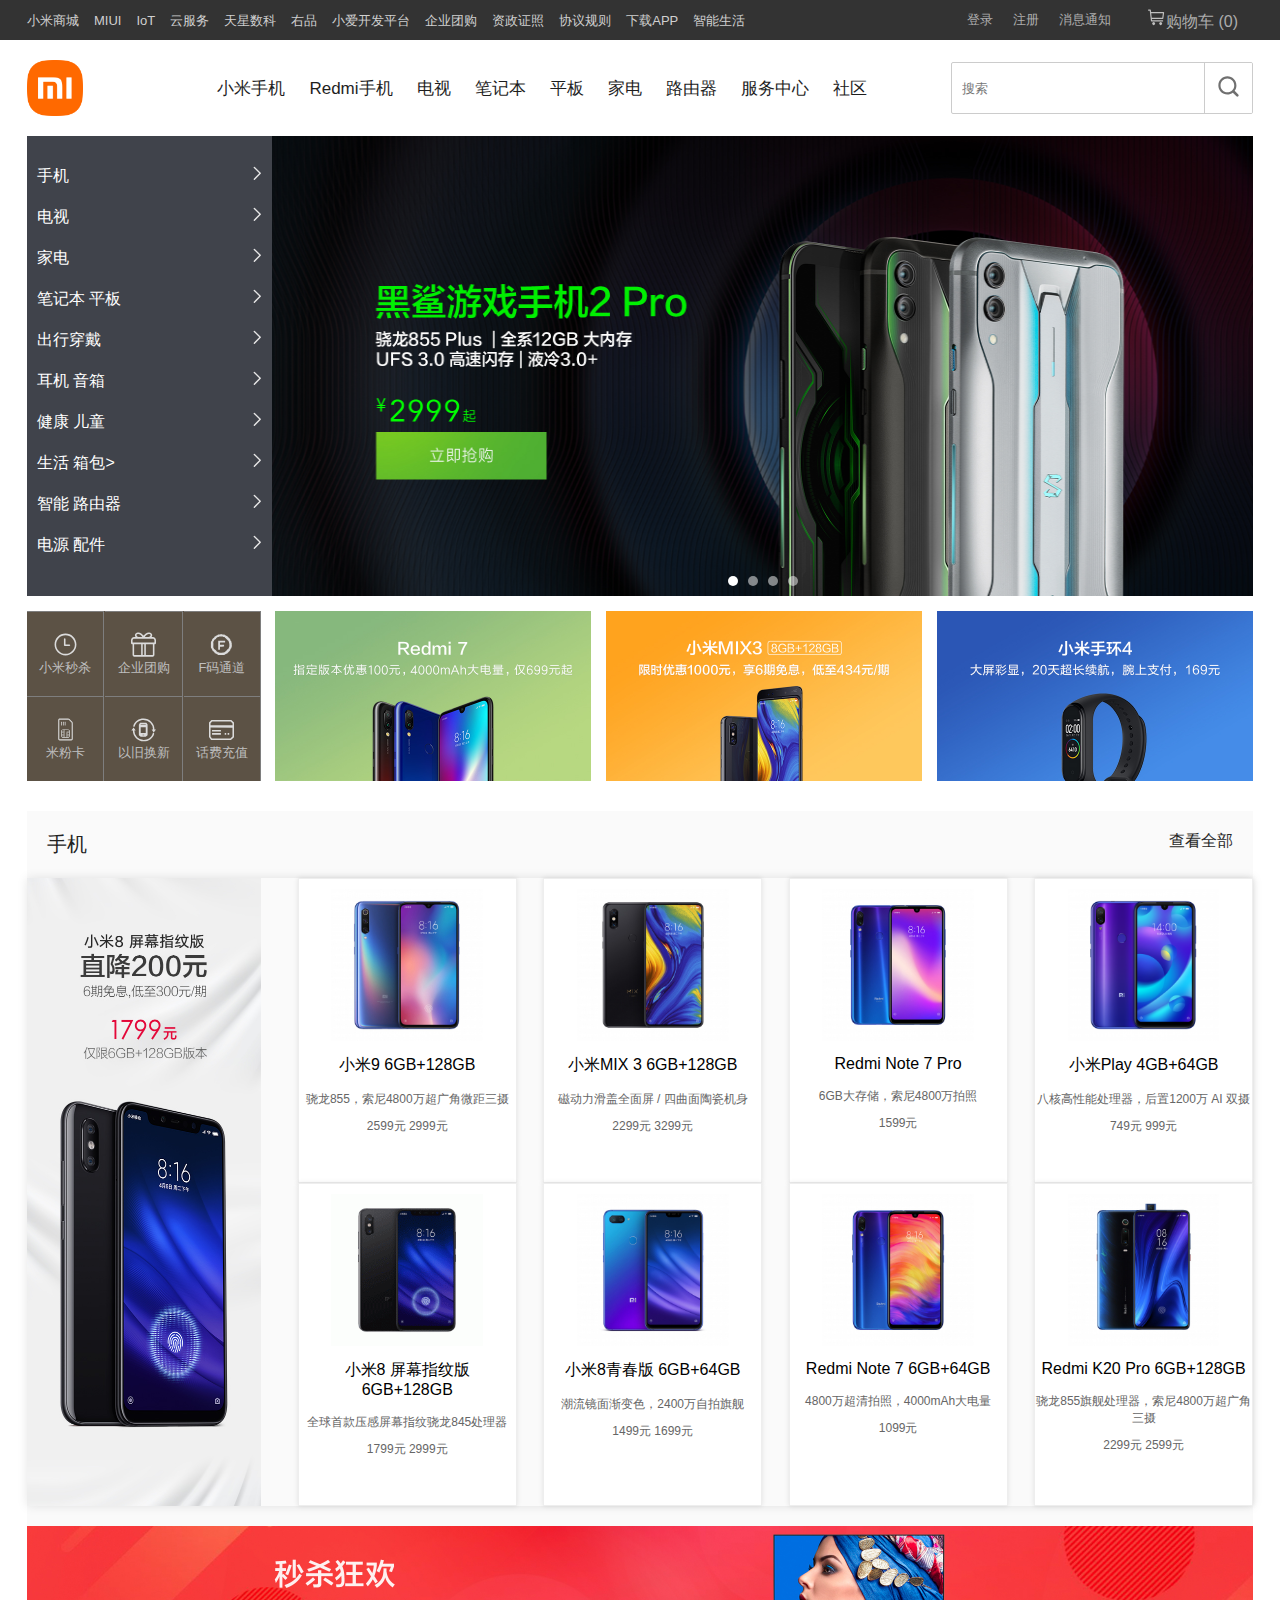
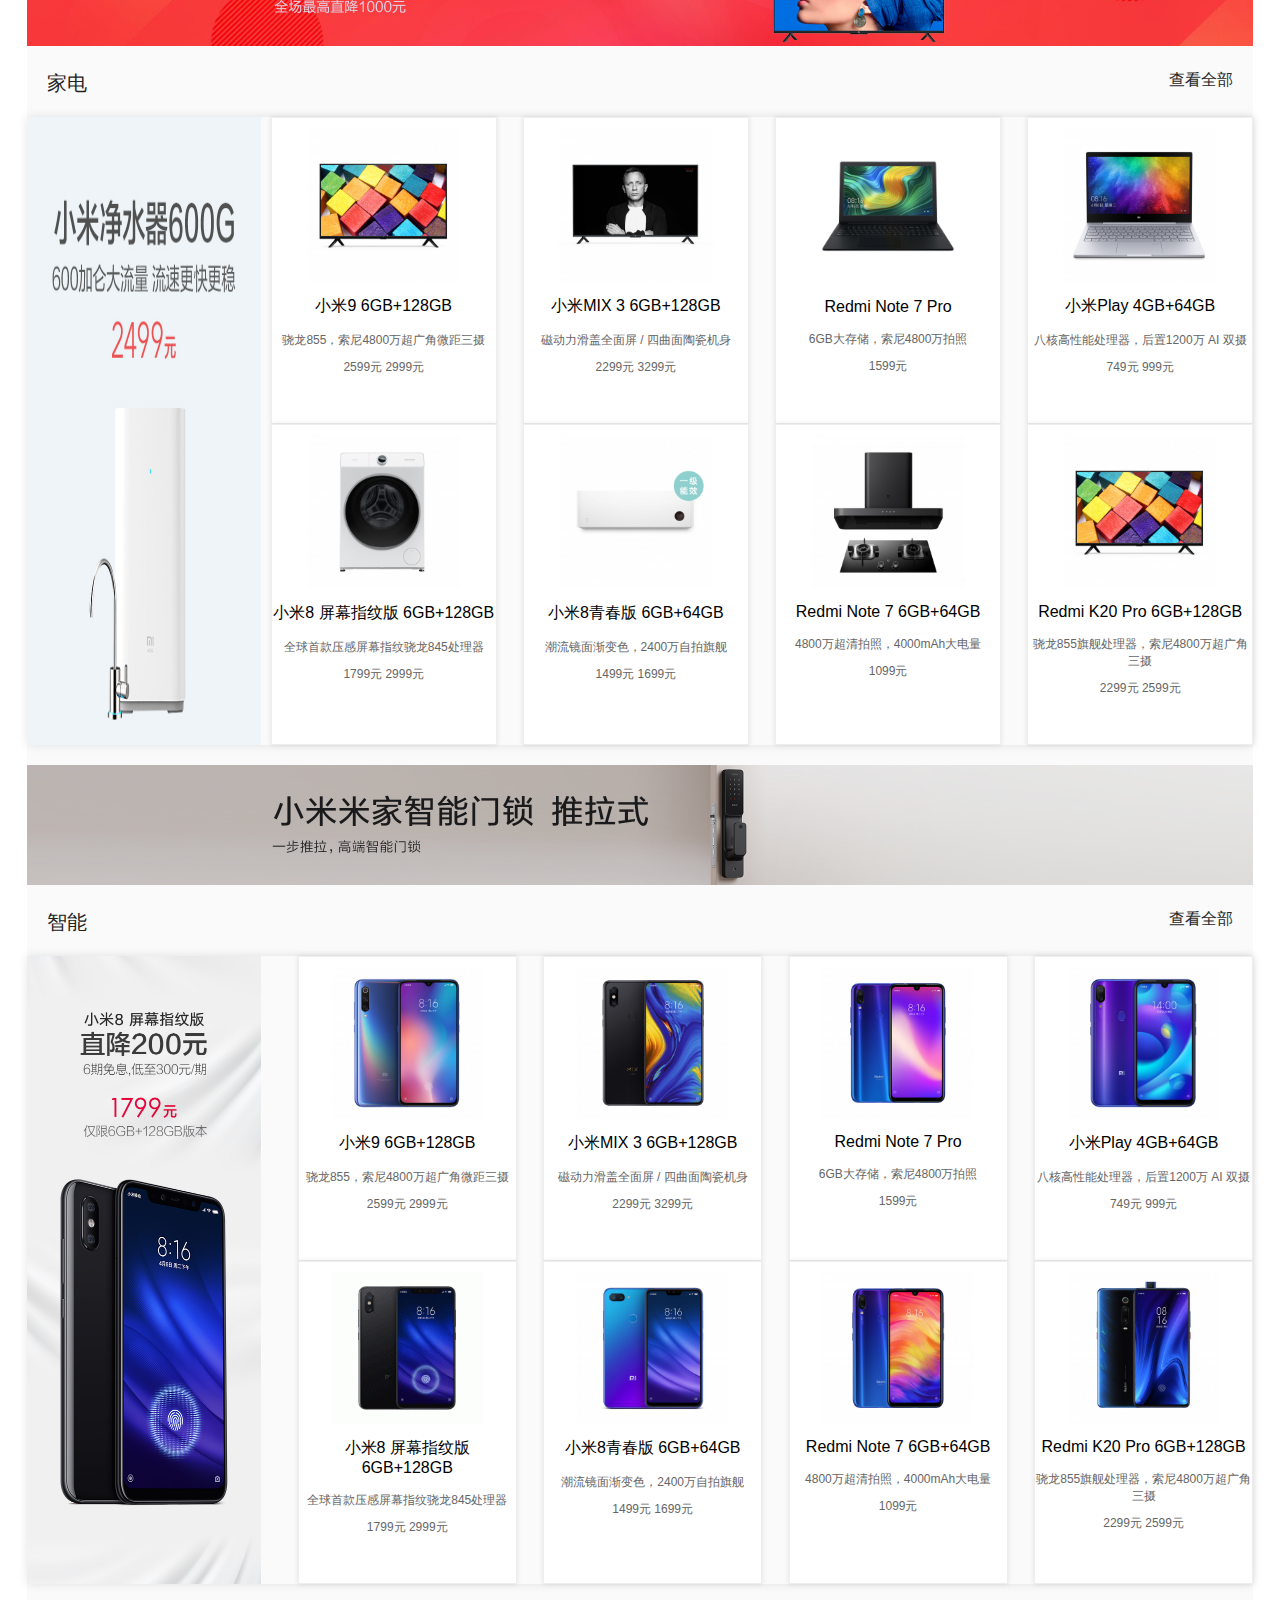
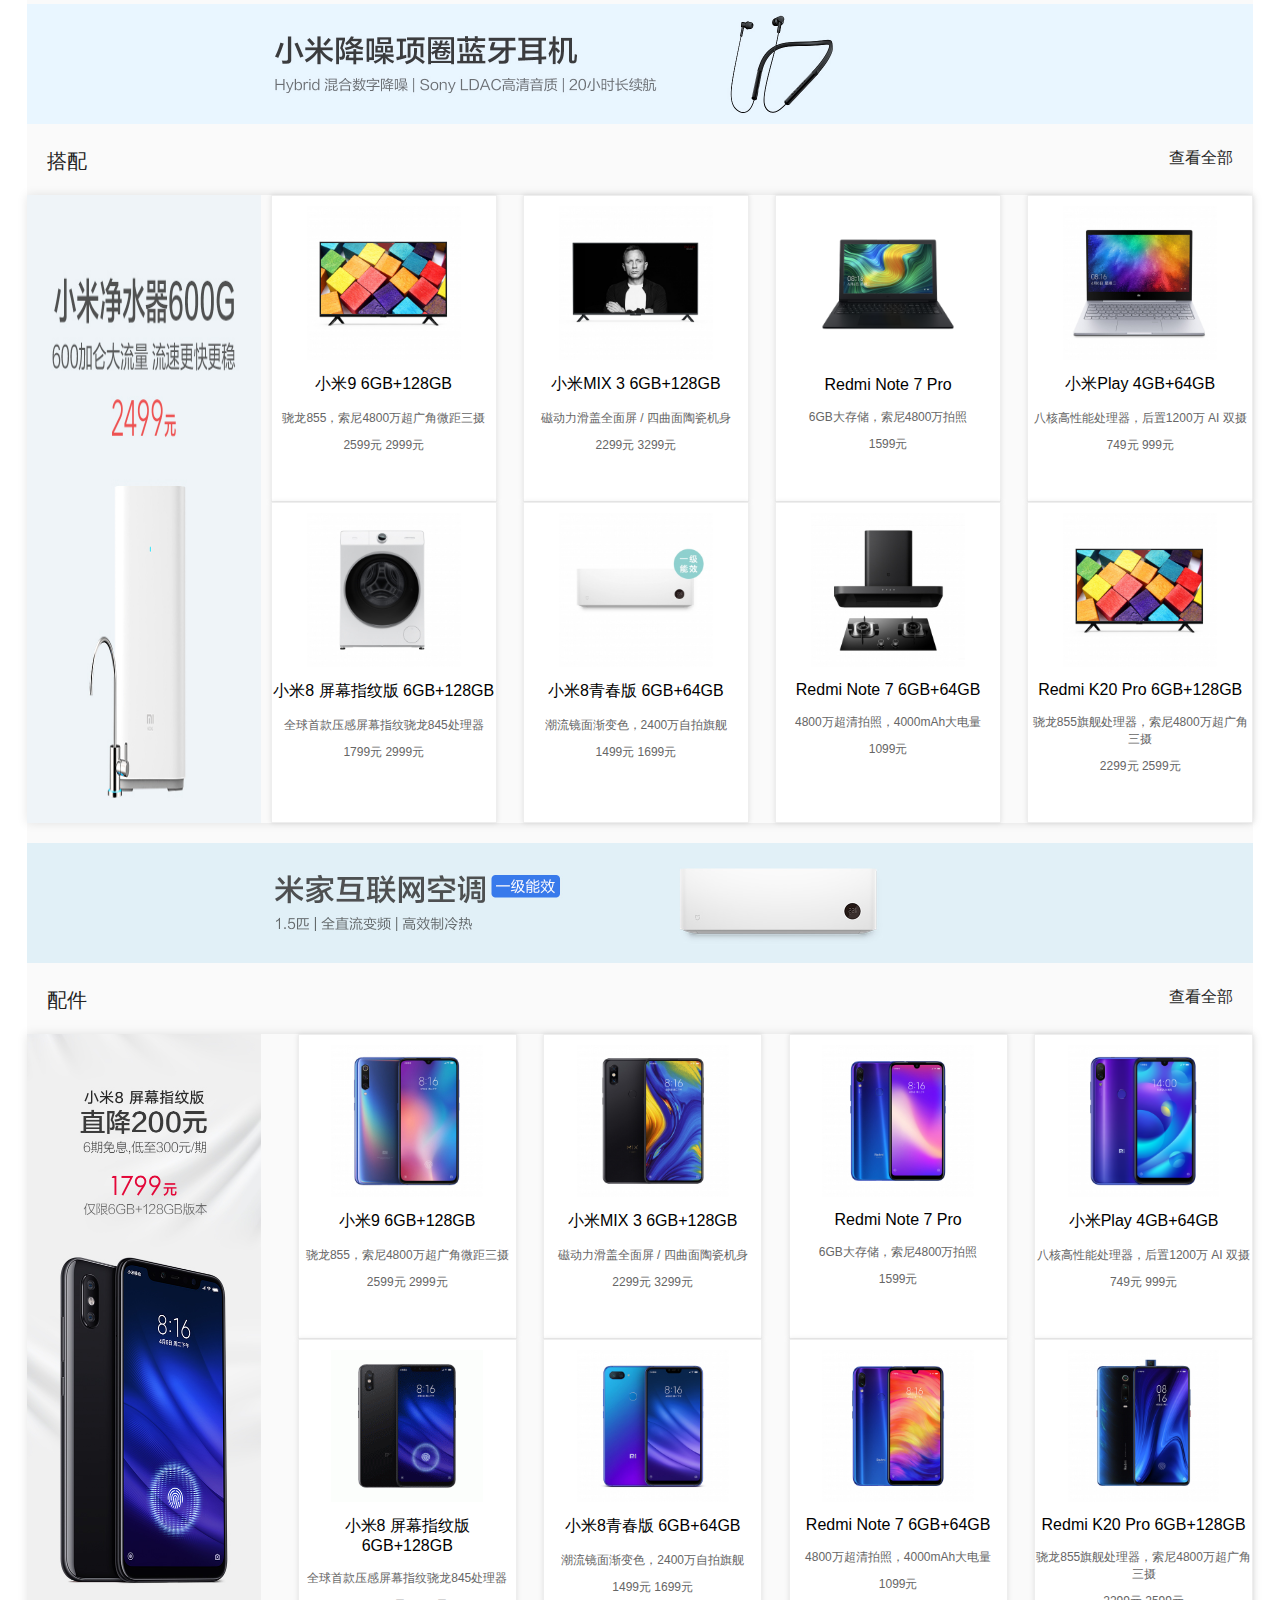
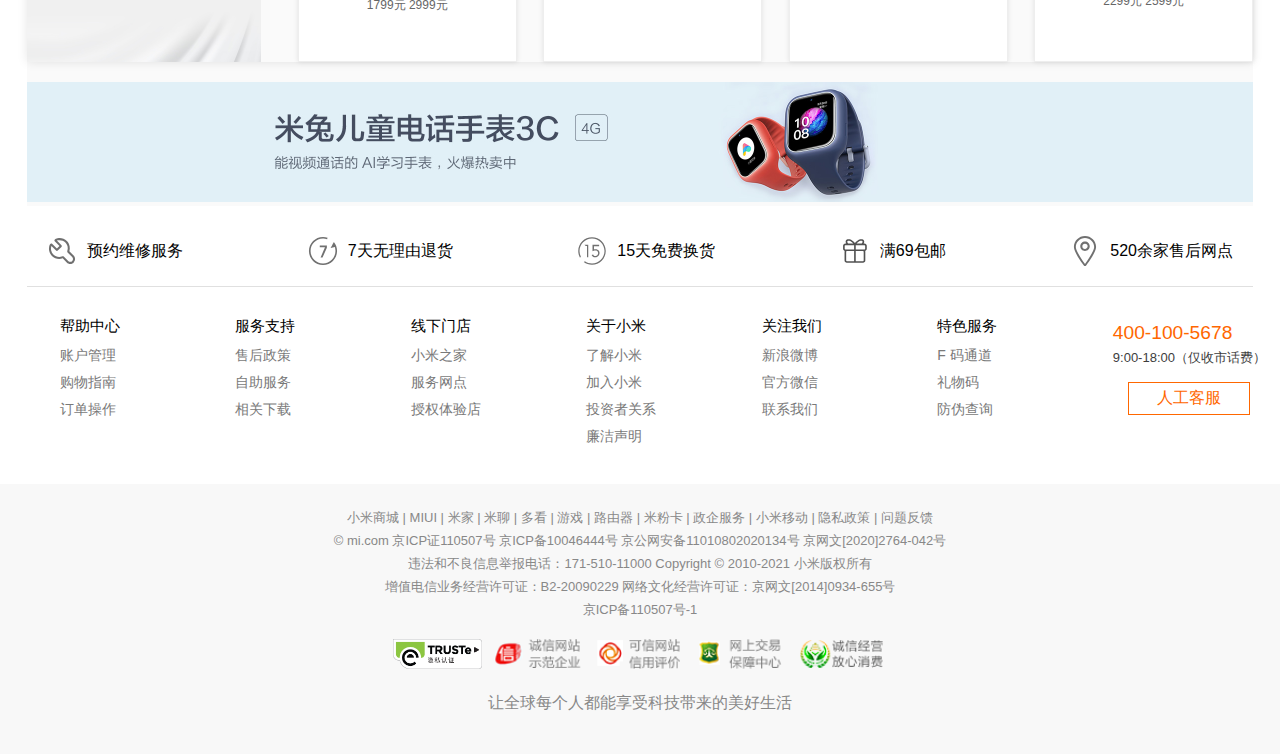
<file: index.html>
<!DOCTYPE html>
<html lang="en">

<head>
    <meta charset="UTF-8">
    <meta name="viewport" content="width=device-width, initial-scale=1.0">
    <title>小米商城</title>
    <link rel="stylesheet" href="css/index.css">
</head>

<body>
    <header>
        <div class="top-bar">
            <div class="top-bar-nav">
                <nav>
                    <ul>
                        <li><a href="#">小米商城</a></li>
                        <li><a href="#">MIUI</a></li>
                        <li><a href="#">IoT</a></li>
                        <li><a href="#">云服务</a></li>
                        <li><a href="#">天星数科</a></li>
                        <li><a href="#">右品</a></li>
                        <li><a href="#">小爱开发平台</a></li>
                        <li><a href="#">企业团购</a></li>
                        <li><a href="#">资政证照</a></li>
                        <li><a href="#">协议规则</a></li>
                        <li><a href="#">下载APP</a></li>
                        <li><a href="#">智能生活</a></li>
                    </ul>
                </nav>

                <div class="user-menu">
                    <div class="menu">
                        <a href="#" class="menu-item">登录</a>
                        <a href="#" class="menu-item">注册</a>
                        <a href="#" class="menu-item">消息通知</a>
                    </div>
                    <div class="cart">
                        <a href="cart.html" class="cart-item">
                            <svg t="1716475948877" class="icon" viewBox="0 0 1024 1024" version="1.1"
                                xmlns="http://www.w3.org/2000/svg" p-id="1739" width="20" height="20">
                                <path
                                    d="M920.99 266.85a29.984 29.984 0 0 0-22.58-10.25H260.03l-12.05-104.41c-1.75-15.14-14.56-26.56-29.8-26.56h-88.09c-16.57 0-30 13.43-30 30s13.43 30 30 30h61.35l60.99 528.59c1.75 15.14 14.56 26.56 29.8 26.56h567.83c16.57 0 30-13.43 30-30s-13.43-30-30-30H308.97l-7.96-69.01h557.65c15.02 0 27.73-11.11 29.73-26l39.75-295.17a30.035 30.035 0 0 0-7.15-23.75z m-88.56 284.91H294.08l-27.13-235.17h597.14l-31.66 235.17z"
                                    p-id="1740" fill="#bfbfbf"></path>
                                <path
                                    d="M338.558404 902.148081a75.76 75.76 0 1 0 107.138949-107.142689 75.76 75.76 0 1 0-107.138949 107.142689Z"
                                    p-id="1741" fill="#bfbfbf"></path>
                                <path
                                    d="M698.22704 902.152789a75.76 75.76 0 1 0 107.138949-107.14269 75.76 75.76 0 1 0-107.138949 107.14269Z"
                                    p-id="1742" fill="#bfbfbf"></path>
                            </svg>购物车 (0)
                        </a>
                        <div class="cart-dropdown">
                            <p>购物车中还没有商品，赶紧选购吧！</p>
                        </div>
                    </div>
                </div>


            </div>

        </div>

    </header>

    <main>

        <div class="logo-search">

            <div class="header-logo">
                <a class="logo" href="https://www.mi.com/index.html" title="小米官网">小米官网</a>
            </div>

            <nav class="main-nav">
                <ul>
                    <li><a href="#">小米手机</a></li>
                    <li><a href="#">Redmi手机</a></li>
                    <li><a href="#">电视</a></li>
                    <li><a href="#">笔记本</a></li>
                    <li><a href="#">平板</a></li>
                    <li><a href="#">家电</a></li>
                    <li><a href="#">路由器</a></li>
                    <li><a href="#">服务中心</a></li>
                    <li><a href="#">社区</a></li>
                </ul>
            </nav>

            <div class="search-bar">
                <input type="text" placeholder="搜索" class="search-input" />
                <button type="submit" class="search-button">
                    <svg t="1716634468022" class="icon" viewBox="0 0 1024 1024" version="1.1"
                        xmlns="http://www.w3.org/2000/svg" p-id="17277" width="25" height="25">
                        <path
                            d="M466.4 747.2c60.8 0 119.2-19.2 168-56l32.8-24 24-32.8c36.8-48.8 56-107.2 56-168 0-154.4-125.6-280.8-280.8-280.8s-280 126.4-280 280.8c0 155.2 125.6 280.8 280 280.8m408 180.8c-13.6 0-26.4-4.8-36.8-15.2L688.8 763.2c-61.6 46.4-138.4 73.6-221.6 73.6-205.6 0.8-371.2-165.6-371.2-370.4C96 261.6 261.6 96 466.4 96c204.8 0 370.4 165.6 370.4 370.4 0 83.2-27.2 160-73.6 221.6l149.6 149.6c20 20 20 53.6 0 73.6l-1.6 1.6c-9.6 10.4-23.2 15.2-36.8 15.2z"
                            fill="#707070" p-id="17278"></path>
                    </svg>
                </button>
            </div>
        </div>

        <div class="top-show">
            <nav class="sidebar">
                <ul class="nav">
                    <li>
                        <a href="#">手机
                            <svg t="1716629355594" class="icon" viewBox="0 0 1024 1024" version="1.1"
                                xmlns="http://www.w3.org/2000/svg" p-id="15319" width="15" height="15">
                                <path
                                    d="M534.826667 935.466667a47.36 47.36 0 0 1-66.986667-66.773334L835.413333 501.333333 467.84 133.973333a47.36 47.36 0 1 1 66.986667-66.773333l400.64 400.64a47.36 47.36 0 0 1 0 66.986667z"
                                    fill="#e6e6e6" p-id="15320"></path>
                            </svg>
                        </a>
                        <ul class="sub-nav">
                            <li>
                                <img src="images/phone1.png" alt="手机1" />
                                <a href="#">手机1</a>
                            </li>
                            <li>
                                <img src="images/phone2.png" alt="手机1" /><a href="#">手机2</a>
                            </li>
                            <li>
                                <img src="images/phone3.png" alt="手机1" /><a href="#">手机3</a>
                            </li>
                            <li>
                                <img src="images/phone4.png" alt="手机1" /><a href="#">手机4</a>
                            </li>
                            <li><img src="images/phone5.png" alt="手机1" /><a href="#">手机1</a></li>
                            <li><img src="images/phone7.png" alt="手机1" /><a href="#">手机2</a></li>
                            <li><img src="images/phone8.png" alt="手机1" /><a href="#">手机3</a></li>
                            <li><img src="images/phone9.png" alt="手机1" /><a href="#">手机4</a></li>
                            <li><img src="images/phone10.png" alt="手机1" /><a href="#">手机1</a></li>
                            <li><img src="images/phone11.png" alt="手机1" /><a href="#">手机2</a></li>
                            <li><img src="images/phone12.png" alt="手机1" /><a href="#">手机3</a></li>
                            <li><img src="images/phone13.png" alt="手机1" /><a href="#">手机4</a></li>
                            <li><img src="images/phone14.png" alt="手机1" /><a href="#">手机1</a></li>
                            <li><img src="images/phone15.png" alt="手机1" /><a href="#">手机2</a></li>
                            <li><img src="images/phone16.png" alt="手机1" /><a href="#">手机3</a></li>
                            <li><img src="images/phone17.png" alt="手机1" /><a href="#">手机4</a></li>
                            <li><img src="images/phone18.png" alt="手机1" /><a href="#">手机1</a></li>
                            <li><img src="images/phone19.png" alt="手机1" /><a href="#">手机2</a></li>
                            <li><img src="images/phone20.png" alt="手机1" /><a href="#">手机3</a></li>
                            <li><img src="images/phone21.png" alt="手机1" /><a href="#">手机4</a></li>
                            <li><img src="images/phone22.png" alt="手机1" /><a href="#">手机1</a></li>
                            <li><img src="images/phone23.png" alt="手机1" /><a href="#">手机2</a></li>
                            <li><img src="images/phone24.png" alt="手机1" /><a href="#">手机3</a></li>
                            <li><img src="images/phone25.png" alt="手机1" /><a href="#">手机4</a></li>
                        </ul>
                    </li>
                    <li>
                        <a href="#">电视 <svg t="1716629355594" class="icon" viewBox="0 0 1024 1024" version="1.1"
                                xmlns="http://www.w3.org/2000/svg" p-id="15319" width="15" height="15">
                                <path
                                    d="M534.826667 935.466667a47.36 47.36 0 0 1-66.986667-66.773334L835.413333 501.333333 467.84 133.973333a47.36 47.36 0 1 1 66.986667-66.773333l400.64 400.64a47.36 47.36 0 0 1 0 66.986667z"
                                    fill="#e6e6e6" p-id="15320"></path>
                            </svg></a>
                        <ul class="sub-nav">
                            <li>
                                <img src="images/TV1.png" alt="手机1" /><a href="#">手机1</a>
                            </li>
                            <li>
                                <img src="images/TV2.png" alt="手机1" /><a href="#">手机2</a>
                            </li>
                            <li>
                                <img src="images/TV3.png" alt="手机1" /><a href="#">手机3</a>
                            </li>
                            <li>
                                <img src="images/TV4.png" alt="手机1" /><a href="#">手机4</a>
                            </li>
                            <li><img src="images/TV5.png" alt="手机1" /><a href="#">手机1</a></li>
                            <li><img src="images/TV7.png" alt="手机1" /><a href="#">手机2</a></li>
                            <li><img src="images/TV8.png" alt="手机1" /><a href="#">手机3</a></li>
                            <li><img src="images/TV9.png" alt="手机1" /><a href="#">手机4</a></li>
                            <li><img src="images/TV10.png" alt="手机1" /><a href="#">手机1</a></li>
                            <li><img src="images/TV11.png" alt="手机1" /><a href="#">手机2</a></li>
                            <li><img src="images/TV12.png" alt="手机1" /><a href="#">手机3</a></li>
                            <li><img src="images/TV13.png" alt="手机1" /><a href="#">手机4</a></li>
                            <li><img src="images/TV14.png" alt="手机1" /><a href="#">手机1</a></li>
                            <li><img src="images/TV15.png" alt="手机1" /><a href="#">手机2</a></li>
                            <li><img src="images/phone16.png" alt="手机1" /><a href="#">手机3</a></li>
                            <li><img src="images/phone17.png" alt="手机1" /><a href="#">手机4</a></li>
                            <li><img src="images/phone18.png" alt="手机1" /><a href="#">手机1</a></li>
                            <li><img src="images/phone19.png" alt="手机1" /><a href="#">手机2</a></li>
                            <li><img src="images/phone20.png" alt="手机1" /><a href="#">手机3</a></li>
                            <li><img src="images/phone21.png" alt="手机1" /><a href="#">手机4</a></li>
                            <li><img src="images/phone22.png" alt="手机1" /><a href="#">手机1</a></li>
                            <li><img src="images/phone23.png" alt="手机1" /><a href="#">手机2</a></li>
                            <li><img src="images/phone24.png" alt="手机1" /><a href="#">手机3</a></li>
                            <li><img src="images/phone25.png" alt="手机1" /><a href="#">手机4</a></li>
                        </ul>
                    </li>
                    <li>
                        <a href="#">家电 <svg t="1716629355594" class="icon" viewBox="0 0 1024 1024" version="1.1"
                                xmlns="http://www.w3.org/2000/svg" p-id="15319" width="15" height="15">
                                <path
                                    d="M534.826667 935.466667a47.36 47.36 0 0 1-66.986667-66.773334L835.413333 501.333333 467.84 133.973333a47.36 47.36 0 1 1 66.986667-66.773333l400.64 400.64a47.36 47.36 0 0 1 0 66.986667z"
                                    fill="#e6e6e6" p-id="15320"></path>
                            </svg></a>
                        <ul class="sub-nav">
                            <li>
                                <img src="images/phone1.png" alt="手机1" />
                                <a href="#">手机1</a>
                            </li>
                            <li>
                                <img src="images/phone2.png" alt="手机1" /><a href="#">手机2</a>
                            </li>
                            <li>
                                <img src="images/phone3.png" alt="手机1" /><a href="#">手机3</a>
                            </li>
                            <li>
                                <img src="images/phone4.png" alt="手机1" /><a href="#">手机4</a>
                            </li>
                            <li><img src="images/phone5.png" alt="手机1" /><a href="#">手机1</a></li>
                            <li><img src="images/phone7.png" alt="手机1" /><a href="#">手机2</a></li>
                            <li><img src="images/phone8.png" alt="手机1" /><a href="#">手机3</a></li>
                            <li><img src="images/phone9.png" alt="手机1" /><a href="#">手机4</a></li>
                            <li><img src="images/phone10.png" alt="手机1" /><a href="#">手机1</a></li>
                            <li><img src="images/phone11.png" alt="手机1" /><a href="#">手机2</a></li>
                            <li><img src="images/phone12.png" alt="手机1" /><a href="#">手机3</a></li>
                            <li><img src="images/phone13.png" alt="手机1" /><a href="#">手机4</a></li>
                            <li><img src="images/phone14.png" alt="手机1" /><a href="#">手机1</a></li>
                            <li><img src="images/phone15.png" alt="手机1" /><a href="#">手机2</a></li>
                            <li><img src="images/phone16.png" alt="手机1" /><a href="#">手机3</a></li>
                            <li><img src="images/phone17.png" alt="手机1" /><a href="#">手机4</a></li>
                            <li><img src="images/phone18.png" alt="手机1" /><a href="#">手机1</a></li>
                            <li><img src="images/phone19.png" alt="手机1" /><a href="#">手机2</a></li>
                            <li><img src="images/phone20.png" alt="手机1" /><a href="#">手机3</a></li>
                            <li><img src="images/phone21.png" alt="手机1" /><a href="#">手机4</a></li>
                            <li><img src="images/phone22.png" alt="手机1" /><a href="#">手机1</a></li>
                            <li><img src="images/phone23.png" alt="手机1" /><a href="#">手机2</a></li>
                            <li><img src="images/phone24.png" alt="手机1" /><a href="#">手机3</a></li>
                            <li><img src="images/phone25.png" alt="手机1" /><a href="#">手机4</a></li>
                        </ul>
                    </li>

                    <li>
                        <a href="#">笔记本 平板 <svg t="1716629355594" class="icon" viewBox="0 0 1024 1024" version="1.1"
                                xmlns="http://www.w3.org/2000/svg" p-id="15319" width="15" height="15">
                                <path
                                    d="M534.826667 935.466667a47.36 47.36 0 0 1-66.986667-66.773334L835.413333 501.333333 467.84 133.973333a47.36 47.36 0 1 1 66.986667-66.773333l400.64 400.64a47.36 47.36 0 0 1 0 66.986667z"
                                    fill="#e6e6e6" p-id="15320"></path>
                            </svg></a>
                        <ul class="sub-nav">
                            <li>
                                <img src="images/TV1.png" alt="手机1" /><a href="#">手机1</a>
                            </li>
                            <li>
                                <img src="images/TV2.png" alt="手机1" /><a href="#">手机2</a>
                            </li>
                            <li>
                                <img src="images/TV3.png" alt="手机1" /><a href="#">手机3</a>
                            </li>
                            <li>
                                <img src="images/TV4.png" alt="手机1" /><a href="#">手机4</a>
                            </li>
                            <li><img src="images/TV5.png" alt="手机1" /><a href="#">手机1</a></li>
                            <li><img src="images/TV7.png" alt="手机1" /><a href="#">手机2</a></li>
                            <li><img src="images/TV8.png" alt="手机1" /><a href="#">手机3</a></li>
                            <li><img src="images/TV9.png" alt="手机1" /><a href="#">手机4</a></li>
                            <li><img src="images/TV10.png" alt="手机1" /><a href="#">手机1</a></li>
                            <li><img src="images/TV11.png" alt="手机1" /><a href="#">手机2</a></li>
                            <li><img src="images/TV12.png" alt="手机1" /><a href="#">手机3</a></li>
                            <li><img src="images/TV13.png" alt="手机1" /><a href="#">手机4</a></li>
                            <li><img src="images/TV14.png" alt="手机1" /><a href="#">手机1</a></li>
                            <li><img src="images/TV15.png" alt="手机1" /><a href="#">手机2</a></li>
                            <li><img src="images/phone16.png" alt="手机1" /><a href="#">手机3</a></li>
                            <li><img src="images/phone17.png" alt="手机1" /><a href="#">手机4</a></li>
                            <li><img src="images/phone18.png" alt="手机1" /><a href="#">手机1</a></li>
                            <li><img src="images/phone19.png" alt="手机1" /><a href="#">手机2</a></li>
                            <li><img src="images/phone20.png" alt="手机1" /><a href="#">手机3</a></li>
                            <li><img src="images/phone21.png" alt="手机1" /><a href="#">手机4</a></li>
                            <li><img src="images/phone22.png" alt="手机1" /><a href="#">手机1</a></li>
                            <li><img src="images/phone23.png" alt="手机1" /><a href="#">手机2</a></li>
                            <li><img src="images/phone24.png" alt="手机1" /><a href="#">手机3</a></li>
                            <li><img src="images/phone25.png" alt="手机1" /><a href="#">手机4</a></li>
                        </ul>
                    </li>
                    <li>
                        <a href="#">出行穿戴 <svg t="1716629355594" class="icon" viewBox="0 0 1024 1024" version="1.1"
                                xmlns="http://www.w3.org/2000/svg" p-id="15319" width="15" height="15">
                                <path
                                    d="M534.826667 935.466667a47.36 47.36 0 0 1-66.986667-66.773334L835.413333 501.333333 467.84 133.973333a47.36 47.36 0 1 1 66.986667-66.773333l400.64 400.64a47.36 47.36 0 0 1 0 66.986667z"
                                    fill="#e6e6e6" p-id="15320"></path>
                            </svg></a>
                        <ul class="sub-nav">
                            <li>
                                <img src="images/phone1.png" alt="手机1" />
                                <a href="#">手机1</a>
                            </li>
                            <li>
                                <img src="images/phone2.png" alt="手机1" /><a href="#">手机2</a>
                            </li>
                            <li>
                                <img src="images/phone3.png" alt="手机1" /><a href="#">手机3</a>
                            </li>
                            <li>
                                <img src="images/phone4.png" alt="手机1" /><a href="#">手机4</a>
                            </li>
                            <li><img src="images/phone5.png" alt="手机1" /><a href="#">手机1</a></li>
                            <li><img src="images/phone7.png" alt="手机1" /><a href="#">手机2</a></li>
                            <li><img src="images/phone8.png" alt="手机1" /><a href="#">手机3</a></li>
                            <li><img src="images/phone9.png" alt="手机1" /><a href="#">手机4</a></li>
                            <li><img src="images/phone10.png" alt="手机1" /><a href="#">手机1</a></li>
                            <li><img src="images/phone11.png" alt="手机1" /><a href="#">手机2</a></li>
                            <li><img src="images/phone12.png" alt="手机1" /><a href="#">手机3</a></li>
                            <li><img src="images/phone13.png" alt="手机1" /><a href="#">手机4</a></li>
                            <li><img src="images/phone14.png" alt="手机1" /><a href="#">手机1</a></li>
                            <li><img src="images/phone15.png" alt="手机1" /><a href="#">手机2</a></li>
                            <li><img src="images/phone16.png" alt="手机1" /><a href="#">手机3</a></li>
                            <li><img src="images/phone17.png" alt="手机1" /><a href="#">手机4</a></li>
                            <li><img src="images/phone18.png" alt="手机1" /><a href="#">手机1</a></li>
                            <li><img src="images/phone19.png" alt="手机1" /><a href="#">手机2</a></li>
                            <li><img src="images/phone20.png" alt="手机1" /><a href="#">手机3</a></li>
                            <li><img src="images/phone21.png" alt="手机1" /><a href="#">手机4</a></li>
                            <li><img src="images/phone22.png" alt="手机1" /><a href="#">手机1</a></li>
                            <li><img src="images/phone23.png" alt="手机1" /><a href="#">手机2</a></li>
                            <li><img src="images/phone24.png" alt="手机1" /><a href="#">手机3</a></li>
                            <li><img src="images/phone25.png" alt="手机1" /><a href="#">手机4</a></li>
                        </ul>
                    </li>
                    <li><a href="#">耳机 音箱 <svg t="1716629355594" class="icon" viewBox="0 0 1024 1024" version="1.1"
                                xmlns="http://www.w3.org/2000/svg" p-id="15319" width="15" height="15">
                                <path
                                    d="M534.826667 935.466667a47.36 47.36 0 0 1-66.986667-66.773334L835.413333 501.333333 467.84 133.973333a47.36 47.36 0 1 1 66.986667-66.773333l400.64 400.64a47.36 47.36 0 0 1 0 66.986667z"
                                    fill="#e6e6e6" p-id="15320"></path>
                            </svg></a>
                        <ul class="sub-nav">
                            <li>
                                <img src="images/TV1.png" alt="手机1" /><a href="#">手机1</a>
                            </li>
                            <li>
                                <img src="images/TV2.png" alt="手机1" /><a href="#">手机2</a>
                            </li>
                            <li>
                                <img src="images/TV3.png" alt="手机1" /><a href="#">手机3</a>
                            </li>
                            <li>
                                <img src="images/TV4.png" alt="手机1" /><a href="#">手机4</a>
                            </li>
                            <li><img src="images/TV5.png" alt="手机1" /><a href="#">手机1</a></li>
                            <li><img src="images/TV7.png" alt="手机1" /><a href="#">手机2</a></li>
                            <li><img src="images/TV8.png" alt="手机1" /><a href="#">手机3</a></li>
                            <li><img src="images/TV9.png" alt="手机1" /><a href="#">手机4</a></li>
                            <li><img src="images/TV10.png" alt="手机1" /><a href="#">手机1</a></li>
                            <li><img src="images/TV11.png" alt="手机1" /><a href="#">手机2</a></li>
                            <li><img src="images/TV12.png" alt="手机1" /><a href="#">手机3</a></li>
                            <li><img src="images/TV13.png" alt="手机1" /><a href="#">手机4</a></li>
                            <li><img src="images/TV14.png" alt="手机1" /><a href="#">手机1</a></li>
                            <li><img src="images/TV15.png" alt="手机1" /><a href="#">手机2</a></li>
                            <li><img src="images/phone16.png" alt="手机1" /><a href="#">手机3</a></li>
                            <li><img src="images/phone17.png" alt="手机1" /><a href="#">手机4</a></li>
                            <li><img src="images/phone18.png" alt="手机1" /><a href="#">手机1</a></li>
                            <li><img src="images/phone19.png" alt="手机1" /><a href="#">手机2</a></li>
                            <li><img src="images/phone20.png" alt="手机1" /><a href="#">手机3</a></li>
                            <li><img src="images/phone21.png" alt="手机1" /><a href="#">手机4</a></li>
                            <li><img src="images/phone22.png" alt="手机1" /><a href="#">手机1</a></li>
                            <li><img src="images/phone23.png" alt="手机1" /><a href="#">手机2</a></li>
                            <li><img src="images/phone24.png" alt="手机1" /><a href="#">手机3</a></li>
                            <li><img src="images/phone25.png" alt="手机1" /><a href="#">手机4</a></li>
                        </ul>
                    </li>
                    <li><a href="#">健康 儿童 <svg t="1716629355594" class="icon" viewBox="0 0 1024 1024" version="1.1"
                                xmlns="http://www.w3.org/2000/svg" p-id="15319" width="15" height="15">
                                <path
                                    d="M534.826667 935.466667a47.36 47.36 0 0 1-66.986667-66.773334L835.413333 501.333333 467.84 133.973333a47.36 47.36 0 1 1 66.986667-66.773333l400.64 400.64a47.36 47.36 0 0 1 0 66.986667z"
                                    fill="#e6e6e6" p-id="15320"></path>
                            </svg></a>
                        <ul class="sub-nav">
                            <li>
                                <img src="images/phone1.png" alt="手机1" />
                                <a href="#">手机1</a>
                            </li>
                            <li>
                                <img src="images/phone2.png" alt="手机1" /><a href="#">手机2</a>
                            </li>
                            <li>
                                <img src="images/phone3.png" alt="手机1" /><a href="#">手机3</a>
                            </li>
                            <li>
                                <img src="images/phone4.png" alt="手机1" /><a href="#">手机4</a>
                            </li>
                            <li><img src="images/phone5.png" alt="手机1" /><a href="#">手机1</a></li>
                            <li><img src="images/phone7.png" alt="手机1" /><a href="#">手机2</a></li>
                            <li><img src="images/phone8.png" alt="手机1" /><a href="#">手机3</a></li>
                            <li><img src="images/phone9.png" alt="手机1" /><a href="#">手机4</a></li>
                            <li><img src="images/phone10.png" alt="手机1" /><a href="#">手机1</a></li>
                            <li><img src="images/phone11.png" alt="手机1" /><a href="#">手机2</a></li>
                            <li><img src="images/phone12.png" alt="手机1" /><a href="#">手机3</a></li>
                            <li><img src="images/phone13.png" alt="手机1" /><a href="#">手机4</a></li>
                            <li><img src="images/phone14.png" alt="手机1" /><a href="#">手机1</a></li>
                            <li><img src="images/phone15.png" alt="手机1" /><a href="#">手机2</a></li>
                            <li><img src="images/phone16.png" alt="手机1" /><a href="#">手机3</a></li>
                            <li><img src="images/phone17.png" alt="手机1" /><a href="#">手机4</a></li>
                            <li><img src="images/phone18.png" alt="手机1" /><a href="#">手机1</a></li>
                            <li><img src="images/phone19.png" alt="手机1" /><a href="#">手机2</a></li>
                            <li><img src="images/phone20.png" alt="手机1" /><a href="#">手机3</a></li>
                            <li><img src="images/phone21.png" alt="手机1" /><a href="#">手机4</a></li>
                            <li><img src="images/phone22.png" alt="手机1" /><a href="#">手机1</a></li>
                            <li><img src="images/phone23.png" alt="手机1" /><a href="#">手机2</a></li>
                            <li><img src="images/phone24.png" alt="手机1" /><a href="#">手机3</a></li>
                            <li><img src="images/phone25.png" alt="手机1" /><a href="#">手机4</a></li>
                        </ul>
                    </li>
                    <li><a href="#">生活 箱包> <svg t="1716629355594" class="icon" viewBox="0 0 1024 1024" version="1.1"
                                xmlns="http://www.w3.org/2000/svg" p-id="15319" width="15" height="15">
                                <path
                                    d="M534.826667 935.466667a47.36 47.36 0 0 1-66.986667-66.773334L835.413333 501.333333 467.84 133.973333a47.36 47.36 0 1 1 66.986667-66.773333l400.64 400.64a47.36 47.36 0 0 1 0 66.986667z"
                                    fill="#e6e6e6" p-id="15320"></path>
                            </svg></a>
                        <ul class="sub-nav">
                            <li>
                                <img src="images/phone1.png" alt="手机1" />
                                <a href="#">手机1</a>
                            </li>
                            <li>
                                <img src="images/phone2.png" alt="手机1" /><a href="#">手机2</a>
                            </li>
                            <li>
                                <img src="images/phone3.png" alt="手机1" /><a href="#">手机3</a>
                            </li>
                            <li>
                                <img src="images/phone4.png" alt="手机1" /><a href="#">手机4</a>
                            </li>
                            <li><img src="images/phone5.png" alt="手机1" /><a href="#">手机1</a></li>
                            <li><img src="images/phone7.png" alt="手机1" /><a href="#">手机2</a></li>
                            <li><img src="images/phone8.png" alt="手机1" /><a href="#">手机3</a></li>
                            <li><img src="images/phone9.png" alt="手机1" /><a href="#">手机4</a></li>
                            <li><img src="images/phone10.png" alt="手机1" /><a href="#">手机1</a></li>
                            <li><img src="images/phone11.png" alt="手机1" /><a href="#">手机2</a></li>
                            <li><img src="images/phone12.png" alt="手机1" /><a href="#">手机3</a></li>
                            <li><img src="images/phone13.png" alt="手机1" /><a href="#">手机4</a></li>
                            <li><img src="images/phone14.png" alt="手机1" /><a href="#">手机1</a></li>
                            <li><img src="images/phone15.png" alt="手机1" /><a href="#">手机2</a></li>
                            <li><img src="images/phone16.png" alt="手机1" /><a href="#">手机3</a></li>
                            <li><img src="images/phone17.png" alt="手机1" /><a href="#">手机4</a></li>
                            <li><img src="images/phone18.png" alt="手机1" /><a href="#">手机1</a></li>
                            <li><img src="images/phone19.png" alt="手机1" /><a href="#">手机2</a></li>
                            <li><img src="images/phone20.png" alt="手机1" /><a href="#">手机3</a></li>
                            <li><img src="images/phone21.png" alt="手机1" /><a href="#">手机4</a></li>
                            <li><img src="images/phone22.png" alt="手机1" /><a href="#">手机1</a></li>
                            <li><img src="images/phone23.png" alt="手机1" /><a href="#">手机2</a></li>
                            <li><img src="images/phone24.png" alt="手机1" /><a href="#">手机3</a></li>
                            <li><img src="images/phone25.png" alt="手机1" /><a href="#">手机4</a></li>
                        </ul>
                    </li>
                    <li><a href="#">智能 路由器 <svg t="1716629355594" class="icon" viewBox="0 0 1024 1024" version="1.1"
                                xmlns="http://www.w3.org/2000/svg" p-id="15319" width="15" height="15">
                                <path
                                    d="M534.826667 935.466667a47.36 47.36 0 0 1-66.986667-66.773334L835.413333 501.333333 467.84 133.973333a47.36 47.36 0 1 1 66.986667-66.773333l400.64 400.64a47.36 47.36 0 0 1 0 66.986667z"
                                    fill="#e6e6e6" p-id="15320"></path>
                            </svg></a>
                        <ul class="sub-nav">
                            <li>
                                <img src="images/TV1.png" alt="手机1" /><a href="#">手机1</a>
                            </li>
                            <li>
                                <img src="images/TV2.png" alt="手机1" /><a href="#">手机2</a>
                            </li>
                            <li>
                                <img src="images/TV3.png" alt="手机1" /><a href="#">手机3</a>
                            </li>
                            <li>
                                <img src="images/TV4.png" alt="手机1" /><a href="#">手机4</a>
                            </li>
                            <li><img src="images/TV5.png" alt="手机1" /><a href="#">手机1</a></li>
                            <li><img src="images/TV7.png" alt="手机1" /><a href="#">手机2</a></li>
                            <li><img src="images/TV8.png" alt="手机1" /><a href="#">手机3</a></li>
                            <li><img src="images/TV9.png" alt="手机1" /><a href="#">手机4</a></li>
                            <li><img src="images/TV10.png" alt="手机1" /><a href="#">手机1</a></li>
                            <li><img src="images/TV11.png" alt="手机1" /><a href="#">手机2</a></li>
                            <li><img src="images/TV12.png" alt="手机1" /><a href="#">手机3</a></li>
                            <li><img src="images/TV13.png" alt="手机1" /><a href="#">手机4</a></li>
                            <li><img src="images/TV14.png" alt="手机1" /><a href="#">手机1</a></li>
                            <li><img src="images/TV15.png" alt="手机1" /><a href="#">手机2</a></li>
                            <li><img src="images/phone16.png" alt="手机1" /><a href="#">手机3</a></li>
                            <li><img src="images/phone17.png" alt="手机1" /><a href="#">手机4</a></li>
                            <li><img src="images/phone18.png" alt="手机1" /><a href="#">手机1</a></li>
                            <li><img src="images/phone19.png" alt="手机1" /><a href="#">手机2</a></li>
                            <li><img src="images/phone20.png" alt="手机1" /><a href="#">手机3</a></li>
                            <li><img src="images/phone21.png" alt="手机1" /><a href="#">手机4</a></li>
                            <li><img src="images/phone22.png" alt="手机1" /><a href="#">手机1</a></li>
                            <li><img src="images/phone23.png" alt="手机1" /><a href="#">手机2</a></li>
                            <li><img src="images/phone24.png" alt="手机1" /><a href="#">手机3</a></li>
                            <li><img src="images/phone25.png" alt="手机1" /><a href="#">手机4</a></li>
                        </ul>
                    </li>
                    <li><a href="#">电源 配件 <svg t="1716629355594" class="icon" viewBox="0 0 1024 1024" version="1.1"
                                xmlns="http://www.w3.org/2000/svg" p-id="15319" width="15" height="15">
                                <path
                                    d="M534.826667 935.466667a47.36 47.36 0 0 1-66.986667-66.773334L835.413333 501.333333 467.84 133.973333a47.36 47.36 0 1 1 66.986667-66.773333l400.64 400.64a47.36 47.36 0 0 1 0 66.986667z"
                                    fill="#e6e6e6" p-id="15320"></path>
                            </svg></a>
                        <ul class="sub-nav">
                            <li>
                                <img src="images/phone1.png" alt="手机1" />
                                <a href="#">手机1</a>
                            </li>
                            <li>
                                <img src="images/phone2.png" alt="手机1" /><a href="#">手机2</a>
                            </li>
                            <li>
                                <img src="images/phone3.png" alt="手机1" /><a href="#">手机3</a>
                            </li>
                            <li>
                                <img src="images/phone4.png" alt="手机1" /><a href="#">手机4</a>
                            </li>
                            <li><img src="images/phone5.png" alt="手机1" /><a href="#">手机1</a></li>
                            <li><img src="images/phone7.png" alt="手机1" /><a href="#">手机2</a></li>
                            <li><img src="images/phone8.png" alt="手机1" /><a href="#">手机3</a></li>
                            <li><img src="images/phone9.png" alt="手机1" /><a href="#">手机4</a></li>
                            <li><img src="images/phone10.png" alt="手机1" /><a href="#">手机1</a></li>
                            <li><img src="images/phone11.png" alt="手机1" /><a href="#">手机2</a></li>
                            <li><img src="images/phone12.png" alt="手机1" /><a href="#">手机3</a></li>
                            <li><img src="images/phone13.png" alt="手机1" /><a href="#">手机4</a></li>
                            <li><img src="images/phone14.png" alt="手机1" /><a href="#">手机1</a></li>
                            <li><img src="images/phone15.png" alt="手机1" /><a href="#">手机2</a></li>
                            <li><img src="images/phone16.png" alt="手机1" /><a href="#">手机3</a></li>
                            <li><img src="images/phone17.png" alt="手机1" /><a href="#">手机4</a></li>
                            <li><img src="images/phone18.png" alt="手机1" /><a href="#">手机1</a></li>
                            <li><img src="images/phone19.png" alt="手机1" /><a href="#">手机2</a></li>
                            <li><img src="images/phone20.png" alt="手机1" /><a href="#">手机3</a></li>
                            <li><img src="images/phone21.png" alt="手机1" /><a href="#">手机4</a></li>
                            <li><img src="images/phone22.png" alt="手机1" /><a href="#">手机1</a></li>
                            <li><img src="images/phone23.png" alt="手机1" /><a href="#">手机2</a></li>
                            <li><img src="images/phone24.png" alt="手机1" /><a href="#">手机3</a></li>
                            <li><img src="images/phone25.png" alt="手机1" /><a href="#">手机4</a></li>
                        </ul>
                    </li>
                </ul>
            </nav>
            <div class="top-show-img">
                <div class="carousel">
                    <div class="carousel-inner">
                        <div class="carousel-item active">
                            <img src="images/top-show1.jpg" alt="主页热门显示1" />
                        </div>
                        <div class="carousel-item">
                            <img src="images/top-show2.jpg" alt="主页热门显示2" />
                        </div>
                        <div class="carousel-item">
                            <img src="images/top-show3.jpg" alt="主页热门显示3" />
                        </div>
                        <div class="carousel-item">
                            <img src="images/top-show4.jpg" alt="主页热门显示3" />
                        </div>
                    </div>
                    <div class="carousel-indicators">
                        <span class="indicator active" data-slide-to="0"></span>
                        <span class="indicator" data-slide-to="1"></span>
                        <span class="indicator" data-slide-to="2"></span>
                        <span class="indicator" data-slide-to="3"></span>
                    </div>
                </div>

            </div>


        </div>

        <div class="top-container">
            <div class="navigation">
                <div class="nav-item">
                    <svg t="1716626533840" class="icon" viewBox="0 0 1024 1024" version="1.1"
                        xmlns="http://www.w3.org/2000/svg" p-id="2739" width="25" height="25">
                        <path
                            d="M511.913993 63.989249c-247.012263 0-447.924744 200.912481-447.924744 447.924744s200.912481 447.924744 447.924744 447.924744 447.924744-200.912481 447.924744-447.924744S758.926256 63.989249 511.913993 63.989249zM511.913993 895.677474c-211.577356 0-383.763481-172.186125-383.763481-383.763481 0-211.577356 172.014111-383.763481 383.763481-383.763481s383.763481 172.014111 383.763481 383.763481S723.491349 895.677474 511.913993 895.677474z"
                            fill="#dbdbdb" p-id="2740"></path>
                        <path
                            d="M672.05913 511.913993l-159.973123 0L512.086007 288.123635c0-17.717453-14.277171-32.166639-31.994625-32.166639-17.717453 0-31.994625 14.449185-31.994625 32.166639l0 255.956996c0 17.717453 14.277171 31.994625 31.994625 31.994625l191.967747 0c17.717453 0 32.166639-14.277171 32.166639-31.994625C704.053754 526.191164 689.604569 511.913993 672.05913 511.913993z"
                            fill="#dbdbdb" p-id="2741"></path>
                    </svg>
                    <a href="https://www.mi.com/seckill/" data-stat-aid="AA13424" data-stat-pid="2_44_1_250"
                        data-log_code="31pchomesix_small_icon001003#t=normal&amp;act=other&amp;page=home&amp;bid=3030363.1&amp;adm=2227"
                        target="_blank" data-settrack="true"
                        onclick="_msq.push(['trackEvent','31pchomesix_small_icon001003#t=normal&amp;act=other&amp;page=home&amp;bid=3030363.1&amp;adm=2227','https://www.mi.com/seckill/','&quot;&quot;']);">小米秒杀</a>
                </div>
                <div class="nav-item">
                    <svg t="1716626626162" class="icon" viewBox="0 0 1024 1024" version="1.1"
                        xmlns="http://www.w3.org/2000/svg" p-id="4528" width="25" height="25">
                        <path
                            d="M854 209c-6.4 0-10.2-7.2-6.6-12.5 15.6-23.2 23.2-48.7 21.5-74-1.9-30.3-17-56.5-43.7-75.8-19.2-13.9-44.7-24-71.7-28.6-49-8.2-100.9 5.7-146.3 39.3-24.4 18.1-46.6 41.2-66.4 69.2-12.7 17.9-39.4 17.9-52 0-19.8-28-42-51.1-66.4-69.2C377 23.8 325.1 9.8 276.1 18.1c-27 4.6-52.5 14.7-71.7 28.6-26.7 19.3-41.9 45.5-43.8 75.8-1.6 25.3 5.9 50.8 21.6 74 3.6 5.3-0.1 12.5-6.6 12.5H128C57.3 209 0 266.3 0 337v128c0 17.7 14.3 32 32 32h24c4.4 0 8 3.6 8 8v440c0 35.3 28.7 64 64 64h768c35.3 0 64-28.7 64-64V505c0-4.4 3.6-8 8-8h24c17.7 0 32-14.3 32-32V337c0-70.7-57.3-128-128-128h-42zM742.9 81.2c6.1 1 60 11.1 62.3 45.4 1.9 29.9-31.1 69.5-88 82.4h-138c-6.1 0-9.9-6.5-7-11.9 53.1-96.5 120.5-124.4 170.7-115.9z m-518.4 45.4c2.2-34.3 56.1-44.3 62.3-45.4 50.1-8.4 117.6 19.4 170.7 115.9 2.9 5.3-0.9 11.9-7 11.9h-138c-56.9-13-90-52.5-88-82.4zM408 945H144c-8.8 0-16-7.2-16-16V505c0-4.4 3.6-8 8-8h272c4.4 0 8 3.6 8 8v432c0 4.4-3.6 8-8 8z m128 0h-48c-4.4 0-8-3.6-8-8V505c0-4.4 3.6-8 8-8h48c4.4 0 8 3.6 8 8v432c0 4.4-3.6 8-8 8z m344 0H616c-4.4 0-8-3.6-8-8V505c0-4.4 3.6-8 8-8h272c4.4 0 8 3.6 8 8v424c0 8.8-7.2 16-16 16z m64-512H80c-8.8 0-16-7.2-16-16v-80c0-35.3 28.7-64 64-64h768c35.3 0 64 28.7 64 64v80c0 8.8-7.2 16-16 16z"
                            p-id="4529" fill="#dbdbdb"></path>
                    </svg>
                    <a href="http://qiye.mi.com/" data-stat-aid="AA10868" data-stat-pid="2_44_2_251"
                        data-log_code="31pchomesix_small_icon002003#t=normal&amp;act=other&amp;page=home&amp;bid=3030363.2&amp;adm=613"
                        target="_blank" data-settrack="true"
                        onclick="_msq.push(['trackEvent','31pchomesix_small_icon002003#t=normal&amp;act=other&amp;page=home&amp;bid=3030363.2&amp;adm=613','http://qiye.mi.com/','&quot;&quot;']);">企业团购</a>
                </div>
                <div class="nav-item" id="nav-item1">
                    <svg t="1716629042241" class="icon" viewBox="0 0 1024 1024" version="1.1"
                        xmlns="http://www.w3.org/2000/svg" p-id="6818" width="25" height="25">
                        <path
                            d="M470.183 91.997c-1.836 3.264-4.283 5.915-5.711 6.12-1.224 0-15.095 0-30.394-0.205-24.07-0.204-29.986 0.204-41.409 4.08-11.423 3.876-13.259 5.1-12.239 8.363 0.816 2.244 0.408 3.876-0.816 3.876s-2.243-1.836-2.243-4.08c0-3.06-1.428-4.08-5.916-4.08-8.363 0-18.563 8.976-18.563 16.115 0 8.16-6.323 12.851-18.766 13.871-17.135 1.224-19.379 2.244-22.03 8.568-3.468 8.363-10.812 12.85-19.99 12.035-5.916-0.408-7.344-1.428-6.936-4.284 0.408-1.836-0.408-3.468-1.632-3.468-3.672 0-14.279 10.608-14.279 14.28 0 5.303-7.14 13.462-14.279 16.318-5.304 2.244-6.731 2.04-8.771-0.612-3.06-3.876-11.627-1.224-11.627 3.468 0 2.04 1.224 2.652 3.06 2.04 2.04-0.816 3.06 0 3.06 2.243s-1.429 3.06-4.488 2.652c-3.672-0.408-4.488 0.204-4.08 3.264 0.408 2.04-1.632 6.323-4.488 9.18-48.956 49.567-51.2 51.607-55.687 50.791-2.652-0.408-3.672 0.612-3.672 4.284 0 2.652-1.224 5.304-2.448 5.711-1.632 0.612-2.652-0.815-2.652-3.467 0-5.712-4.895-4.284-5.711 1.836-0.408 2.447 0.408 5.711 1.632 7.343 4.283 5.1-9.384 23.458-17.543 23.458-3.06 0-12.851 9.18-13.667 12.851-0.204 1.224 1.428 2.244 3.672 2.448 9.383 0.204 4.895 18.563-6.12 25.498-7.955 4.896-11.015 12.035-10.811 24.274 0.204 7.548-0.816 9.995-5.304 13.871-3.06 2.652-7.547 4.692-10.199 4.692-7.14 0-14.279 8.975-14.075 17.746 0.204 4.08-1.224 11.015-2.855 15.707-2.652 7.14-3.264 24.07-3.672 110.355-0.204 94.853 0 102.808 3.468 114.843 2.243 7.14 3.467 14.28 2.855 16.115-1.835 4.692 4.284 16.727 9.384 18.767 2.651 1.02 7.14 2.448 10.199 3.06 7.14 1.631 9.791 6.731 10.607 21.01 0.612 10.811 1.224 12.035 9.995 19.786 9.587 8.568 13.055 15.911 10.811 23.255-1.02 2.855-2.651 3.671-5.711 2.855-4.896-1.224-4.284 0.204 3.876 9.588 3.06 3.467 7.139 6.323 8.975 6.323 3.264 0 18.154 14.687 18.154 17.95 0 0.817-1.02 2.652-2.243 3.876-2.652 2.652-1.632 11.22 1.427 12.24 1.224 0.407 2.856-1.225 3.468-3.876 1.428-5.304 4.488-3.264 4.488 3.06 0 3.06 1.224 4.487 4.08 4.487 4.487 0 9.79 4.488 32.229 26.926s26.926 27.742 26.926 32.23c0.204 3.06 1.428 3.875 4.692 3.671 2.447-0.408 4.487 0.408 4.487 1.428 0 1.224-1.836 2.04-4.08 2.04-5.711 0-5.1 5.1 1.224 9.995 6.732 5.304 8.364 5.304 9.996 0.204 0.612-2.244 2.855-4.08 4.895-4.08 4.284 0 16.523 12.24 16.523 16.727 0 1.836 3.468 6.324 7.547 9.995l7.548 6.528 1.224-4.896c0.816-3.671 2.651-5.1 7.751-5.507 5.304-0.612 7.955 0.612 13.259 6.12 3.672 3.67 7.547 8.566 8.567 10.606 1.836 3.06 4.896 4.08 15.095 4.488 14.28 0.612 22.642 5.916 22.642 14.279 0 8.16 8.16 15.503 17.34 15.503 4.487 0 13.258 1.632 19.378 3.671 10.199 3.264 20.398 3.672 114.23 3.264 88.122-0.408 104.236-1.02 111.376-3.672 4.692-1.835 11.627-3.263 15.707-3.06 8.363 0.205 17.746-6.73 17.746-13.258 0-6.732 4.08-12.035 11.627-15.095 3.876-1.632 8.772-2.448 11.016-1.836 7.547 2.448 15.094-0.816 19.174-8.363 4.488-8.364 13.259-13.667 21.01-12.647 3.876 0.408 5.508 1.836 5.508 4.691 0.204 2.448 1.428 3.876 3.06 3.468 4.487-1.02 14.279-10.811 14.279-14.279 0-4.488 7.751-14.279 12.647-15.91 3.06-0.817 5.303 0 7.751 3.263 3.264 4.488 3.672 4.488 8.771 1.02 5.916-3.876 7.548-11.22 2.448-11.22-1.632 0-3.06-0.815-3.06-2.039 0-1.02 2.04-1.836 4.488-1.428 3.264 0.204 4.488-0.612 4.692-3.672 0-2.243 2.04-6.323 4.691-9.179 4.284-4.691 32.434-33.25 45.489-46.1 2.856-2.856 7.14-4.896 9.179-4.488 3.06 0.408 3.672-0.408 3.264-4.488l-0.612-5.1 3.876 4.897 3.875 4.691 4.284-4.691c5.507-5.712 5.711-8.364 0.612-11.424-2.652-1.631-3.672-3.875-2.856-6.731 1.224-4.692 11.831-14.279 15.707-14.279 3.06 0 15.503-11.423 15.503-14.075 0-1.02-1.836-2.244-4.08-2.856-6.12-1.632-5.508-13.463 1.02-20.602 2.652-2.856 5.915-5.304 6.935-5.304 4.284 0 8.772-10.403 9.18-21.622 0.612-12.647 5.303-19.174 14.482-19.174 6.528 0 15.707-11.22 14.891-18.155-0.408-3.672-1.632-5.1-4.08-4.692-2.243 0.408-3.671-0.612-3.671-2.651 0-2.448 1.224-3.06 4.08-2.04 3.263 1.02 4.487-0.408 7.547-10.607 1.836-6.528 3.468-16.115 3.468-21.215 0-8.16 0.612-9.791 5.711-12.647l5.712-3.264v-28.353c0-25.702-0.408-28.966-4.284-33.862l-4.08-5.303 4.08-5.304c5.1-6.527 5.508-13.055 1.224-21.214-2.856-5.508-2.856-6.732 0-12.24 2.04-4.079 3.06-10.198 2.652-16.93-0.612-9.791-1.02-10.811-7.752-14.075-3.875-1.836-8.363-4.487-9.587-5.711-4.487-3.876-3.06-11.831 2.652-15.503 5.916-3.876 5.916-5.712 0-25.294-2.04-6.12-3.468-14.483-3.264-18.563 0.204-8.975-6.527-18.154-13.259-18.154-2.651 0-7.343-2.244-10.403-4.692-4.488-3.876-5.711-6.935-6.12-15.707-1.02-14.89-2.243-17.95-9.179-21.418-8.159-4.284-12.443-11.627-11.627-19.787 0.408-4.895 1.632-6.731 4.284-6.527 2.04 0.204 3.468-1.02 3.468-3.468 0-2.244-1.224-3.875-2.856-3.875s-3.264-1.428-3.876-3.06c-0.816-1.632-4.284-4.284-8.16-5.712-6.527-2.856-17.746-14.075-17.746-17.746 0-1.02 1.836-2.856 4.08-4.08 5.1-2.856 5.1-6.528 0-11.22-4.488-4.079-10.2-2.855-10.2 2.04 0 1.837-1.02 2.652-2.04 2.04-1.427-0.815-1.427-2.651 0-5.303 2.245-3.876 1.633-4.692-4.283-4.08-3.468 0.408-6.323-1.836-30.597-25.906-21.827-21.418-28.558-29.373-28.15-32.841 0.816-6.324-4.08-16.319-9.18-19.379-2.855-1.835-4.283-1.428-6.731 2.244-1.836 2.652-3.876 4.692-4.896 4.692-3.467 0-16.114-12.851-16.114-16.319 0-4.284-11.22-16.319-15.095-16.319-1.632 0-2.652 1.632-2.448 3.468 0.204 2.652-1.632 3.876-6.324 4.284-8.77 0.816-13.87-2.244-19.99-11.627-4.692-7.548-5.304-7.956-18.155-8.772-15.298-1.02-23.05-6.12-24.07-16.522-0.816-7.548-8.159-13.463-17.95-14.075-6.324-0.612-7.14 0-6.732 3.875 0.816 7.752-9.791 4.692-25.498-6.935-6.527-4.896-7.751-5.1-33.25-4.488l-26.313 0.816-4.08-6.731c-4.691-7.548-5.507-7.752-11.83-3.264-3.673 2.448-5.916 2.856-10.2 1.224-3.06-1.224-13.055-2.652-22.438-3.06l-16.727-1.02-3.06 5.916z m70.375 91.589c5.711 2.243 14.279 4.08 19.174 4.08 6.528 0 9.792 1.223 13.26 4.895 6.73 7.14 37.736 17.747 50.18 17.135 12.646-0.408 21.418 3.671 25.497 11.627 1.632 3.467 5.712 9.587 8.976 13.87 5.915 7.752 6.323 7.752 15.91 6.528 9.996-1.428 13.26 1.02 6.528 4.692-2.652 1.428-2.856 2.652-1.02 6.323 1.428 2.244 3.06 4.284 4.08 4.284 1.224 0 72.618 70.986 86.489 86.081 3.672 3.672 4.08 3.876 7.547 0.612 2.04-1.836 4.896-2.856 5.916-2.04 2.856 1.632 2.856 8.568 0.204 10.2-6.12 3.671 5.507 18.358 17.542 22.234 8.364 2.652 11.832 8.771 12.24 22.234 0.203 6.935 2.447 18.563 4.895 25.702 3.264 9.383 4.284 15.503 3.264 21.826-1.02 7.956-0.612 9.384 3.672 12.035 3.875 2.448 5.507 6.324 7.139 15.911 2.856 17.339 3.264 98.932 0.612 105.868-1.224 2.856-2.04 10.607-1.836 16.93 0.408 10.608 0 11.832-5.915 16.931-4.896 4.284-7.14 8.772-9.588 18.97-1.836 7.344-2.855 16.523-2.244 20.4 1.428 8.362-4.283 16.726-14.074 21.01-8.976 3.671-17.747 12.443-17.747 17.542 0 2.244 1.02 4.08 2.04 4.08 2.856 0 2.652 9.587-0.408 11.423-1.224 0.816-3.264 0-4.692-1.836-1.428-2.04-3.06-3.468-3.875-3.468-0.816 0-23.255 21.623-49.773 48.14-42.836 42.837-47.732 48.549-44.672 50.793 5.915 4.283 3.876 5.711-5.916 4.283-8.771-1.02-9.587-0.816-16.318 6.528-3.672 4.08-6.936 8.975-6.936 10.81 0 1.633-2.652 5.712-5.915 8.772-6.936 6.732-19.787 7.14-19.379 0.612 0.204-1.836-1.02-3.468-2.652-3.468s-2.651 1.224-2.04 2.448c1.632 5.304-14.89 9.588-37.533 9.588-21.214 0.204-21.622 0.204-27.333 6.323l-5.916 6.12H432.038l-5.915-4.896c-3.06-2.652-9.792-5.508-14.483-6.324-23.05-3.467-30.19-5.711-30.19-9.587 0-2.04-1.428-3.672-3.06-3.672-2.04 0-3.06 1.428-2.651 3.468 0.408 2.856-1.02 3.876-5.916 4.284-8.363 0.816-18.154-4.284-21.826-11.423-1.632-3.264-4.488-6.936-6.12-8.364-1.836-1.427-2.855-3.467-2.244-4.283 0.612-1.02-0.408-3.264-2.243-5.1-3.06-2.856-3.672-2.856-8.16 0-5.711 3.672-11.423 3.876-14.687 0.612-3.671-3.672-2.855-7.14 1.836-8.363l4.284-1.224-4.08-5.304c-2.448-2.856-6.731-7.343-9.995-9.791-3.06-2.448-6.731-5.712-7.955-7.547-4.488-5.916-33.658-34.678-35.086-34.678-1.02 0-4.691-4.08-8.363-8.975-3.672-4.896-8.975-9.995-11.627-11.627-4.284-2.244-5.304-2.04-7.751 1.224-1.428 2.04-3.672 3.06-4.896 2.244-3.468-2.04-3.06-5.508 0.816-8.16 1.836-1.428 2.448-3.671 1.632-5.915-1.632-4.284-4.692-4.488-7.956-0.204-1.835 2.652-3.263 2.856-6.731 1.02-6.12-3.264-14.687-16.319-14.687-22.439 0-3.263-3.876-8.975-11.22-16.726-10.402-11.015-11.218-12.443-11.218-21.827 0-5.507-1.428-13.666-3.264-17.746-2.244-5.712-2.856-11.423-2.04-22.234 0.612-7.956 1.836-41.613 2.448-74.659 0.816-47.324 0.408-65.07-2.04-83.43-2.856-21.825-2.856-23.661 0.816-35.696 2.244-6.732 4.08-15.707 4.08-19.787 0-7.14 10.199-24.274 14.483-24.274 1.836 0 3.06-2.448 11.219-22.03 5.711-14.075 43.856-47.732 41.205-36.513-0.408 1.428 0.408 2.856 1.427 3.06 2.04 0.407 2.244-1.02 2.856-11.832 0.204-4.487 0.612-4.691 2.448-1.631 2.856 5.1 6.12 4.487 13.055-2.652 3.468-3.264 8.16-8.364 10.811-10.811 2.448-2.652 4.488-5.916 4.488-7.14 0-1.224 2.244-3.264 5.1-4.284 5.507-2.04 6.935-6.119 2.04-6.119-1.633 0-3.06-1.428-3.06-3.06 0-4.487 28.761-33.657 33.045-33.657 7.547 0 19.174-6.528 27.334-15.503 7.751-8.363 8.975-8.975 18.562-8.975 11.22 0 37.125-8.364 46.1-15.095 3.265-2.448 10.608-4.692 17.34-5.508 6.323-0.816 15.298-2.855 19.786-4.487 6.323-2.652 16.523-3.264 44.264-3.468 31.414 0 37.533 0.612 46.509 4.08z m226.422 4.895c0 0.612-0.816 1.632-2.04 2.244-1.02 0.612-2.04 0.204-2.04-0.816 0-1.224 1.02-2.244 2.04-2.244 1.224 0 2.04 0.408 2.04 0.816z m146.053 212.756c-2.04 2.04-3.876-1.02-2.04-3.672 1.224-2.244 1.632-2.244 2.448 0 0.408 1.428 0.204 3.06-0.408 3.672z m-821.24-0.204c0 1.632-0.816 2.447-2.04 1.836-1.02-0.612-2.04-2.04-2.04-3.264 0-1.02 1.02-1.836 2.04-1.836 1.224 0 2.04 1.428 2.04 3.264z m-0.816 247.024c-2.04 2.04-3.876-1.02-2.04-3.671 1.224-2.244 1.632-2.244 2.448 0 0.408 1.428 0.204 3.06-0.408 3.671zM381.45 933.023c0 0.612-0.816 1.632-2.04 2.244-1.02 0.612-2.04 0.204-2.04-0.816 0-1.224 1.02-2.244 2.04-2.244 1.224 0 2.04 0.408 2.04 0.816z m244.781 0c0 2.244-3.876 3.06-5.1 1.224-0.611-1.02 0.204-2.04 1.836-2.04 1.836 0 3.264 0.408 3.264 0.816z"
                            fill="#dbdbdb" p-id="6819"></path>
                        <path
                            d="M384.102 357.38c-2.448 1.224-4.896 4.08-5.508 6.528-0.612 2.243-1.223 84.245-1.223 181.953 0 135.242 0.611 178.078 2.447 179.914 1.632 1.632 11.831 2.448 32.23 2.448 27.13 0 30.393-0.408 33.657-4.08 3.264-3.671 3.468-8.567 3.264-54.871-0.408-43.449 0-52.22 2.856-58.136 1.836-3.875 5.303-7.547 7.751-8.16 2.448-0.611 37.533-1.223 78.126-1.223 70.782 0 73.842-0.204 77.31-4.08 3.264-3.467 3.468-7.751 3.264-34.881-0.204-17.135-1.224-32.841-2.448-34.881-1.836-3.468-6.324-3.672-75.474-3.672-83.838 0-85.674-0.204-89.55-13.667-1.631-5.1-2.243-18.97-1.631-37.94 0.612-27.947 1.02-30.19 5.303-34.474l4.692-4.692 97.3-0.612c96.077-0.408 97.3-0.408 100.973-4.691 2.855-3.672 3.467-8.772 3.467-34.882 0-17.134-1.02-32.23-2.04-34.473-2.04-3.672-5.711-3.876-136.26-3.672-88.938 0-135.446 0.816-138.506 2.244z m421.635 43.653c0 1.632 1.02 2.447 2.04 1.836 1.224-0.816 1.632-2.244 1.02-3.264-1.836-2.856-3.06-2.244-3.06 1.428z m0.204 242.74c0 2.245 0.612 2.856 1.224 1.225 0.612-1.428 0.408-3.264-0.204-3.876-0.612-0.816-1.224 0.408-1.02 2.652z m-699.87-297c0 1.02 1.02 2.04 2.04 2.04 1.224 0 2.04-1.02 2.04-2.04 0-1.224-0.816-2.04-2.04-2.04-1.02 0-2.04 0.816-2.04 2.04z m787.38 0.204c0 1.02 1.02 1.428 2.039 0.816 1.224-0.612 2.04-1.632 2.04-2.244 0-0.408-0.816-0.816-2.04-0.816-1.02 0-2.04 1.02-2.04 2.244zM106.07 697.625c0 1.02 1.02 2.04 2.245 2.04 1.02 0 1.427-1.02 0.815-2.04-0.611-1.223-1.631-2.04-2.243-2.04-0.408 0-0.816 0.817-0.816 2.04z m569.116 218.263c0 1.02 1.02 2.04 2.244 2.04 1.02 0 1.428-1.02 0.816-2.04-0.612-1.223-1.632-2.04-2.244-2.04-0.408 0-0.816 0.817-0.816 2.04z m-351.26 1.428c1.428 0.612 3.263 0.408 3.875-0.204 0.816-0.612-0.408-1.224-2.651-1.02-2.244 0-2.856 0.612-1.224 1.224z"
                            fill="#dbdbdb" p-id="6820"></path>
                    </svg>
                    <a href="https://www.mi.com/shop/order/fcode" data-stat-aid="AA17703" data-stat-pid="2_44_3_252"
                        data-log_code="31pchomesix_small_icon003003#t=normal&amp;act=other&amp;page=home&amp;bid=3030363.3&amp;adm=616"
                        target="_blank" data-settrack="true"
                        onclick="_msq.push(['trackEvent','31pchomesix_small_icon003003#t=normal&amp;act=other&amp;page=home&amp;bid=3030363.3&amp;adm=616','//order.mi.com/f','&quot;&quot;']);">F码通道</a>
                </div>
                <div class="nav-item">
                    <svg t="1716629103582" class="icon" viewBox="0 0 1024 1024" version="1.1"
                        xmlns="http://www.w3.org/2000/svg" p-id="8983" width="25" height="25">
                        <path
                            d="M643.84582 117.330315C640.29061 113.910579 628.47449 109.14491 623.550902 109.14491L273.357336 109.14491C265.084187 109.14491 258.350499 115.882086 258.350499 124.163283L258.350499 899.836718C258.350499 908.109244 265.091808 914.85509 273.271439 914.85509L750.728561 914.85509C758.97484201 914.85509 765.649501 908.184856 765.649501 899.975649L765.649501 245.294193C765.649501 240.953427 761.00134 230.02155 757.873857 227.013243L643.84582 117.330315ZM788.904531 194.753283C800.823938 206.218493 810.411178 228.806402 810.411178 245.294193L810.411178 899.975649C810.411178 932.911726 783.69036 959.616766 750.728561 959.61676601L273.271439 959.61676601C240.392484 959.61676601 213.58882199 932.852327 213.588822 899.83671801L213.588822 124.163283C213.588822 91.175795 240.348097 64.383234 273.357336 64.38323399L623.550902 64.383234C640.067821 64.383234 662.998701 73.645174 674.876494 85.070355L788.904531 194.753283Z"
                            fill="#dbdbdb" p-id="8984"></path>
                        <path
                            d="M437.397206 213.588822C437.397206 205.348426 430.717043 198.66826301 422.476647 198.66826301 414.23625 198.66826301 407.556088 205.348426 407.55608801 213.588822L407.556088 332.953293C407.556088 341.19369 414.23625 347.873852 422.476647 347.873852 430.717043 347.873852 437.397206 341.19369 437.397206 332.953293L437.397206 213.588822Z"
                            fill="#dbdbdb" p-id="8985"></path>
                        <path
                            d="M437.397206 631.364471L437.397206 601.523353 362.794411 601.523353 362.794411 631.364471Z"
                            fill="#dbdbdb" p-id="8986"></path>
                        <path
                            d="M661.205589 631.364471L661.205589 601.523353 556.76167699 601.523353 556.761677 631.364471Z"
                            fill="#dbdbdb" p-id="8987"></path>
                        <path
                            d="M661.205589 750.728942L661.205589 720.887824 586.602794 720.887824 586.602794 750.728942Z"
                            fill="#dbdbdb" p-id="8988"></path>
                        <path
                            d="M437.397206 750.728942L437.397206 720.887824 362.794411 720.887824 362.794411 750.728942Z"
                            fill="#dbdbdb" p-id="8989"></path>
                        <path
                            d="M512 213.58882199C512 205.348426 505.319838 198.66826301 497.079441 198.668263 488.839044 198.668263 482.158882 205.348426 482.158882 213.588822L482.158882 332.95329301C482.15888199 341.19369 488.83904399 347.873852 497.079441 347.873852 505.319838 347.873852 512 341.19369 512 332.953293L512 213.58882199Z"
                            fill="#dbdbdb" p-id="8990"></path>
                        <path
                            d="M362.794411 213.588822C362.794411 205.348426 356.114249 198.668263 347.873852 198.66826301 339.633456 198.668263 332.953293 205.348426 332.95329301 213.588822L332.953293 332.953293C332.953293 341.19369 339.633456 347.873852 347.873852 347.873852 356.114249 347.873852 362.794411 341.19369 362.794411 332.953293L362.794411 213.588822Z"
                            fill="#dbdbdb" p-id="8991"></path>
                        <path
                            d="M467.238323 526.920559L437.397206 526.920559 437.397206 825.331737 467.238323 825.331737Z"
                            fill="#dbdbdb" p-id="8992"></path>
                        <path
                            d="M586.602794 631.382355L556.761677 631.382355 556.761677 825.331737 586.602794 825.331737Z"
                            fill="#dbdbdb" p-id="8993"></path>
                        <path
                            d="M601.60834 825.331737C634.527453 825.331737 661.205589 798.652076 661.205589 765.734488L661.205589 586.517808C661.205589 553.598695 634.525928 526.920559 601.60834 526.920559L422.39166 526.920559C389.472547 526.920559 362.794411 553.60022 362.794411 586.517808L362.794411 765.734488C362.794411 798.6536 389.474072 825.33173699 422.39166 825.331737L601.60834 825.331737ZM332.95329301 765.734488L332.95329301 586.517808C332.953293 537.122362 372.988817 497.079441 422.39166 497.079441L601.60834 497.079441C651.003785 497.079441 691.046707 537.11496399 691.04670699 586.517808L691.04670699 765.734488C691.04670699 815.129933 651.011183 855.172854 601.60834 855.172854L422.39166 855.172854C372.996215 855.172854 332.953293 815.137331 332.95329301 765.734488Z"
                            fill="#dbdbdb" p-id="8994"></path>
                    </svg>
                    <a href="https://www.mi.com/mimobile/" data-stat-aid="AA11244" data-stat-pid="2_44_4_253"
                        data-log_code="31pchomesix_small_icon004003#t=normal&amp;act=other&amp;page=home&amp;bid=3030363.4&amp;adm=862"
                        target="_blank" data-settrack="true"
                        onclick="_msq.push(['trackEvent','31pchomesix_small_icon004003#t=normal&amp;act=other&amp;page=home&amp;bid=3030363.4&amp;adm=862','https://www.mi.com/mimobile/','&quot;&quot;']);">米粉卡</a>
                </div>
                <div class="nav-item">
                    <svg t="1716629144895" class="icon" viewBox="0 0 1041 1024" version="1.1"
                        xmlns="http://www.w3.org/2000/svg" p-id="10113" width="25" height="25">
                        <path
                            d="M531.072 1006.016c-250.048 0-453.376-203.456-453.376-453.44h-64.32l96.192-128.448 85.184 128.448h-56.64a393.472 393.472 0 0 0 392.96 392.96c174.336 0 321.664-100.352 372.288-267.072 0 0 22.656-39.168 44.608-22.464 22.336 17.024 17.088 41.984 17.088 41.984-58.432 192.32-232.896 308.032-433.984 308.032z"
                            fill="#dbdbdb" p-id="10114"></path>
                        <path
                            d="M640.448 234.688H376l-48.192 80.448v433.472l75.584 67.072h210.432l76.8-67.072v-443.2l-50.176-70.72z m-93.76 513.92h-67.712V728.64h67.712v19.968z m67.136-95.488H403.392V420.928h210.432V653.12z m0-327.744H403.392v-19.968h210.432v19.968z"
                            fill="#dbdbdb" p-id="10115"></path>
                        <path
                            d="M523.584 57.344a453.952 453.952 0 0 1 453.44 453.44h64.256l-96.256 128.512-85.12-128.512h56.768a393.472 393.472 0 0 0-393.088-392.96c-174.336 0-320.96 98.24-371.648 264.896 0 0-11.968 27.328-41.92 15.36s-13.632-39.936-13.632-39.936c58.496-192.256 226.048-300.8 427.2-300.8z"
                            fill="#dbdbdb" p-id="10116"></path>
                    </svg>
                    <a href="https://www.mi.com/a/h/16769.html" data-stat-aid="AA12084" data-stat-pid="2_44_5_254"
                        data-log_code="31pchomesix_small_icon005003#t=normal&amp;act=other&amp;page=home&amp;bid=3030363.5&amp;adm=1386"
                        target="_blank" data-settrack="true"
                        onclick="_msq.push(['trackEvent','31pchomesix_small_icon005003#t=normal&amp;act=other&amp;page=home&amp;bid=3030363.5&amp;adm=1386','//huanxin.mi.com','&quot;&quot;']);">以旧换新</a>
                </div>
                <div class="nav-item" id="nav-item2">
                    <svg t="1716629216698" class="icon" viewBox="0 0 1024 1024" version="1.1"
                        xmlns="http://www.w3.org/2000/svg" p-id="11800" width="25" height="25">
                        <path
                            d="M898.624 943.552H86.144L0 822.336v-592l100.288-109.888h814.656L1024 229.504v596.48l-125.376 117.568zM62.976 429.568v372.672l55.68 78.336h755.008l87.296-81.856V436.032m5.696-96.192l-5.632-84.224-72.128-72.128H128.128L62.976 254.784v86.272"
                            p-id="11801" fill="#dbdbdb"></path>
                        <path
                            d="M124.032 532.032h364.032v64H124.032zM644.032 660.032h60.032v64h-60.032zM124.032 660.032h364.032v64H124.032zM764.032 660.032h64v64h-64z"
                            p-id="11802" fill="#dbdbdb"></path>
                    </svg>
                    <a href="http://recharge.10046.mi.com/" data-stat-aid="AA10871" data-stat-pid="2_44_6_255"
                        data-log_code="31pchomesix_small_icon006003#t=normal&amp;act=other&amp;page=home&amp;bid=3030363.6&amp;adm=617"
                        target="_blank" data-settrack="true"
                        onclick="_msq.push(['trackEvent','31pchomesix_small_icon006003#t=normal&amp;act=other&amp;page=home&amp;bid=3030363.6&amp;adm=617','http://recharge.10046.mi.com/','&quot;&quot;']);">话费充值</a>
                </div>
            </div>

            <div class="link-item">
                <ul class="home-promo-list">
                    <li class="first">
                        <a class="item exposure" href="https://www.mi.com/redmi7" data-stat-aid="AA22251"
                            data-stat-pid="2_16_1_77"
                            data-log_code="31pchomethree_line001002#t=normal&act=other&page=home&bid=3030336.1&adm=6606"
                            target="_blank">
                            <img alt="红米7 100元" src="images/link-item1.jpg" />
                        </a>
                    </li>
                    <li>
                        <a class="item exposure" href="https://www.mi.com/mix3/" data-stat-aid="AA22180"
                            data-stat-pid="2_16_2_78"
                            data-log_code="31pchomethree_line002002#t=normal&act=other&page=home&bid=3030336.2&adm=6553"
                            target="_blank">
                            <img alt="mix3-1000元" src="images/link-item2.jpg" />
                        </a>
                    </li>
                    <li>
                        <a class="item exposure" href="https://www.mi.com/shouhuan4/" data-stat-aid="AA22013"
                            data-stat-pid="2_16_3_79"
                            data-log_code="31pchomethree_line003002#t=normal&act=other&page=home&bid=3030336.3&adm=6392"
                            target="_blank">
                            <img alt="手环4 常态" src="images/link-item3.jpg" />
                        </a>
                    </li>
                </ul>
            </div>
        </div>

        </div>
        <div class="main-show">
            <div class="title">
                <p>手机</p>
                <a href="#">查看全部</a>
            </div>
            <div class="show">
                <div class="main-product">
                    <a href="product1.html" target="_blank">
                        <img src="images/product-phone.jpg" alt="Main Product">
                    </a>
                </div>
                <div class="product-grid">
                    <div class="product-card">
                        <a href="product2.html" target="_blank">
                            <img src="images/product-phone1.jpg" alt="Product 1">
                        </a>
                        <h3>小米9 6GB+128GB</h3>
                        <p>骁龙855，索尼4800万超广角微距三摄</p>
                        <p class="price">2599元 <span class="original-price">2999元</span></p>
                    </div>
                    <div class="product-card">
                        <a href="product3.html" target="_blank">
                            <img src="images/product-phone2.jpg" alt="Product 1">
                        </a>
                        <h3>小米MIX 3 6GB+128GB</h3>
                        <p>磁动力滑盖全面屏 / 四曲面陶瓷机身</p>
                        <p class="price">2299元 <span class="original-price">3299元</span></p>
                    </div>
                    <div class="product-card">
                        <a href="product4.html" target="_blank">
                            <img src="images/product-phone3.jpg" alt="Product 1">
                        </a>
                        <h3>Redmi Note 7 Pro</h3>
                        <p>6GB大存储，索尼4800万拍照</p>
                        <p class="price">1599元</p>
                    </div>
                    <div class="product-card">
                        <a href="product5.html" target="_blank">
                            <img src="images/product-phone4.png" alt="Product 1">
                        </a>
                        <h3>小米Play 4GB+64GB</h3>
                        <p>八核高性能处理器，后置1200万 AI 双摄</p>
                        <p class="price">749元 <span class="original-price">999元</span></p>
                    </div>
                    <div class="product-card">
                        <a href="product1.html" target="_blank">
                            <img src="images/product-phone5.png" alt="Product 1">
                        </a>
                        <h3>小米8 屏幕指纹版 6GB+128GB</h3>
                        <p>全球首款压感屏幕指纹骁龙845处理器</p>
                        <p class="price">1799元 <span class="original-price">2999元</span></p>
                    </div>
                    <div class="product-card">
                        <a href="product2.html" target="_blank">
                            <img src="images/product-phone6.jpg" alt="Product 1">
                        </a>
                        <h3>小米8青春版 6GB+64GB</h3>
                        <p>潮流镜面渐变色，2400万自拍旗舰</p>
                        <p class="price">1499元 <span class="original-price">1699元</span></p>
                    </div>
                    <div class="product-card">
                        <a href="product3.html" target="_blank">
                            <img src="images/product-phone7.jpg" alt="Product 1">
                        </a>
                        <h3>Redmi Note 7 6GB+64GB</h3>
                        <p>4800万超清拍照，4000mAh大电量</p>
                        <p class="price">1099元</p>
                    </div>
                    <div class="product-card">
                        <a href="product4.html" target="_blank">
                            <img src="images/product-phone8.jpg" alt="Product 1">
                        </a>
                        <h3>Redmi K20 Pro 6GB+128GB</h3>
                        <p>骁龙855旗舰处理器，索尼4800万超广角三摄</p>
                        <p class="price">2299元 <span class="original-price">2599元</span></p>
                    </div>
                </div>

            </div>

            <div class="footer-show">
                <img src="images/footer-show1.png" alt="Footershow">
            </div>
        </div>

        <div class="main-show">

            <div class="title">
                <p>家电</p>
                <a href="#">查看全部</a>
            </div>
            <div class="show">
                <div class="main-product">
                    <a href="product1.html" target="_blank">
                        <img src="images/main-product.png" alt="Main Product">
                    </a>
                </div>
                <div class="product-grid">
                    <div class="product-card">
                        <a href="product2.html" target="_blank">
                            <img src="images/product1.png" alt="Product 1">
                        </a>
                        <h3>小米9 6GB+128GB</h3>
                        <p>骁龙855，索尼4800万超广角微距三摄</p>
                        <p class="price">2599元 <span class="original-price">2999元</span></p>
                    </div>
                    <div class="product-card">
                        <a href="product3.html" target="_blank">
                            <img src="images/product2.png" alt="Product 1">
                        </a>
                        <h3>小米MIX 3 6GB+128GB</h3>
                        <p>磁动力滑盖全面屏 / 四曲面陶瓷机身</p>
                        <p class="price">2299元 <span class="original-price">3299元</span></p>
                    </div>
                    <div class="product-card">
                        <a href="product4.html" target="_blank">
                            <img src="images/product3.png" alt="Product 1">
                        </a>
                        <h3>Redmi Note 7 Pro</h3>
                        <p>6GB大存储，索尼4800万拍照</p>
                        <p class="price">1599元</p>
                    </div>
                    <div class="product-card">
                        <a href="product5.html" target="_blank">
                            <img src="images/product4.png" alt="Product 1">
                        </a>
                        <h3>小米Play 4GB+64GB</h3>
                        <p>八核高性能处理器，后置1200万 AI 双摄</p>
                        <p class="price">749元 <span class="original-price">999元</span></p>
                    </div>
                    <div class="product-card">
                        <a href="product1.html" target="_blank">
                            <img src="images/product5.png" alt="Product 1">
                        </a>
                        <h3>小米8 屏幕指纹版 6GB+128GB</h3>
                        <p>全球首款压感屏幕指纹骁龙845处理器</p>
                        <p class="price">1799元 <span class="original-price">2999元</span></p>
                    </div>
                    <div class="product-card">
                        <a href="product2.html" target="_blank">
                            <img src="images/product6.png" alt="Product 1">
                        </a>
                        <h3>小米8青春版 6GB+64GB</h3>
                        <p>潮流镜面渐变色，2400万自拍旗舰</p>
                        <p class="price">1499元 <span class="original-price">1699元</span></p>
                    </div>
                    <div class="product-card">
                        <a href="product3.html" target="_blank">
                            <img src="images/product7.png" alt="Product 1">
                        </a>
                        <h3>Redmi Note 7 6GB+64GB</h3>
                        <p>4800万超清拍照，4000mAh大电量</p>
                        <p class="price">1099元</p>
                    </div>
                    <div class="product-card">
                        <a href="product4.html" target="_blank">
                            <img src="images/product8.png" alt="Product 1">
                        </a>
                        <h3>Redmi K20 Pro 6GB+128GB</h3>
                        <p>骁龙855旗舰处理器，索尼4800万超广角三摄</p>
                        <p class="price">2299元 <span class="original-price">2599元</span></p>
                    </div>
                </div>

            </div>

            <div class="footer-show">
                <img src="images/footer-show2.jpg" alt="Footershow">
            </div>


        </div>

        <div class="main-show">
            <div class="title">
                <p>智能</p>
                <a href="#">查看全部</a>
            </div>
            <div class="show">
                <div class="main-product">
                    <a href="product1.html" target="_blank">
                        <img src="images/product-phone.jpg" alt="Main Product">
                    </a>
                </div>
                <div class="product-grid">
                    <div class="product-card">
                        <a href="product2.html" target="_blank">
                            <img src="images/product-phone1.jpg" alt="Product 1">
                        </a>
                        <h3>小米9 6GB+128GB</h3>
                        <p>骁龙855，索尼4800万超广角微距三摄</p>
                        <p class="price">2599元 <span class="original-price">2999元</span></p>
                    </div>
                    <div class="product-card">
                        <a href="product3.html" target="_blank">
                            <img src="images/product-phone2.jpg" alt="Product 1">
                        </a>
                        <h3>小米MIX 3 6GB+128GB</h3>
                        <p>磁动力滑盖全面屏 / 四曲面陶瓷机身</p>
                        <p class="price">2299元 <span class="original-price">3299元</span></p>
                    </div>
                    <div class="product-card">
                        <a href="product4.html" target="_blank">
                            <img src="images/product-phone3.jpg" alt="Product 1">
                        </a>
                        <h3>Redmi Note 7 Pro</h3>
                        <p>6GB大存储，索尼4800万拍照</p>
                        <p class="price">1599元</p>
                    </div>
                    <div class="product-card">
                        <a href="product5.html" target="_blank">
                            <img src="images/product-phone4.png" alt="Product 1">
                        </a>
                        <h3>小米Play 4GB+64GB</h3>
                        <p>八核高性能处理器，后置1200万 AI 双摄</p>
                        <p class="price">749元 <span class="original-price">999元</span></p>
                    </div>
                    <div class="product-card">
                        <a href="product1.html" target="_blank">
                            <img src="images/product-phone5.png" alt="Product 1">
                        </a>
                        <h3>小米8 屏幕指纹版 6GB+128GB</h3>
                        <p>全球首款压感屏幕指纹骁龙845处理器</p>
                        <p class="price">1799元 <span class="original-price">2999元</span></p>
                    </div>
                    <div class="product-card">
                        <a href="product2.html" target="_blank">
                            <img src="images/product-phone6.jpg" alt="Product 1">
                        </a>
                        <h3>小米8青春版 6GB+64GB</h3>
                        <p>潮流镜面渐变色，2400万自拍旗舰</p>
                        <p class="price">1499元 <span class="original-price">1699元</span></p>
                    </div>
                    <div class="product-card">
                        <a href="product3.html" target="_blank">
                            <img src="images/product-phone7.jpg" alt="Product 1">
                        </a>
                        <h3>Redmi Note 7 6GB+64GB</h3>
                        <p>4800万超清拍照，4000mAh大电量</p>
                        <p class="price">1099元</p>
                    </div>
                    <div class="product-card">
                        <a href="product4.html" target="_blank">
                            <img src="images/product-phone8.jpg" alt="Product 1">
                        </a>
                        <h3>Redmi K20 Pro 6GB+128GB</h3>
                        <p>骁龙855旗舰处理器，索尼4800万超广角三摄</p>
                        <p class="price">2299元 <span class="original-price">2599元</span></p>
                    </div>
                </div>

            </div>

            <div class="footer-show">
                <img src="images/footer-show3.jpg" alt="Footershow">
            </div>

        </div>

        <div class="main-show">
            <div class="title">
                <p>搭配</p>
                <a href="#">查看全部</a>
            </div>
            <div class="show">
                <div class="main-product">
                    <a href="product1.html" target="_blank">
                        <img src="images/main-product.png" alt="Main Product">
                    </a>
                </div>
                <div class="product-grid">
                    <div class="product-card">
                        <a href="product2.html" target="_blank">
                            <img src="images/product1.png" alt="Product 1">
                        </a>
                        <h3>小米9 6GB+128GB</h3>
                        <p>骁龙855，索尼4800万超广角微距三摄</p>
                        <p class="price">2599元 <span class="original-price">2999元</span></p>
                    </div>
                    <div class="product-card">
                        <a href="product3.html" target="_blank">
                            <img src="images/product2.png" alt="Product 1">
                        </a>
                        <h3>小米MIX 3 6GB+128GB</h3>
                        <p>磁动力滑盖全面屏 / 四曲面陶瓷机身</p>
                        <p class="price">2299元 <span class="original-price">3299元</span></p>
                    </div>
                    <div class="product-card">
                        <a href="product4.html" target="_blank">
                            <img src="images/product3.png" alt="Product 1">
                        </a>
                        <h3>Redmi Note 7 Pro</h3>
                        <p>6GB大存储，索尼4800万拍照</p>
                        <p class="price">1599元</p>
                    </div>
                    <div class="product-card">
                        <a href="product5.html" target="_blank">
                            <img src="images/product4.png" alt="Product 1">
                        </a>
                        <h3>小米Play 4GB+64GB</h3>
                        <p>八核高性能处理器，后置1200万 AI 双摄</p>
                        <p class="price">749元 <span class="original-price">999元</span></p>
                    </div>
                    <div class="product-card">
                        <a href="product1.html" target="_blank">
                            <img src="images/product5.png" alt="Product 1">
                        </a>
                        <h3>小米8 屏幕指纹版 6GB+128GB</h3>
                        <p>全球首款压感屏幕指纹骁龙845处理器</p>
                        <p class="price">1799元 <span class="original-price">2999元</span></p>
                    </div>
                    <div class="product-card">
                        <a href="product2.html" target="_blank">
                            <img src="images/product6.png" alt="Product 1">
                        </a>
                        <h3>小米8青春版 6GB+64GB</h3>
                        <p>潮流镜面渐变色，2400万自拍旗舰</p>
                        <p class="price">1499元 <span class="original-price">1699元</span></p>
                    </div>
                    <div class="product-card">
                        <a href="product3.html" target="_blank">
                            <img src="images/product7.png" alt="Product 1">
                        </a>
                        <h3>Redmi Note 7 6GB+64GB</h3>
                        <p>4800万超清拍照，4000mAh大电量</p>
                        <p class="price">1099元</p>
                    </div>
                    <div class="product-card">
                        <a href="product4.html" target="_blank">
                            <img src="images/product8.png" alt="Product 1">
                        </a>
                        <h3>Redmi K20 Pro 6GB+128GB</h3>
                        <p>骁龙855旗舰处理器，索尼4800万超广角三摄</p>
                        <p class="price">2299元 <span class="original-price">2599元</span></p>
                    </div>
                </div>


            </div>

            <div class="footer-show">
                <img src="images/footer-show4.jpg" alt="Footershow">
            </div>

        </div>

        <div class="main-show">
            <div class="title">
                <p>配件</p>
                <a href="#">查看全部</a>
            </div>
            <div class="show">
                <div class="main-product">
                    <a href="product1.html" target="_blank">
                        <img src="images/product-phone.jpg" alt="Main Product">
                    </a>
                </div>
                <div class="product-grid">
                    <div class="product-card">
                        <a href="product2.html" target="_blank">
                            <img src="images/product-phone1.jpg" alt="Product 1">
                        </a>
                        <h3>小米9 6GB+128GB</h3>
                        <p>骁龙855，索尼4800万超广角微距三摄</p>
                        <p class="price">2599元 <span class="original-price">2999元</span></p>
                    </div>
                    <div class="product-card">
                        <a href="product3.html" target="_blank">
                            <img src="images/product-phone2.jpg" alt="Product 1">
                        </a>
                        <h3>小米MIX 3 6GB+128GB</h3>
                        <p>磁动力滑盖全面屏 / 四曲面陶瓷机身</p>
                        <p class="price">2299元 <span class="original-price">3299元</span></p>
                    </div>
                    <div class="product-card">
                        <a href="product4.html" target="_blank">
                            <img src="images/product-phone3.jpg" alt="Product 1">
                        </a>
                        <h3>Redmi Note 7 Pro</h3>
                        <p>6GB大存储，索尼4800万拍照</p>
                        <p class="price">1599元</p>
                    </div>
                    <div class="product-card">
                        <a href="product5.html" target="_blank">
                            <img src="images/product-phone4.png" alt="Product 1">
                        </a>
                        <h3>小米Play 4GB+64GB</h3>
                        <p>八核高性能处理器，后置1200万 AI 双摄</p>
                        <p class="price">749元 <span class="original-price">999元</span></p>
                    </div>
                    <div class="product-card">
                        <a href="product1.html" target="_blank">
                            <img src="images/product-phone5.png" alt="Product 1">
                        </a>
                        <h3>小米8 屏幕指纹版 6GB+128GB</h3>
                        <p>全球首款压感屏幕指纹骁龙845处理器</p>
                        <p class="price">1799元 <span class="original-price">2999元</span></p>
                    </div>
                    <div class="product-card">
                        <a href="product2.html" target="_blank">
                            <img src="images/product-phone6.jpg" alt="Product 1">
                        </a>
                        <h3>小米8青春版 6GB+64GB</h3>
                        <p>潮流镜面渐变色，2400万自拍旗舰</p>
                        <p class="price">1499元 <span class="original-price">1699元</span></p>
                    </div>
                    <div class="product-card">
                        <a href="product3.html" target="_blank">
                            <img src="images/product-phone7.jpg" alt="Product 1">
                        </a>
                        <h3>Redmi Note 7 6GB+64GB</h3>
                        <p>4800万超清拍照，4000mAh大电量</p>
                        <p class="price">1099元</p>
                    </div>
                    <div class="product-card">
                        <a href="product4.html" target="_blank">
                            <img src="images/product-phone8.jpg" alt="Product 1">
                        </a>
                        <h3>Redmi K20 Pro 6GB+128GB</h3>
                        <p>骁龙855旗舰处理器，索尼4800万超广角三摄</p>
                        <p class="price">2299元 <span class="original-price">2599元</span></p>
                    </div>
                </div>


            </div>

            <div class="footer-show">
                <img src="images/footer-show5.jpg" alt="Footershow">
            </div>

        </div>

    </main>

    <footer>
        <div class="footer-top">
            <div class="service-item">
                <svg t="1716801941320" class="icon" viewBox="0 0 1024 1024" version="1.1"
                    xmlns="http://www.w3.org/2000/svg" p-id="6149"
                    data-spm-anchor-id="a313x.search_index.0.i0.7ae63a81pYZ8Gt" width="30" height="30">
                    <path
                        d="M792.02 952.73c-45.99 0-87.92-18.07-118.05-50.89l-139-138.98c-82.21 28.85-172.87 27.15-252.72-5.3-43.41-17.73-81.87-43.55-114.33-76.79-46.65-46.63-78.9-106.57-92.95-173.04-5.71-27.08-8.33-54.55-7.79-81.69 0.55-39.65 7.69-78.76 21.2-116.02l0.99-2.49c14.7-36.53 30.03-53.42 50.84-55.53 12.59-1.13 24.84 3.83 33.11 13.5l164.83 164.73 87.66-87.8L264.07 180.7c-15.37-15.35-16.97-39.45-3.76-56.03 16.94-21.31 38.18-29.64 45.37-31.98 38.6-14.34 65.13-18.25 100.39-20.4l3.23-0.16c7.63-0.38 13.85-0.61 20.2-0.61 45.96 0 90.71 8.65 133 25.73 43.2 17.39 81.63 42.73 114.22 75.32 48.2 48.08 80.93 108.93 94.6 175.96 11.73 57.02 9 116.63-7.82 173.36l145.45 145.34c31.08 31.21 48.16 72.72 48.16 116.97 0 1.61-0.05 3.19-0.17 4.78 0.49 42.1-15.83 82.98-45.02 112.78-28.13 32.81-68.26 50.89-113.15 50.89-1.78 0.06-4.26 0.08-6.75 0.08zM411.71 141.66l-2.92 0.14c-22.51 1.4-42.12 3.31-71.7 13.54l156.88 156.89c8.05 8.02 12.51 18.75 12.51 30.19 0 11.44-4.46 22.17-12.56 30.23L368.36 498.4c-16.09 16.17-44.34 16.19-60.45-0.02L151.02 341.6c-9 27.18-13.88 56.14-14.29 85.63-0.44 22.03 1.69 44.23 6.3 66.13 11.26 53.24 36.98 101.14 74.37 138.53 26.05 26.65 56.6 47.17 91.09 61.26 68.54 27.88 147.04 27.38 217.17-1.11a43.04 43.04 0 0 1 16.1-3.15c11.04 0 21.84 4.3 29.96 12.36l152.47 152.48c17.82 19.36 41.56 29.44 67.84 29.44l6.74-0.09c17.34 0 41.97-4.71 60.85-27.22l2.04-2.22c17.25-17.26 26.37-40.4 25.69-65.22l-0.1-3.71 0.28-1.49c-0.35-25.59-10.19-49.12-27.81-66.81l-157.1-156.98c-11.45-11.46-15.4-28.74-10.08-44.05 17.3-49.75 20.97-102.59 10.63-152.88-10.95-53.63-37.09-102.27-75.62-140.7-25.95-25.93-56.58-46.13-91.07-60.01-38.73-15.65-80.26-22.49-122.35-20.22m-94.99 307.67c-0.01 0.02-0.02 0.02-0.03 0.05l0.03-0.05z m37.92-0.09l0.08 0.09a0.242 0.242 0 0 0-0.08-0.09z m87.7-87.76l0.07 0.07-0.07-0.07z m0-37.95c-0.03 0.02-0.06 0.05-0.09 0.09l0.09-0.09z"
                        fill="#707070" p-id="6150"></path>
                </svg>
                <span>预约维修服务</span>
            </div>
            <div class="service-item">
                <svg t="1716802005822" class="icon" viewBox="0 0 1024 1024" version="1.1"
                    xmlns="http://www.w3.org/2000/svg" p-id="8592" width="30" height="30">
                    <path
                        d="M496.64 731.52l147.84-332.16L644.48 324.48 401.92 324.48l-0.64 62.72 177.92-1.28-149.76 345.6L496.64 731.52zM882.56 206.72c-28.16 54.4-109.44 206.72-109.44 206.72l145.28-37.76c7.68 31.36 19.2 102.4 19.2 136.32 0 234.88-190.08 424.96-424.96 424.96-234.88 0-424.96-190.08-424.96-424.96 0-234.88 190.08-424.96 424.96-424.96 49.28 0 96.64 8.32 140.16 23.68 0 0 7.68-25.6 16-52.48C619.52 40.96 567.04 32 512 32 247.04 32 32 247.04 32 512c0 264.96 215.04 480 480 480 264.96 0 480-215.04 480-480C992 396.16 951.04 289.92 882.56 206.72z"
                        p-id="8593" fill="#707070"></path>
                </svg>
                <span>7天无理由退货</span>
            </div>
            <div class="service-item">
                <svg t="1716802048016" class="icon" viewBox="0 0 1024 1024" version="1.1"
                    xmlns="http://www.w3.org/2000/svg" p-id="9766" width="30" height="30">
                    <path
                        d="M631.466667 448c21.333333 0 38.4 4.266667 55.466667 8.533333 17.066667 8.533333 29.866667 17.066667 42.666667 29.866667 12.8 12.8 21.333333 25.6 29.866667 42.666667 8.533333 17.066667 8.533333 34.133333 8.533333 55.466667 0 21.333333-4.266667 38.4-12.8 55.466667-8.533333 17.066667-17.066667 29.866667-29.866667 42.666667-12.8 12.8-29.866667 21.333333-46.933333 29.866667S640 725.333333 622.933333 725.333333c-34.133333 0-59.733333-8.533333-76.8-21.333333s-34.133333-34.133333-46.933333-55.466667l51.2-17.066667c8.533333 17.066667 17.066667 29.866667 29.866667 38.4 12.8 8.533333 29.866667 12.8 46.933333 12.8 12.8 0 25.6-4.266667 34.133333-8.533333 12.8-4.266667 21.333333-12.8 29.866667-21.333333 8.533333-8.533333 12.8-17.066667 21.333333-29.866667 4.266667-12.8 8.533333-25.6 8.533333-38.4 0-17.066667-4.266667-29.866667-8.533333-42.666667-4.266667-12.8-12.8-21.333333-21.333333-29.866667-8.533333-8.533333-21.333333-12.8-34.133333-17.066667s-25.6-4.266667-42.666667-4.266667c-12.8 0-29.866667 4.266667-42.666667 8.533333-17.066667 4.266667-29.866667 12.8-42.666667 17.066667L529.066667 298.666667l226.133333 0 0 46.933333-174.933333 0 0 115.2c8.533333-4.266667 17.066667-8.533333 25.6-8.533333C614.4 448 622.933333 448 631.466667 448zM384 725.333333 341.333333 725.333333 341.333333 341.333333 298.666667 341.333333 256 298.666667l72.533333 0L384 298.666667 384 725.333333zM512 981.333333c-106.666667 0-200.533333-34.133333-281.6-93.866667 12.8-4.266667 25.6-12.8 38.4-25.6C337.066667 908.8 422.4 938.666667 512 938.666667c234.666667 0 426.666667-192 426.666667-426.666667S746.666667 85.333333 512 85.333333 85.333333 277.333333 85.333333 512c0 68.266667 17.066667 132.266667 46.933333 192-12.8 8.533333-21.333333 21.333333-29.866667 34.133333C64 669.866667 42.666667 593.066667 42.666667 512 42.666667 251.733333 251.733333 42.666667 512 42.666667s469.333333 209.066667 469.333333 469.333333S772.266667 981.333333 512 981.333333z"
                        p-id="9767" fill="#707070"></path>
                </svg>
                <span>15天免费换货</span>
            </div>
            <div class="service-item">
                <svg t="1716802090473" class="icon" viewBox="0 0 1024 1024" version="1.1"
                    xmlns="http://www.w3.org/2000/svg" p-id="11860" width="30" height="30">
                    <path
                        d="M836.345598 257.721713l-28.427446 0c14.415314-24.441669 20.741393-47.75463 18.720364-69.379137-1.677199-18.098193-10.254551-43.982724-41.686425-64.611553-26.059516-17.143449-59.57177-21.348214-96.751554-12.059664-60.292178 15.137769-131.649366 67.180052-178.566932 130.073474C462.687386 178.852434 391.387503 126.809127 331.096349 111.671359c-37.210483-9.348925-70.751391-5.114484-96.807836 12.059664-31.404244 20.62883-39.983643 46.51336-41.659819 64.611553-2.02103 21.624507 4.246721 44.937468 18.720364 69.379137l-28.427446 0c-43.043329 0-78.073146 35.056424-78.073146 78.132498l0 100.636025c0 34.075073 22.474874 64.190975 54.991452 74.30431-3.090385 8.550747-4.708232 17.390066-4.708232 26.347065l0 301.923424c0 43.046399 35.069727 78.117149 78.117149 78.117149l552.85857 0c43.044352 0 78.05882-35.069727 78.05882-78.117149L864.166223 537.140587c0-9.014304-1.558495-17.882276-4.649903-26.376741 32.468482-10.169617 54.890144-40.285518 54.890144-74.274634l0-100.609419C914.405441 292.806789 879.390973 257.721713 836.345598 257.721713M786.10638 861.540931 537.426601 861.540931 537.426601 514.636037l248.680802 0c12.394285 0 22.445198 10.110265 22.445198 22.50455l0 301.923424C808.551578 851.459319 798.500665 861.540931 786.10638 861.540931M568.049039 257.721713c39.549761-45.61899 91.462085-81.468476 133.614114-92.043323 21.896706-5.487991 39.807634-3.985778 52.780087 4.565992 13.781888 9.055237 16.23373 17.129122 16.785292 23.227004 2.192945 22.35924-21.784142 52.504818-33.108049 64.250326L568.049039 257.721713zM858.763167 335.880817l0 100.609419c0 12.394285-10.024308 22.473851-22.417569 22.473851L537.426601 458.964086 537.426601 313.390593l298.918997 0C848.738859 313.390593 858.763167 323.488579 858.763167 335.880817M481.812979 514.636037l0 346.904894L233.24781 861.540931c-12.423961 0-22.477944-10.082636-22.477944-22.476921L210.769866 537.140587c0-12.394285 10.053983-22.50455 22.477944-22.50455L481.812979 514.636037zM248.039701 193.471386c0.547469-6.097882 3.03308-14.172791 16.756639-23.227004 12.882402-8.55177 30.794353-10.127661 52.809763-4.565992 41.917692 10.515494 93.773733 46.36805 133.410476 92.043323L281.088398 257.721713C270.948457 247.451812 245.81401 216.366839 248.039701 193.471386M160.445714 335.880817c0-12.391215 10.053983-22.490224 22.474874-22.490224l298.891368 0 0 145.573493L182.920588 458.964086c-12.420891 0-22.474874-10.079566-22.474874-22.473851L160.445714 335.880817z"
                        fill="#515151" p-id="11861"></path>
                </svg>
                <span>满69包邮</span>
            </div>
            <div class="service-item">
                <svg t="1716802125949" class="icon" viewBox="0 0 1024 1024" version="1.1"
                    xmlns="http://www.w3.org/2000/svg" p-id="13114" width="30" height="30">
                    <path
                        d="M511.949885 191.974901c-89.175725 0-161.745087 72.168672-161.745087 160.899187 0 88.685993 72.569362 160.765623 161.745087 160.765623s161.656045-72.07963 161.656045-160.765623c0-88.730514-72.48032-160.899187-161.656045-160.899187z m0 250.431081A89.79902 89.79902 0 0 1 422.061822 352.829567a89.843541 89.843541 0 0 1 179.731604 0c0 49.4184-40.336099 89.576415-89.843541 89.576415zM890.423594 376.737387C890.423594 169.002023 720.620191 0 511.949885 0 303.279578 0 133.565217 169.002023 133.565217 376.737387c0 162.902635 233.023338 491.201087 333.240292 624.76433a56.541773 56.541773 0 0 0 90.288752 0C657.311214 867.938474 890.423594 539.684544 890.423594 376.737387zM517.91571 944.470212l-5.965825 8.058316-5.965825-8.058316c-189.214594-254.794147-306.883811-472.368669-306.883811-567.732825 0-171.717809 140.330447-311.424962 312.849636-311.424961 172.474668 0 312.760594 139.707152 312.760594 311.424961 0.044521 95.408677-117.491133 312.938678-306.794769 567.732825z"
                        fill="#707070" p-id="13115"></path>
                </svg>
                <span>520余家售后网点</span>
            </div>
        </div>
        <div class="footer-middle">
            <div class="footer-links">
                <div class="footer-column">
                    <h3>帮助中心</h3>
                    <ul>
                        <li><a href="#">账户管理</a></li>
                        <li><a href="#">购物指南</a></li>
                        <li><a href="#">订单操作</a></li>
                    </ul>
                </div>
                <div class="footer-column">
                    <h3>服务支持</h3>
                    <ul>
                        <li><a href="#">售后政策</a></li>
                        <li><a href="#">自助服务</a></li>
                        <li><a href="#">相关下载</a></li>
                    </ul>
                </div>
                <div class="footer-column">
                    <h3>线下门店</h3>
                    <ul>
                        <li><a href="#">小米之家</a></li>
                        <li><a href="#">服务网点</a></li>
                        <li><a href="#">授权体验店</a></li>
                    </ul>
                </div>
                <div class="footer-column">
                    <h3>关于小米</h3>
                    <ul>
                        <li><a href="#">了解小米</a></li>
                        <li><a href="#">加入小米</a></li>
                        <li><a href="#">投资者关系</a></li>
                        <li><a href="#">廉洁声明</a></li>
                    </ul>
                </div>
                <div class="footer-column">
                    <h3>关注我们</h3>
                    <ul>
                        <li><a href="#">新浪微博</a></li>
                        <li><a href="#">官方微信</a></li>
                        <li><a href="#">联系我们</a></li>
                    </ul>
                </div>
                <div class="footer-column">
                    <h3>特色服务</h3>
                    <ul>
                        <li><a href="#">F 码通道</a></li>
                        <li><a href="#">礼物码</a></li>
                        <li><a href="#">防伪查询</a></li>
                    </ul>
                </div>
                <div class="footer-contact">
                    <p class="phone">400-100-5678</p>
                    <p>9:00-18:00（仅收市话费）</p>
                    <a href="#" class="btn">人工客服</a>
                </div>
            </div>
        </div>
        <div class="footer-bottom">
            <div class="footer-info">
                <p>小米商城 | MIUI | 米家 | 米聊 | 多看 | 游戏 | 路由器 | 米粉卡 | 政企服务 | 小米移动 | 隐私政策 | 问题反馈</p>
                <p>© mi.com 京ICP证110507号 京ICP备10046444号 京公网安备11010802020134号 京网文[2020]2764-042号</p>
                <p>违法和不良信息举报电话：171-510-11000 Copyright © 2010-2021 小米版权所有</p>
                <p>增值电信业务经营许可证：B2-20090229 网络文化经营许可证：京网文[2014]0934-655号</p>
                <p>京ICP备110507号-1</p>
            </div>
            <div class="footer-certification">
                <a href="#"><img src="images/truste.png" alt="Trust Rank"></a>
                <a href="#"><img src="images/online-business.png" alt="Online Business"></a>
                <a href="#"><img src="images/reliable-cert.png" alt="Reliable Cert"></a>
                <a href="#"><img src="images/honesty-cert.png" alt="Honesty Cert"></a>
                <a href="#"><img src="images/green-cert.png" alt="Green Cert"></a>
            </div>
            <div class="footer-slogan">
                <p>让全球每个人都能享受科技带来的美好生活</p>
            </div>
        </div>



    </footer>
</body>
<script type="text/javascript" src="js/index.js"></script>

</html>
</file>
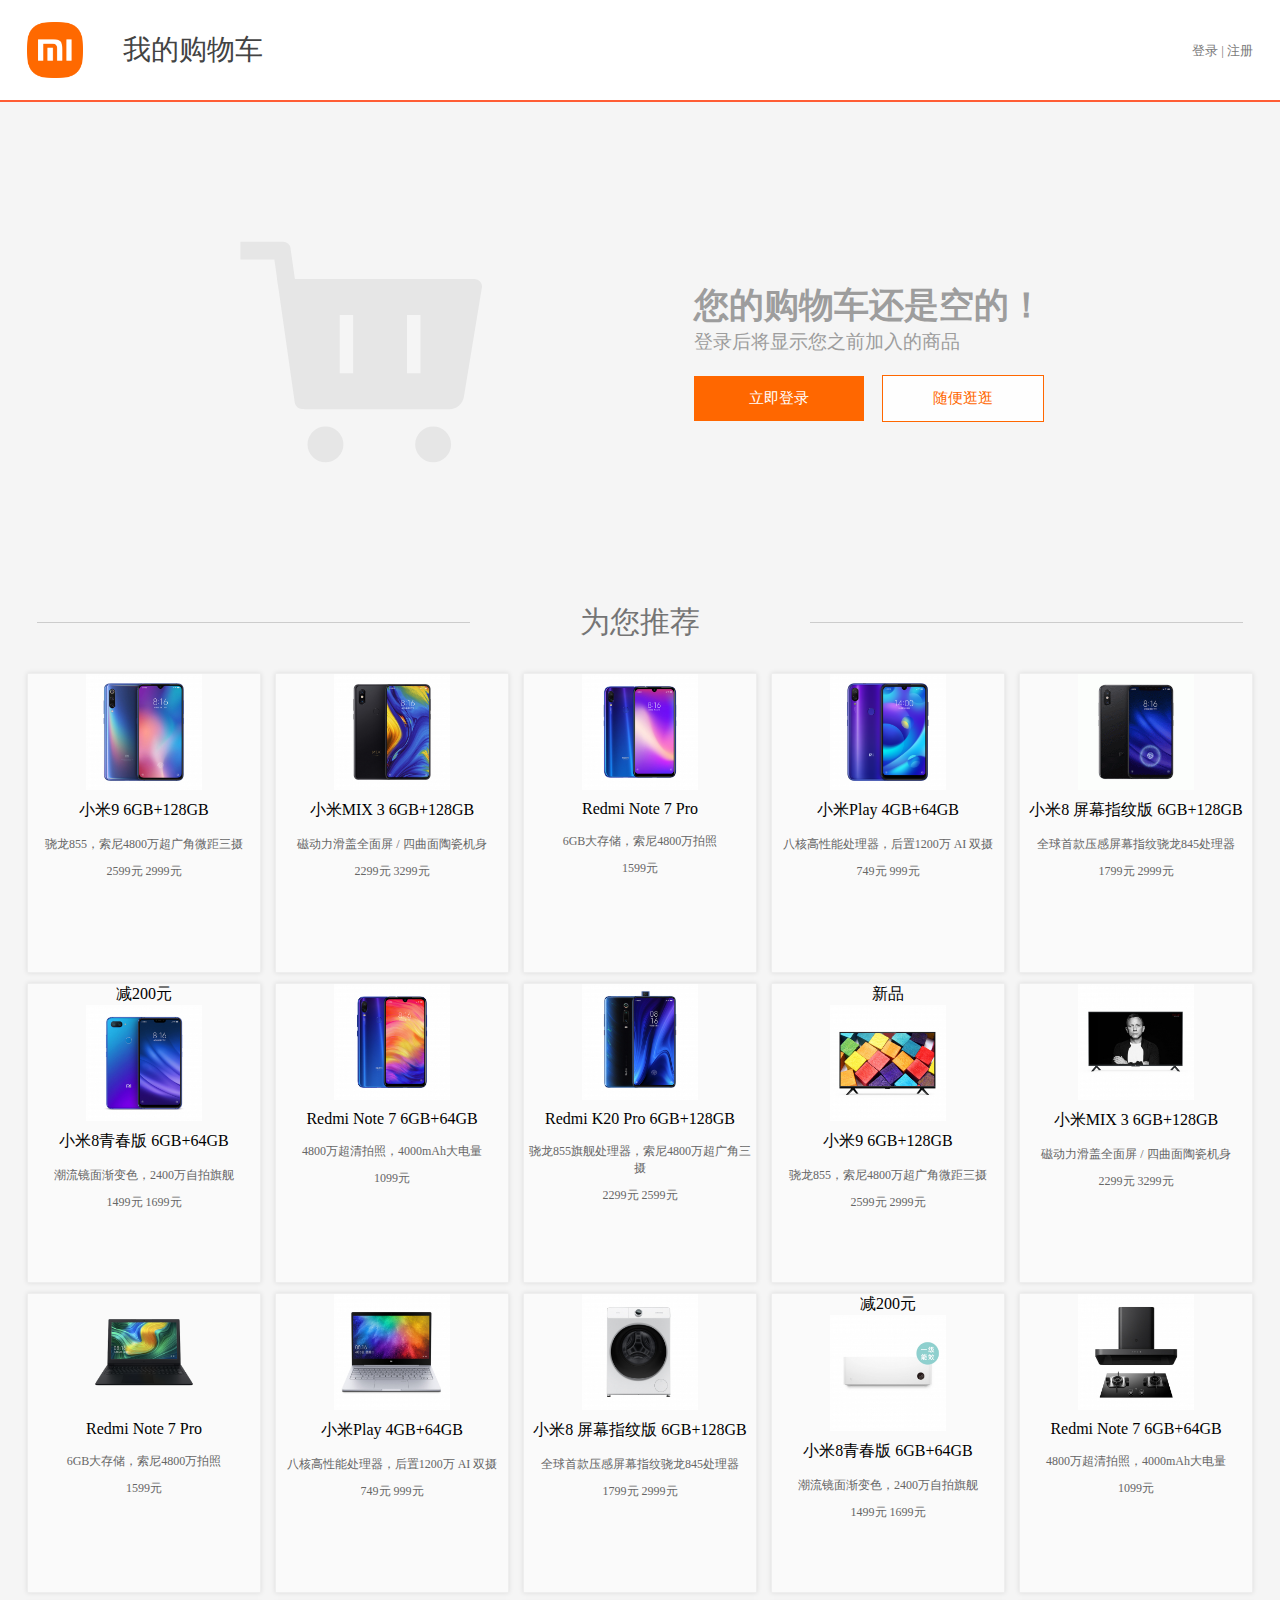
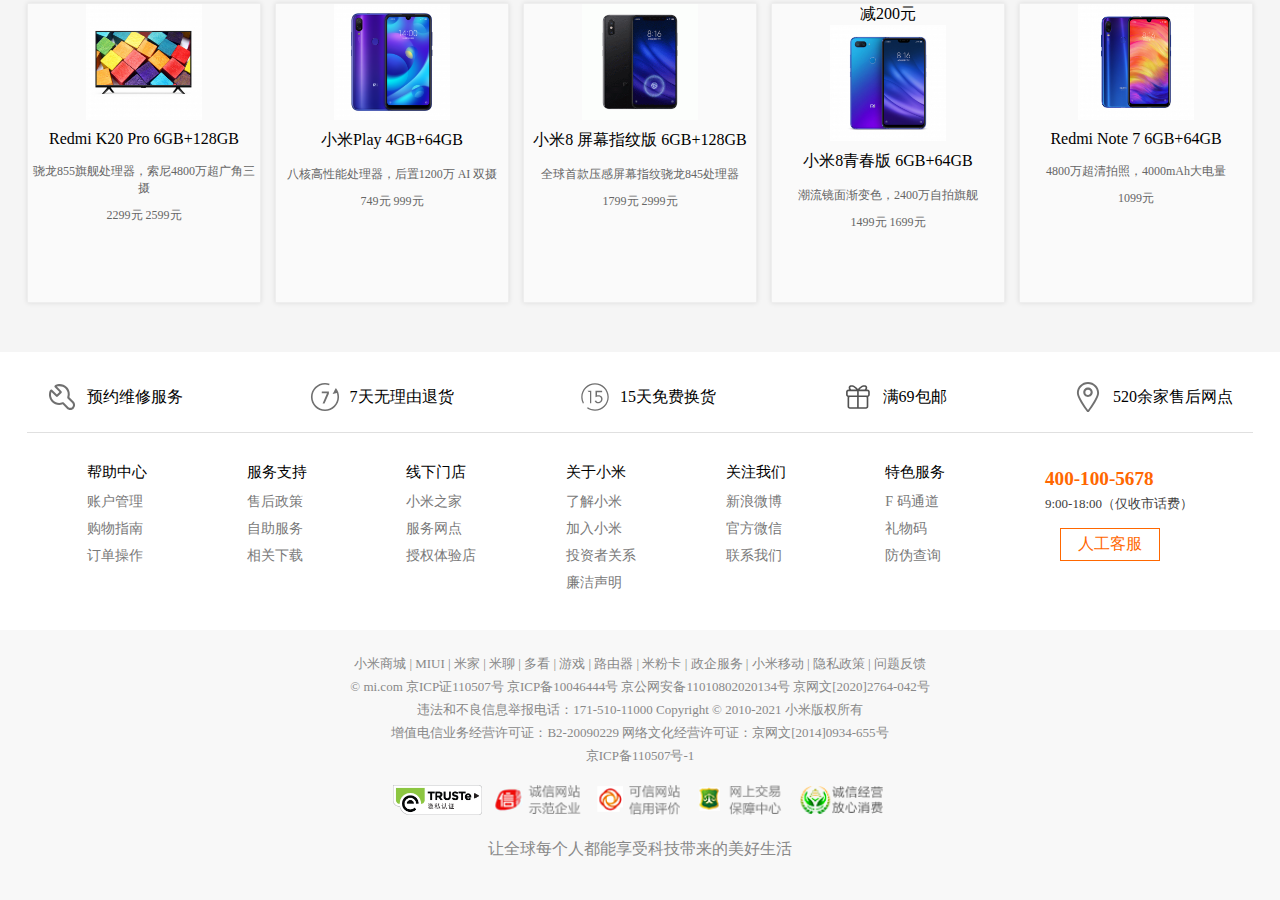
<file: cart.html>
<!DOCTYPE html>
<html lang="en">
<head>
    <meta charset="UTF-8">
    <meta name="viewport" content="width=device-width, initial-scale=1.0">
    <link rel="stylesheet" href="css/cart.css">
    <title>Document</title>
</head>
<body>
    <header>
        <div class="header">
            <div class="header-top">
                <a class="logo" href="https://www.mi.com/index.html" title="小米官网">小米官网</a>
                <p>我的购物车</p>
            </div>
            <div class="sign-log">
                <p><a href="#">登录 |</a><a href="#"> 注册</a></p>
            </div>
        </div>
    </header>


    <main>
        <div class="shopchar">
            <svg t="1716802470966" class="icon" viewBox="0 0 1160 1024" version="1.1" xmlns="http://www.w3.org/2000/svg" p-id="16624" width="250" height="250"><path d="M415.1296 857.429333a83.285333 83.285333 0 1 1 0 166.570667 83.285333 83.285333 0 0 1 0-166.570667z m499.643733 0a83.285333 83.285333 0 1 1 0 166.570667 83.285333 83.285333 0 0 1 0-166.570667zM213.435733 0v0.4096l5.12-0.034133a34.133333 34.133333 0 0 1 34.2016 29.2864l20.48 143.803733h834.013867a34.133333 34.133333 0 0 1 33.6896 39.697067l-83.524267 506.88a68.266667 68.266667 0 0 1-67.345066 57.1392H318.327467c-1.774933 0-3.515733-0.136533-5.2224-0.375467h-6.144a34.133333 34.133333 0 0 1-34.2016-29.2864L197.188267 218.043733l-7.338667-44.578133h0.989867l-12.868267-90.2144H20.48V0h192.955733z m330.308267 340.138667H481.28v270.404266h62.464V340.138667z m312.285867 0h-62.464v270.404266h62.464V340.138667z" fill="#e6e6e6" p-id="16625"></path></svg>
            <div class="shoptext">
                <h1>您的购物车还是空的！</h1>
                <p>登录后将显示您之前加入的商品</p>
                <div class="button">
                    <button>立即登录</button>
                    <button class="button2">随便逛逛</button>
                </div>
            </div>
        </div>
        <div class="middle-text">
            <div class="line"></div>
            <p>为您推荐</p>
            <div class="line"></div>
        </div>
        <div class="show">
            <div class="product-grid">
                <div class="product-card">
                    <img src="images/product-phone1.jpg" alt="Product 1">
                    <h3>小米9 6GB+128GB</h3>
                    <p>骁龙855，索尼4800万超广角微距三摄</p>
                    <p class="price">2599元 <span class="original-price">2999元</span></p>
                </div>
                <div class="product-card">
                    <img src="images/product-phone2.jpg" alt="Product 2">
                    <h3>小米MIX 3 6GB+128GB</h3>
                    <p>磁动力滑盖全面屏 / 四曲面陶瓷机身</p>
                    <p class="price">2299元 <span class="original-price">3299元</span></p>
                </div>
                <div class="product-card">
                    <img src="images/product-phone3.jpg" alt="Product 3">
                    <h3>Redmi Note 7 Pro</h3>
                    <p>6GB大存储，索尼4800万拍照</p>
                    <p class="price">1599元</p>
                </div>
                <div class="product-card">
                    <img src="images/product-phone4.png" alt="Product 4">
                    <h3>小米Play 4GB+64GB</h3>
                    <p>八核高性能处理器，后置1200万 AI 双摄</p>
                    <p class="price">749元 <span class="original-price">999元</span></p>
                </div>
                <div class="product-card">
                    <img src="images/product-phone5.png" alt="Product 5">
                    <h3>小米8 屏幕指纹版 6GB+128GB</h3>
                    <p>全球首款压感屏幕指纹骁龙845处理器</p>
                    <p class="price">1799元 <span class="original-price">2999元</span></p>
                </div>
                <div class="product-card">
                    <div class="badge sale">减200元</div>
                    <img src="images/product-phone6.jpg" alt="Product 6">
                    <h3>小米8青春版 6GB+64GB</h3>
                    <p>潮流镜面渐变色，2400万自拍旗舰</p>
                    <p class="price">1499元 <span class="original-price">1699元</span></p>
                </div>
                <div class="product-card">
                    <img src="images/product-phone7.jpg" alt="Product 7">
                    <h3>Redmi Note 7 6GB+64GB</h3>
                    <p>4800万超清拍照，4000mAh大电量</p>
                    <p class="price">1099元</p>
                </div>
                <div class="product-card">
                    <img src="images/product-phone8.jpg" alt="Product 8">
                    <h3>Redmi K20 Pro 6GB+128GB</h3>
                    <p>骁龙855旗舰处理器，索尼4800万超广角三摄</p>
                    <p class="price">2299元 <span class="original-price">2599元</span></p>
                </div>
                <div class="product-card">
                    <div class="badge new">新品</div>
                    <img src="images/product1.png" alt="Product 1">
                    <h3>小米9 6GB+128GB</h3>
                    <p>骁龙855，索尼4800万超广角微距三摄</p>
                    <p class="price">2599元 <span class="original-price">2999元</span></p>
                </div>
                <div class="product-card">
                    <img src="images/product2.png" alt="Product 2">
                    <h3>小米MIX 3 6GB+128GB</h3>
                    <p>磁动力滑盖全面屏 / 四曲面陶瓷机身</p>
                    <p class="price">2299元 <span class="original-price">3299元</span></p>
                </div>
                <div class="product-card">
                    <img src="images/product3.png" alt="Product 3">
                    <h3>Redmi Note 7 Pro</h3>
                    <p>6GB大存储，索尼4800万拍照</p>
                    <p class="price">1599元</p>
                </div>
                <div class="product-card">
                    <img src="images/product4.png" alt="Product 4">
                    <h3>小米Play 4GB+64GB</h3>
                    <p>八核高性能处理器，后置1200万 AI 双摄</p>
                    <p class="price">749元 <span class="original-price">999元</span></p>
                </div>
                <div class="product-card">
                    <img src="images/product5.png" alt="Product 5">
                    <h3>小米8 屏幕指纹版 6GB+128GB</h3>
                    <p>全球首款压感屏幕指纹骁龙845处理器</p>
                    <p class="price">1799元 <span class="original-price">2999元</span></p>
                </div>
                <div class="product-card">
                    <div class="badge sale">减200元</div>
                    <img src="images/product6.png" alt="Product 6">
                    <h3>小米8青春版 6GB+64GB</h3>
                    <p>潮流镜面渐变色，2400万自拍旗舰</p>
                    <p class="price">1499元 <span class="original-price">1699元</span></p>
                </div>
                <div class="product-card">
                    <img src="images/product7.png" alt="Product 7">
                    <h3>Redmi Note 7 6GB+64GB</h3>
                    <p>4800万超清拍照，4000mAh大电量</p>
                    <p class="price">1099元</p>
                </div>
                <div class="product-card">
                    <img src="images/product8.png" alt="Product 8">
                    <h3>Redmi K20 Pro 6GB+128GB</h3>
                    <p>骁龙855旗舰处理器，索尼4800万超广角三摄</p>
                    <p class="price">2299元 <span class="original-price">2599元</span></p>
                </div>
                <div class="product-card">
                    <img src="images/product-phone4.png" alt="Product 4">
                    <h3>小米Play 4GB+64GB</h3>
                    <p>八核高性能处理器，后置1200万 AI 双摄</p>
                    <p class="price">749元 <span class="original-price">999元</span></p>
                </div>
                <div class="product-card">
                    <img src="images/product-phone5.png" alt="Product 5">
                    <h3>小米8 屏幕指纹版 6GB+128GB</h3>
                    <p>全球首款压感屏幕指纹骁龙845处理器</p>
                    <p class="price">1799元 <span class="original-price">2999元</span></p>
                </div>
                <div class="product-card">
                    <div class="badge sale">减200元</div>
                    <img src="images/product-phone6.jpg" alt="Product 6">
                    <h3>小米8青春版 6GB+64GB</h3>
                    <p>潮流镜面渐变色，2400万自拍旗舰</p>
                    <p class="price">1499元 <span class="original-price">1699元</span></p>
                </div>
                <div class="product-card">
                    <img src="images/product-phone7.jpg" alt="Product 7">
                    <h3>Redmi Note 7 6GB+64GB</h3>
                    <p>4800万超清拍照，4000mAh大电量</p>
                    <p class="price">1099元</p>
                </div>
            </div>

    </main>


    <footer>
        <div class="footer-top">
            <div class="service-item">
                <svg t="1716801941320" class="icon" viewBox="0 0 1024 1024" version="1.1" xmlns="http://www.w3.org/2000/svg" p-id="6149" data-spm-anchor-id="a313x.search_index.0.i0.7ae63a81pYZ8Gt" width="30" height="30"><path d="M792.02 952.73c-45.99 0-87.92-18.07-118.05-50.89l-139-138.98c-82.21 28.85-172.87 27.15-252.72-5.3-43.41-17.73-81.87-43.55-114.33-76.79-46.65-46.63-78.9-106.57-92.95-173.04-5.71-27.08-8.33-54.55-7.79-81.69 0.55-39.65 7.69-78.76 21.2-116.02l0.99-2.49c14.7-36.53 30.03-53.42 50.84-55.53 12.59-1.13 24.84 3.83 33.11 13.5l164.83 164.73 87.66-87.8L264.07 180.7c-15.37-15.35-16.97-39.45-3.76-56.03 16.94-21.31 38.18-29.64 45.37-31.98 38.6-14.34 65.13-18.25 100.39-20.4l3.23-0.16c7.63-0.38 13.85-0.61 20.2-0.61 45.96 0 90.71 8.65 133 25.73 43.2 17.39 81.63 42.73 114.22 75.32 48.2 48.08 80.93 108.93 94.6 175.96 11.73 57.02 9 116.63-7.82 173.36l145.45 145.34c31.08 31.21 48.16 72.72 48.16 116.97 0 1.61-0.05 3.19-0.17 4.78 0.49 42.1-15.83 82.98-45.02 112.78-28.13 32.81-68.26 50.89-113.15 50.89-1.78 0.06-4.26 0.08-6.75 0.08zM411.71 141.66l-2.92 0.14c-22.51 1.4-42.12 3.31-71.7 13.54l156.88 156.89c8.05 8.02 12.51 18.75 12.51 30.19 0 11.44-4.46 22.17-12.56 30.23L368.36 498.4c-16.09 16.17-44.34 16.19-60.45-0.02L151.02 341.6c-9 27.18-13.88 56.14-14.29 85.63-0.44 22.03 1.69 44.23 6.3 66.13 11.26 53.24 36.98 101.14 74.37 138.53 26.05 26.65 56.6 47.17 91.09 61.26 68.54 27.88 147.04 27.38 217.17-1.11a43.04 43.04 0 0 1 16.1-3.15c11.04 0 21.84 4.3 29.96 12.36l152.47 152.48c17.82 19.36 41.56 29.44 67.84 29.44l6.74-0.09c17.34 0 41.97-4.71 60.85-27.22l2.04-2.22c17.25-17.26 26.37-40.4 25.69-65.22l-0.1-3.71 0.28-1.49c-0.35-25.59-10.19-49.12-27.81-66.81l-157.1-156.98c-11.45-11.46-15.4-28.74-10.08-44.05 17.3-49.75 20.97-102.59 10.63-152.88-10.95-53.63-37.09-102.27-75.62-140.7-25.95-25.93-56.58-46.13-91.07-60.01-38.73-15.65-80.26-22.49-122.35-20.22m-94.99 307.67c-0.01 0.02-0.02 0.02-0.03 0.05l0.03-0.05z m37.92-0.09l0.08 0.09a0.242 0.242 0 0 0-0.08-0.09z m87.7-87.76l0.07 0.07-0.07-0.07z m0-37.95c-0.03 0.02-0.06 0.05-0.09 0.09l0.09-0.09z" fill="#707070" p-id="6150"></path></svg>
                <span>预约维修服务</span>
            </div>
            <div class="service-item">
                <svg t="1716802005822" class="icon" viewBox="0 0 1024 1024" version="1.1" xmlns="http://www.w3.org/2000/svg" p-id="8592" width="30" height="30"><path d="M496.64 731.52l147.84-332.16L644.48 324.48 401.92 324.48l-0.64 62.72 177.92-1.28-149.76 345.6L496.64 731.52zM882.56 206.72c-28.16 54.4-109.44 206.72-109.44 206.72l145.28-37.76c7.68 31.36 19.2 102.4 19.2 136.32 0 234.88-190.08 424.96-424.96 424.96-234.88 0-424.96-190.08-424.96-424.96 0-234.88 190.08-424.96 424.96-424.96 49.28 0 96.64 8.32 140.16 23.68 0 0 7.68-25.6 16-52.48C619.52 40.96 567.04 32 512 32 247.04 32 32 247.04 32 512c0 264.96 215.04 480 480 480 264.96 0 480-215.04 480-480C992 396.16 951.04 289.92 882.56 206.72z" p-id="8593" fill="#707070"></path></svg>
                <span>7天无理由退货</span>
            </div>
            <div class="service-item">
                <svg t="1716802048016" class="icon" viewBox="0 0 1024 1024" version="1.1" xmlns="http://www.w3.org/2000/svg" p-id="9766" width="30" height="30"><path d="M631.466667 448c21.333333 0 38.4 4.266667 55.466667 8.533333 17.066667 8.533333 29.866667 17.066667 42.666667 29.866667 12.8 12.8 21.333333 25.6 29.866667 42.666667 8.533333 17.066667 8.533333 34.133333 8.533333 55.466667 0 21.333333-4.266667 38.4-12.8 55.466667-8.533333 17.066667-17.066667 29.866667-29.866667 42.666667-12.8 12.8-29.866667 21.333333-46.933333 29.866667S640 725.333333 622.933333 725.333333c-34.133333 0-59.733333-8.533333-76.8-21.333333s-34.133333-34.133333-46.933333-55.466667l51.2-17.066667c8.533333 17.066667 17.066667 29.866667 29.866667 38.4 12.8 8.533333 29.866667 12.8 46.933333 12.8 12.8 0 25.6-4.266667 34.133333-8.533333 12.8-4.266667 21.333333-12.8 29.866667-21.333333 8.533333-8.533333 12.8-17.066667 21.333333-29.866667 4.266667-12.8 8.533333-25.6 8.533333-38.4 0-17.066667-4.266667-29.866667-8.533333-42.666667-4.266667-12.8-12.8-21.333333-21.333333-29.866667-8.533333-8.533333-21.333333-12.8-34.133333-17.066667s-25.6-4.266667-42.666667-4.266667c-12.8 0-29.866667 4.266667-42.666667 8.533333-17.066667 4.266667-29.866667 12.8-42.666667 17.066667L529.066667 298.666667l226.133333 0 0 46.933333-174.933333 0 0 115.2c8.533333-4.266667 17.066667-8.533333 25.6-8.533333C614.4 448 622.933333 448 631.466667 448zM384 725.333333 341.333333 725.333333 341.333333 341.333333 298.666667 341.333333 256 298.666667l72.533333 0L384 298.666667 384 725.333333zM512 981.333333c-106.666667 0-200.533333-34.133333-281.6-93.866667 12.8-4.266667 25.6-12.8 38.4-25.6C337.066667 908.8 422.4 938.666667 512 938.666667c234.666667 0 426.666667-192 426.666667-426.666667S746.666667 85.333333 512 85.333333 85.333333 277.333333 85.333333 512c0 68.266667 17.066667 132.266667 46.933333 192-12.8 8.533333-21.333333 21.333333-29.866667 34.133333C64 669.866667 42.666667 593.066667 42.666667 512 42.666667 251.733333 251.733333 42.666667 512 42.666667s469.333333 209.066667 469.333333 469.333333S772.266667 981.333333 512 981.333333z" p-id="9767" fill="#707070"></path></svg>
                <span>15天免费换货</span>
            </div>
            <div class="service-item">
                <svg t="1716802090473" class="icon" viewBox="0 0 1024 1024" version="1.1" xmlns="http://www.w3.org/2000/svg" p-id="11860" width="30" height="30"><path d="M836.345598 257.721713l-28.427446 0c14.415314-24.441669 20.741393-47.75463 18.720364-69.379137-1.677199-18.098193-10.254551-43.982724-41.686425-64.611553-26.059516-17.143449-59.57177-21.348214-96.751554-12.059664-60.292178 15.137769-131.649366 67.180052-178.566932 130.073474C462.687386 178.852434 391.387503 126.809127 331.096349 111.671359c-37.210483-9.348925-70.751391-5.114484-96.807836 12.059664-31.404244 20.62883-39.983643 46.51336-41.659819 64.611553-2.02103 21.624507 4.246721 44.937468 18.720364 69.379137l-28.427446 0c-43.043329 0-78.073146 35.056424-78.073146 78.132498l0 100.636025c0 34.075073 22.474874 64.190975 54.991452 74.30431-3.090385 8.550747-4.708232 17.390066-4.708232 26.347065l0 301.923424c0 43.046399 35.069727 78.117149 78.117149 78.117149l552.85857 0c43.044352 0 78.05882-35.069727 78.05882-78.117149L864.166223 537.140587c0-9.014304-1.558495-17.882276-4.649903-26.376741 32.468482-10.169617 54.890144-40.285518 54.890144-74.274634l0-100.609419C914.405441 292.806789 879.390973 257.721713 836.345598 257.721713M786.10638 861.540931 537.426601 861.540931 537.426601 514.636037l248.680802 0c12.394285 0 22.445198 10.110265 22.445198 22.50455l0 301.923424C808.551578 851.459319 798.500665 861.540931 786.10638 861.540931M568.049039 257.721713c39.549761-45.61899 91.462085-81.468476 133.614114-92.043323 21.896706-5.487991 39.807634-3.985778 52.780087 4.565992 13.781888 9.055237 16.23373 17.129122 16.785292 23.227004 2.192945 22.35924-21.784142 52.504818-33.108049 64.250326L568.049039 257.721713zM858.763167 335.880817l0 100.609419c0 12.394285-10.024308 22.473851-22.417569 22.473851L537.426601 458.964086 537.426601 313.390593l298.918997 0C848.738859 313.390593 858.763167 323.488579 858.763167 335.880817M481.812979 514.636037l0 346.904894L233.24781 861.540931c-12.423961 0-22.477944-10.082636-22.477944-22.476921L210.769866 537.140587c0-12.394285 10.053983-22.50455 22.477944-22.50455L481.812979 514.636037zM248.039701 193.471386c0.547469-6.097882 3.03308-14.172791 16.756639-23.227004 12.882402-8.55177 30.794353-10.127661 52.809763-4.565992 41.917692 10.515494 93.773733 46.36805 133.410476 92.043323L281.088398 257.721713C270.948457 247.451812 245.81401 216.366839 248.039701 193.471386M160.445714 335.880817c0-12.391215 10.053983-22.490224 22.474874-22.490224l298.891368 0 0 145.573493L182.920588 458.964086c-12.420891 0-22.474874-10.079566-22.474874-22.473851L160.445714 335.880817z" fill="#515151" p-id="11861"></path></svg>
                <span>满69包邮</span>
            </div>
            <div class="service-item">
                <svg t="1716802125949" class="icon" viewBox="0 0 1024 1024" version="1.1" xmlns="http://www.w3.org/2000/svg" p-id="13114" width="30" height="30"><path d="M511.949885 191.974901c-89.175725 0-161.745087 72.168672-161.745087 160.899187 0 88.685993 72.569362 160.765623 161.745087 160.765623s161.656045-72.07963 161.656045-160.765623c0-88.730514-72.48032-160.899187-161.656045-160.899187z m0 250.431081A89.79902 89.79902 0 0 1 422.061822 352.829567a89.843541 89.843541 0 0 1 179.731604 0c0 49.4184-40.336099 89.576415-89.843541 89.576415zM890.423594 376.737387C890.423594 169.002023 720.620191 0 511.949885 0 303.279578 0 133.565217 169.002023 133.565217 376.737387c0 162.902635 233.023338 491.201087 333.240292 624.76433a56.541773 56.541773 0 0 0 90.288752 0C657.311214 867.938474 890.423594 539.684544 890.423594 376.737387zM517.91571 944.470212l-5.965825 8.058316-5.965825-8.058316c-189.214594-254.794147-306.883811-472.368669-306.883811-567.732825 0-171.717809 140.330447-311.424962 312.849636-311.424961 172.474668 0 312.760594 139.707152 312.760594 311.424961 0.044521 95.408677-117.491133 312.938678-306.794769 567.732825z" fill="#707070" p-id="13115"></path></svg>
                <span>520余家售后网点</span>
            </div>
        </div>
        <div class="footer-middle">
            <div class="footer-links">
                <div class="footer-column">
                    <h3>帮助中心</h3>
                    <ul>
                        <li><a href="#">账户管理</a></li>
                        <li><a href="#">购物指南</a></li>
                        <li><a href="#">订单操作</a></li>
                    </ul>
                </div>
                <div class="footer-column">
                    <h3>服务支持</h3>
                    <ul>
                        <li><a href="#">售后政策</a></li>
                        <li><a href="#">自助服务</a></li>
                        <li><a href="#">相关下载</a></li>
                    </ul>
                </div>
                <div class="footer-column">
                    <h3>线下门店</h3>
                    <ul>
                        <li><a href="#">小米之家</a></li>
                        <li><a href="#">服务网点</a></li>
                        <li><a href="#">授权体验店</a></li>
                    </ul>
                </div>
                <div class="footer-column">
                    <h3>关于小米</h3>
                    <ul>
                        <li><a href="#">了解小米</a></li>
                        <li><a href="#">加入小米</a></li>
                        <li><a href="#">投资者关系</a></li>
                        <li><a href="#">廉洁声明</a></li>
                    </ul>
                </div>
                <div class="footer-column">
                    <h3>关注我们</h3>
                    <ul>
                        <li><a href="#">新浪微博</a></li>
                        <li><a href="#">官方微信</a></li>
                        <li><a href="#">联系我们</a></li>
                    </ul>
                </div>
                <div class="footer-column">
                    <h3>特色服务</h3>
                    <ul>
                        <li><a href="#">F 码通道</a></li>
                        <li><a href="#">礼物码</a></li>
                        <li><a href="#">防伪查询</a></li>
                    </ul>
                </div>
                <div class="footer-contact">
                    <p class="phone">400-100-5678</p>
                    <p>9:00-18:00（仅收市话费）</p>
                    <a href="#" class="btn">人工客服</a>
                </div>
            </div>
        </div>
        <div class="footer-bottom">
            <div class="footer-info">
                <p>小米商城 | MIUI | 米家 | 米聊 | 多看 | 游戏 | 路由器 | 米粉卡 | 政企服务 | 小米移动 | 隐私政策 | 问题反馈</p>
                <p>© mi.com 京ICP证110507号 京ICP备10046444号 京公网安备11010802020134号  京网文[2020]2764-042号</p>
                <p>违法和不良信息举报电话：171-510-11000  Copyright © 2010-2021 小米版权所有</p>
                <p>增值电信业务经营许可证：B2-20090229   网络文化经营许可证：京网文[2014]0934-655号</p>
                <p>京ICP备110507号-1</p>
            </div>
            <div class="footer-certification">
                <a href="#"><img src="images/truste.png" alt="Trust Rank"></a>
                <a href="#"><img src="images/online-business.png" alt="Online Business"></a>
                <a href="#"><img src="images/reliable-cert.png" alt="Reliable Cert"></a>
                <a href="#"><img src="images/honesty-cert.png" alt="Honesty Cert"></a>
                <a href="#"><img src="images/green-cert.png" alt="Green Cert"></a>
            </div>
            <div class="footer-slogan">
                <p>让全球每个人都能享受科技带来的美好生活</p>
            </div>
        </div>
        


    </footer>
</body>
</html>
</file>
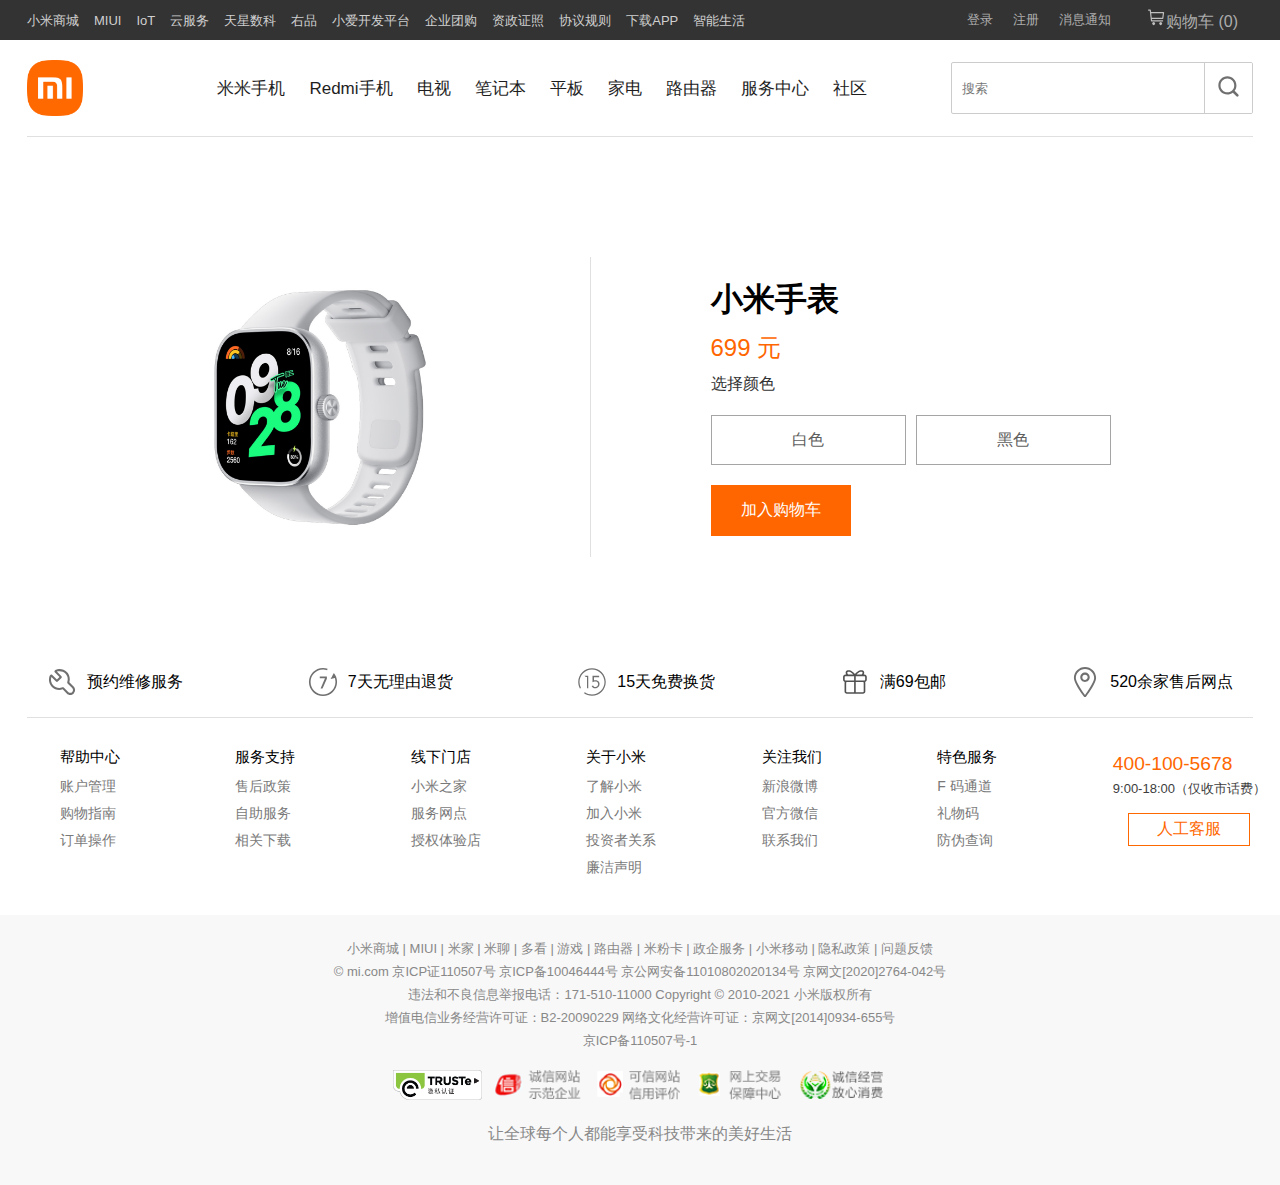
<file: product1.html>
<!DOCTYPE html>
<html lang="en">
<head>
    <meta charset="UTF-8">
    <meta name="viewport" content="width=device-width, initial-scale=1.0">
    <link rel="stylesheet" href="css/product.css">
    <title>Document</title>
</head>
<body>
    <header>
        <div class="top-bar">
            <div class="top-bar-nav">
                <nav>
                    <ul>
                        <li><a href="汇报:根据实践任务讲述网站结构、页面关系、关键页面布局及搭建、多列布局、浮动布局等是如何实现的，主要样式的控制、主要动态效果等方面，汇报时间 3-5 分钟。(视频形式)">小米商城</a></li>
                        <li><a href="#">MIUI</a></li>
                        <li><a href="#">IoT</a></li>
                        <li><a href="#">云服务</a></li>
                        <li><a href="#">天星数科</a></li>
                        <li><a href="#">右品</a></li>
                        <li><a href="#">小爱开发平台</a></li>
                        <li><a href="#">企业团购</a></li>
                        <li><a href="#">资政证照</a></li>
                        <li><a href="#">协议规则</a></li>
                        <li><a href="#">下载APP</a></li>
                        <li><a href="#">智能生活</a></li>
                    </ul>
                </nav>

                <div class="user-menu">
                    <div class="menu">
                        <a href="#" class="menu-item">登录</a>
                        <a href="#" class="menu-item">注册</a>
                        <a href="#" class="menu-item">消息通知</a>
                    </div>
                    <div class="cart">
                        <a href="#" class="cart-item">
                            <svg t="1716475948877" class="icon" viewBox="0 0 1024 1024" version="1.1" xmlns="http://www.w3.org/2000/svg" p-id="1739" width="20" height="20"><path d="M920.99 266.85a29.984 29.984 0 0 0-22.58-10.25H260.03l-12.05-104.41c-1.75-15.14-14.56-26.56-29.8-26.56h-88.09c-16.57 0-30 13.43-30 30s13.43 30 30 30h61.35l60.99 528.59c1.75 15.14 14.56 26.56 29.8 26.56h567.83c16.57 0 30-13.43 30-30s-13.43-30-30-30H308.97l-7.96-69.01h557.65c15.02 0 27.73-11.11 29.73-26l39.75-295.17a30.035 30.035 0 0 0-7.15-23.75z m-88.56 284.91H294.08l-27.13-235.17h597.14l-31.66 235.17z" p-id="1740" fill="#bfbfbf"></path><path d="M338.558404 902.148081a75.76 75.76 0 1 0 107.138949-107.142689 75.76 75.76 0 1 0-107.138949 107.142689Z" p-id="1741" fill="#bfbfbf"></path><path d="M698.22704 902.152789a75.76 75.76 0 1 0 107.138949-107.14269 75.76 75.76 0 1 0-107.138949 107.14269Z" p-id="1742" fill="#bfbfbf"></path></svg>购物车 (0)
                        </a>
                        <div class="cart-dropdown">
                            <p>购物车中还没有商品，赶紧选购吧！</p>
                        </div>
                    </div>
                </div>

                
            </div>
            
        </div>

        <div class="logo-search">

            <div class="header-logo">
                <a class="logo" href="https://www.mi.com/index.html" title="小米官网">小米官网</a>
            </div>

            <nav class="main-nav">
                <ul>
                    <li><a href="#">米米手机</a></li>
                    <li><a href="#">Redmi手机</a></li>
                    <li><a href="#">电视</a></li>
                    <li><a href="#">笔记本</a></li>
                    <li><a href="#">平板</a></li>
                    <li><a href="#">家电</a></li>
                    <li><a href="#">路由器</a></li>
                    <li><a href="#">服务中心</a></li>
                    <li><a href="#">社区</a></li>
                </ul>
            </nav>

            <div class="search-bar">
                <input type="text" placeholder="搜索" class="search-input" />
                <button type="submit" class="search-button">
                    <svg t="1716634468022" class="icon" viewBox="0 0 1024 1024" version="1.1" xmlns="http://www.w3.org/2000/svg" p-id="17277" width="25" height="25"><path d="M466.4 747.2c60.8 0 119.2-19.2 168-56l32.8-24 24-32.8c36.8-48.8 56-107.2 56-168 0-154.4-125.6-280.8-280.8-280.8s-280 126.4-280 280.8c0 155.2 125.6 280.8 280 280.8m408 180.8c-13.6 0-26.4-4.8-36.8-15.2L688.8 763.2c-61.6 46.4-138.4 73.6-221.6 73.6-205.6 0.8-371.2-165.6-371.2-370.4C96 261.6 261.6 96 466.4 96c204.8 0 370.4 165.6 370.4 370.4 0 83.2-27.2 160-73.6 221.6l149.6 149.6c20 20 20 53.6 0 73.6l-1.6 1.6c-9.6 10.4-23.2 15.2-36.8 15.2z" fill="#707070" p-id="17278"></path></svg>
                </button>
            </div>
        </div>

    </header>


    <main>
        
        <div class="product-container">
            <div class="product-image-wrapper">
                <img src="images/product-page1.jpg" alt="商品图片" class="product-image" id="productImage">
            </div>
            <div class="main-line"></div>
            <div class="product-details">
                <h1>小米手表</h1>
                <p class="price">699 元</p>
                <span>选择颜色</span>
                <div class="color-selection">
                    <button class="color-button">白色</button>
                    <button class="color-button">黑色</button>
                </div>
                <button class="add-to-cart">加入购物车</button>
            </div>
            <div class="preview-container" id="previewContainer">
                <img src="images/product-page1.jpg" alt="放大图" class="preview-image" id="previewImage">
            </div>
        </div>

    </main>


    <footer>
        <div class="footer-top">
            <div class="service-item">
                <svg t="1716801941320" class="icon" viewBox="0 0 1024 1024" version="1.1" xmlns="http://www.w3.org/2000/svg" p-id="6149" data-spm-anchor-id="a313x.search_index.0.i0.7ae63a81pYZ8Gt" width="30" height="30"><path d="M792.02 952.73c-45.99 0-87.92-18.07-118.05-50.89l-139-138.98c-82.21 28.85-172.87 27.15-252.72-5.3-43.41-17.73-81.87-43.55-114.33-76.79-46.65-46.63-78.9-106.57-92.95-173.04-5.71-27.08-8.33-54.55-7.79-81.69 0.55-39.65 7.69-78.76 21.2-116.02l0.99-2.49c14.7-36.53 30.03-53.42 50.84-55.53 12.59-1.13 24.84 3.83 33.11 13.5l164.83 164.73 87.66-87.8L264.07 180.7c-15.37-15.35-16.97-39.45-3.76-56.03 16.94-21.31 38.18-29.64 45.37-31.98 38.6-14.34 65.13-18.25 100.39-20.4l3.23-0.16c7.63-0.38 13.85-0.61 20.2-0.61 45.96 0 90.71 8.65 133 25.73 43.2 17.39 81.63 42.73 114.22 75.32 48.2 48.08 80.93 108.93 94.6 175.96 11.73 57.02 9 116.63-7.82 173.36l145.45 145.34c31.08 31.21 48.16 72.72 48.16 116.97 0 1.61-0.05 3.19-0.17 4.78 0.49 42.1-15.83 82.98-45.02 112.78-28.13 32.81-68.26 50.89-113.15 50.89-1.78 0.06-4.26 0.08-6.75 0.08zM411.71 141.66l-2.92 0.14c-22.51 1.4-42.12 3.31-71.7 13.54l156.88 156.89c8.05 8.02 12.51 18.75 12.51 30.19 0 11.44-4.46 22.17-12.56 30.23L368.36 498.4c-16.09 16.17-44.34 16.19-60.45-0.02L151.02 341.6c-9 27.18-13.88 56.14-14.29 85.63-0.44 22.03 1.69 44.23 6.3 66.13 11.26 53.24 36.98 101.14 74.37 138.53 26.05 26.65 56.6 47.17 91.09 61.26 68.54 27.88 147.04 27.38 217.17-1.11a43.04 43.04 0 0 1 16.1-3.15c11.04 0 21.84 4.3 29.96 12.36l152.47 152.48c17.82 19.36 41.56 29.44 67.84 29.44l6.74-0.09c17.34 0 41.97-4.71 60.85-27.22l2.04-2.22c17.25-17.26 26.37-40.4 25.69-65.22l-0.1-3.71 0.28-1.49c-0.35-25.59-10.19-49.12-27.81-66.81l-157.1-156.98c-11.45-11.46-15.4-28.74-10.08-44.05 17.3-49.75 20.97-102.59 10.63-152.88-10.95-53.63-37.09-102.27-75.62-140.7-25.95-25.93-56.58-46.13-91.07-60.01-38.73-15.65-80.26-22.49-122.35-20.22m-94.99 307.67c-0.01 0.02-0.02 0.02-0.03 0.05l0.03-0.05z m37.92-0.09l0.08 0.09a0.242 0.242 0 0 0-0.08-0.09z m87.7-87.76l0.07 0.07-0.07-0.07z m0-37.95c-0.03 0.02-0.06 0.05-0.09 0.09l0.09-0.09z" fill="#707070" p-id="6150"></path></svg>
                <span>预约维修服务</span>
            </div>
            <div class="service-item">
                <svg t="1716802005822" class="icon" viewBox="0 0 1024 1024" version="1.1" xmlns="http://www.w3.org/2000/svg" p-id="8592" width="30" height="30"><path d="M496.64 731.52l147.84-332.16L644.48 324.48 401.92 324.48l-0.64 62.72 177.92-1.28-149.76 345.6L496.64 731.52zM882.56 206.72c-28.16 54.4-109.44 206.72-109.44 206.72l145.28-37.76c7.68 31.36 19.2 102.4 19.2 136.32 0 234.88-190.08 424.96-424.96 424.96-234.88 0-424.96-190.08-424.96-424.96 0-234.88 190.08-424.96 424.96-424.96 49.28 0 96.64 8.32 140.16 23.68 0 0 7.68-25.6 16-52.48C619.52 40.96 567.04 32 512 32 247.04 32 32 247.04 32 512c0 264.96 215.04 480 480 480 264.96 0 480-215.04 480-480C992 396.16 951.04 289.92 882.56 206.72z" p-id="8593" fill="#707070"></path></svg>
                <span>7天无理由退货</span>
            </div>
            <div class="service-item">
                <svg t="1716802048016" class="icon" viewBox="0 0 1024 1024" version="1.1" xmlns="http://www.w3.org/2000/svg" p-id="9766" width="30" height="30"><path d="M631.466667 448c21.333333 0 38.4 4.266667 55.466667 8.533333 17.066667 8.533333 29.866667 17.066667 42.666667 29.866667 12.8 12.8 21.333333 25.6 29.866667 42.666667 8.533333 17.066667 8.533333 34.133333 8.533333 55.466667 0 21.333333-4.266667 38.4-12.8 55.466667-8.533333 17.066667-17.066667 29.866667-29.866667 42.666667-12.8 12.8-29.866667 21.333333-46.933333 29.866667S640 725.333333 622.933333 725.333333c-34.133333 0-59.733333-8.533333-76.8-21.333333s-34.133333-34.133333-46.933333-55.466667l51.2-17.066667c8.533333 17.066667 17.066667 29.866667 29.866667 38.4 12.8 8.533333 29.866667 12.8 46.933333 12.8 12.8 0 25.6-4.266667 34.133333-8.533333 12.8-4.266667 21.333333-12.8 29.866667-21.333333 8.533333-8.533333 12.8-17.066667 21.333333-29.866667 4.266667-12.8 8.533333-25.6 8.533333-38.4 0-17.066667-4.266667-29.866667-8.533333-42.666667-4.266667-12.8-12.8-21.333333-21.333333-29.866667-8.533333-8.533333-21.333333-12.8-34.133333-17.066667s-25.6-4.266667-42.666667-4.266667c-12.8 0-29.866667 4.266667-42.666667 8.533333-17.066667 4.266667-29.866667 12.8-42.666667 17.066667L529.066667 298.666667l226.133333 0 0 46.933333-174.933333 0 0 115.2c8.533333-4.266667 17.066667-8.533333 25.6-8.533333C614.4 448 622.933333 448 631.466667 448zM384 725.333333 341.333333 725.333333 341.333333 341.333333 298.666667 341.333333 256 298.666667l72.533333 0L384 298.666667 384 725.333333zM512 981.333333c-106.666667 0-200.533333-34.133333-281.6-93.866667 12.8-4.266667 25.6-12.8 38.4-25.6C337.066667 908.8 422.4 938.666667 512 938.666667c234.666667 0 426.666667-192 426.666667-426.666667S746.666667 85.333333 512 85.333333 85.333333 277.333333 85.333333 512c0 68.266667 17.066667 132.266667 46.933333 192-12.8 8.533333-21.333333 21.333333-29.866667 34.133333C64 669.866667 42.666667 593.066667 42.666667 512 42.666667 251.733333 251.733333 42.666667 512 42.666667s469.333333 209.066667 469.333333 469.333333S772.266667 981.333333 512 981.333333z" p-id="9767" fill="#707070"></path></svg>
                <span>15天免费换货</span>
            </div>
            <div class="service-item">
                <svg t="1716802090473" class="icon" viewBox="0 0 1024 1024" version="1.1" xmlns="http://www.w3.org/2000/svg" p-id="11860" width="30" height="30"><path d="M836.345598 257.721713l-28.427446 0c14.415314-24.441669 20.741393-47.75463 18.720364-69.379137-1.677199-18.098193-10.254551-43.982724-41.686425-64.611553-26.059516-17.143449-59.57177-21.348214-96.751554-12.059664-60.292178 15.137769-131.649366 67.180052-178.566932 130.073474C462.687386 178.852434 391.387503 126.809127 331.096349 111.671359c-37.210483-9.348925-70.751391-5.114484-96.807836 12.059664-31.404244 20.62883-39.983643 46.51336-41.659819 64.611553-2.02103 21.624507 4.246721 44.937468 18.720364 69.379137l-28.427446 0c-43.043329 0-78.073146 35.056424-78.073146 78.132498l0 100.636025c0 34.075073 22.474874 64.190975 54.991452 74.30431-3.090385 8.550747-4.708232 17.390066-4.708232 26.347065l0 301.923424c0 43.046399 35.069727 78.117149 78.117149 78.117149l552.85857 0c43.044352 0 78.05882-35.069727 78.05882-78.117149L864.166223 537.140587c0-9.014304-1.558495-17.882276-4.649903-26.376741 32.468482-10.169617 54.890144-40.285518 54.890144-74.274634l0-100.609419C914.405441 292.806789 879.390973 257.721713 836.345598 257.721713M786.10638 861.540931 537.426601 861.540931 537.426601 514.636037l248.680802 0c12.394285 0 22.445198 10.110265 22.445198 22.50455l0 301.923424C808.551578 851.459319 798.500665 861.540931 786.10638 861.540931M568.049039 257.721713c39.549761-45.61899 91.462085-81.468476 133.614114-92.043323 21.896706-5.487991 39.807634-3.985778 52.780087 4.565992 13.781888 9.055237 16.23373 17.129122 16.785292 23.227004 2.192945 22.35924-21.784142 52.504818-33.108049 64.250326L568.049039 257.721713zM858.763167 335.880817l0 100.609419c0 12.394285-10.024308 22.473851-22.417569 22.473851L537.426601 458.964086 537.426601 313.390593l298.918997 0C848.738859 313.390593 858.763167 323.488579 858.763167 335.880817M481.812979 514.636037l0 346.904894L233.24781 861.540931c-12.423961 0-22.477944-10.082636-22.477944-22.476921L210.769866 537.140587c0-12.394285 10.053983-22.50455 22.477944-22.50455L481.812979 514.636037zM248.039701 193.471386c0.547469-6.097882 3.03308-14.172791 16.756639-23.227004 12.882402-8.55177 30.794353-10.127661 52.809763-4.565992 41.917692 10.515494 93.773733 46.36805 133.410476 92.043323L281.088398 257.721713C270.948457 247.451812 245.81401 216.366839 248.039701 193.471386M160.445714 335.880817c0-12.391215 10.053983-22.490224 22.474874-22.490224l298.891368 0 0 145.573493L182.920588 458.964086c-12.420891 0-22.474874-10.079566-22.474874-22.473851L160.445714 335.880817z" fill="#515151" p-id="11861"></path></svg>
                <span>满69包邮</span>
            </div>
            <div class="service-item">
                <svg t="1716802125949" class="icon" viewBox="0 0 1024 1024" version="1.1" xmlns="http://www.w3.org/2000/svg" p-id="13114" width="30" height="30"><path d="M511.949885 191.974901c-89.175725 0-161.745087 72.168672-161.745087 160.899187 0 88.685993 72.569362 160.765623 161.745087 160.765623s161.656045-72.07963 161.656045-160.765623c0-88.730514-72.48032-160.899187-161.656045-160.899187z m0 250.431081A89.79902 89.79902 0 0 1 422.061822 352.829567a89.843541 89.843541 0 0 1 179.731604 0c0 49.4184-40.336099 89.576415-89.843541 89.576415zM890.423594 376.737387C890.423594 169.002023 720.620191 0 511.949885 0 303.279578 0 133.565217 169.002023 133.565217 376.737387c0 162.902635 233.023338 491.201087 333.240292 624.76433a56.541773 56.541773 0 0 0 90.288752 0C657.311214 867.938474 890.423594 539.684544 890.423594 376.737387zM517.91571 944.470212l-5.965825 8.058316-5.965825-8.058316c-189.214594-254.794147-306.883811-472.368669-306.883811-567.732825 0-171.717809 140.330447-311.424962 312.849636-311.424961 172.474668 0 312.760594 139.707152 312.760594 311.424961 0.044521 95.408677-117.491133 312.938678-306.794769 567.732825z" fill="#707070" p-id="13115"></path></svg>
                <span>520余家售后网点</span>
            </div>
        </div>
        <div class="footer-middle">
            <div class="footer-links">
                <div class="footer-column">
                    <h3>帮助中心</h3>
                    <ul>
                        <li><a href="#">账户管理</a></li>
                        <li><a href="#">购物指南</a></li>
                        <li><a href="#">订单操作</a></li>
                    </ul>
                </div>
                <div class="footer-column">
                    <h3>服务支持</h3>
                    <ul>
                        <li><a href="#">售后政策</a></li>
                        <li><a href="#">自助服务</a></li>
                        <li><a href="#">相关下载</a></li>
                    </ul>
                </div>
                <div class="footer-column">
                    <h3>线下门店</h3>
                    <ul>
                        <li><a href="#">小米之家</a></li>
                        <li><a href="#">服务网点</a></li>
                        <li><a href="#">授权体验店</a></li>
                    </ul>
                </div>
                <div class="footer-column">
                    <h3>关于小米</h3>
                    <ul>
                        <li><a href="#">了解小米</a></li>
                        <li><a href="#">加入小米</a></li>
                        <li><a href="#">投资者关系</a></li>
                        <li><a href="#">廉洁声明</a></li>
                    </ul>
                </div>
                <div class="footer-column">
                    <h3>关注我们</h3>
                    <ul>
                        <li><a href="#">新浪微博</a></li>
                        <li><a href="#">官方微信</a></li>
                        <li><a href="#">联系我们</a></li>
                    </ul>
                </div>
                <div class="footer-column">
                    <h3>特色服务</h3>
                    <ul>
                        <li><a href="#">F 码通道</a></li>
                        <li><a href="#">礼物码</a></li>
                        <li><a href="#">防伪查询</a></li>
                    </ul>
                </div>
                <div class="footer-contact">
                    <p class="phone">400-100-5678</p>
                    <p>9:00-18:00（仅收市话费）</p>
                    <a href="#" class="btn">人工客服</a>
                </div>
            </div>
        </div>
        <div class="footer-bottom">
            <div class="footer-info">
                <p>小米商城 | MIUI | 米家 | 米聊 | 多看 | 游戏 | 路由器 | 米粉卡 | 政企服务 | 小米移动 | 隐私政策 | 问题反馈</p>
                <p>© mi.com 京ICP证110507号 京ICP备10046444号 京公网安备11010802020134号  京网文[2020]2764-042号</p>
                <p>违法和不良信息举报电话：171-510-11000  Copyright © 2010-2021 小米版权所有</p>
                <p>增值电信业务经营许可证：B2-20090229   网络文化经营许可证：京网文[2014]0934-655号</p>
                <p>京ICP备110507号-1</p>
            </div>
            <div class="footer-certification">
                <a href="#"><img src="images/truste.png" alt="Trust Rank"></a>
                <a href="#"><img src="images/online-business.png" alt="Online Business"></a>
                <a href="#"><img src="images/reliable-cert.png" alt="Reliable Cert"></a>
                <a href="#"><img src="images/honesty-cert.png" alt="Honesty Cert"></a>
                <a href="#"><img src="images/green-cert.png" alt="Green Cert"></a>
            </div>
            <div class="footer-slogan">
                <p>让全球每个人都能享受科技带来的美好生活</p>
            </div>
            
        </div>

    </footer>
    <script src="js/product.js"></script>
</body>
</html>
</file>
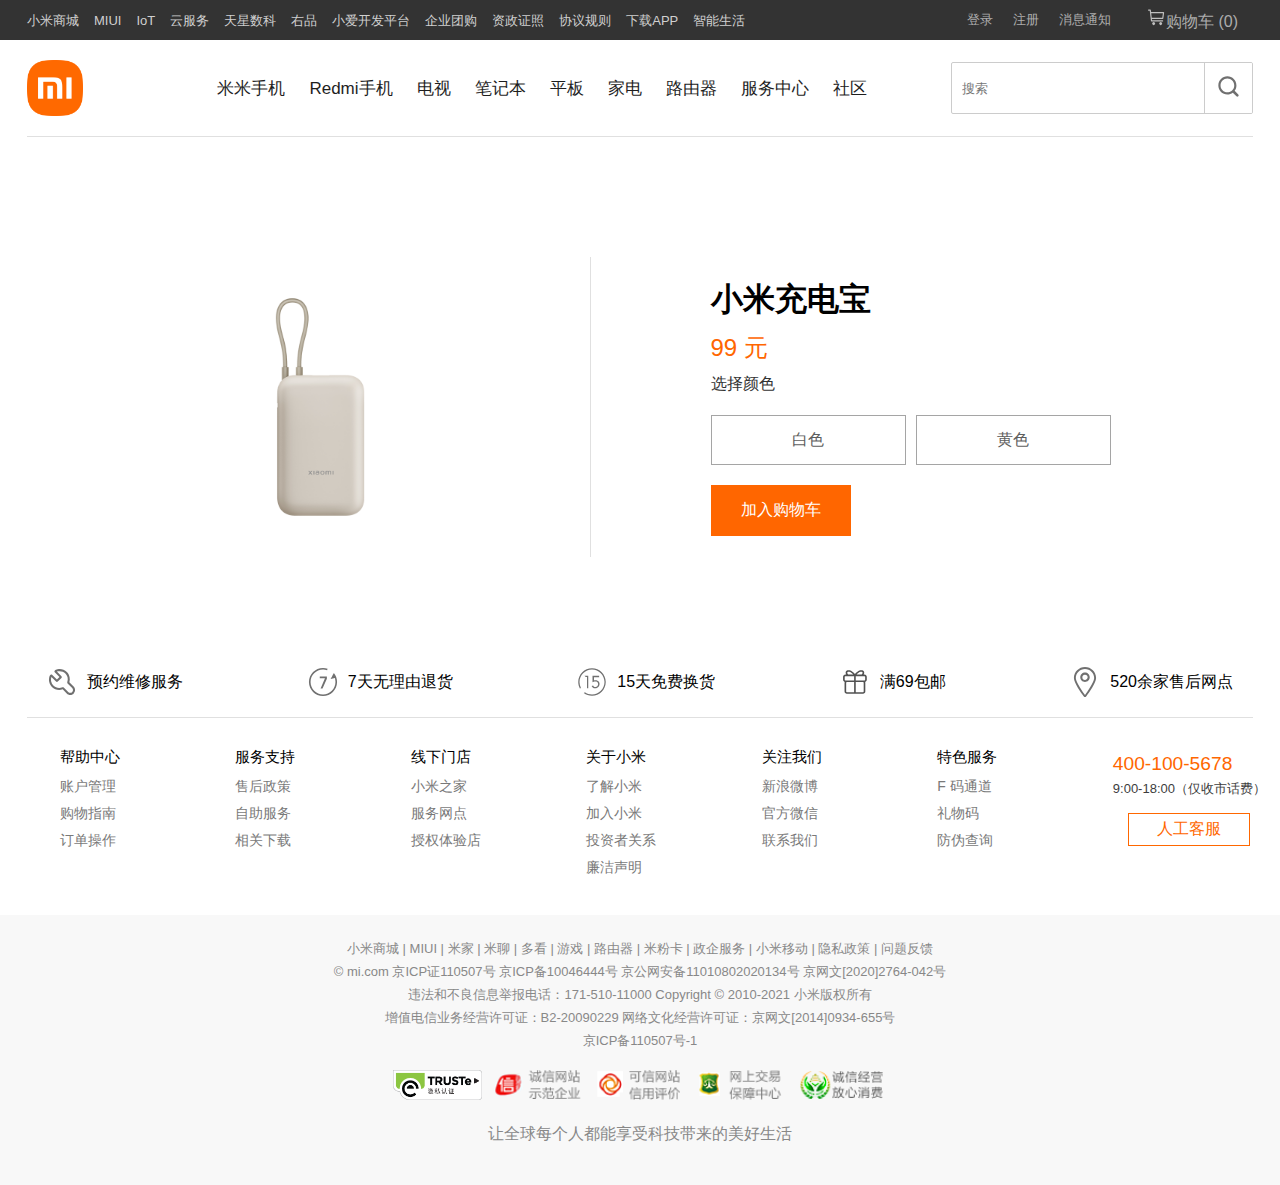
<file: product2.html>
<!DOCTYPE html>
<html lang="en">
<head>
    <meta charset="UTF-8">
    <meta name="viewport" content="width=device-width, initial-scale=1.0">
    <link rel="stylesheet" href="css/product.css">
    <title>Document</title>
</head>
<body>
    <header>
        <div class="top-bar">
            <div class="top-bar-nav">
                <nav>
                    <ul>
                        <li><a href="index.html">小米商城</a></li>
                        <li><a href="#">MIUI</a></li>
                        <li><a href="#">IoT</a></li>
                        <li><a href="#">云服务</a></li>
                        <li><a href="#">天星数科</a></li>
                        <li><a href="#">右品</a></li>
                        <li><a href="#">小爱开发平台</a></li>
                        <li><a href="#">企业团购</a></li>
                        <li><a href="#">资政证照</a></li>
                        <li><a href="#">协议规则</a></li>
                        <li><a href="#">下载APP</a></li>
                        <li><a href="#">智能生活</a></li>
                    </ul>
                </nav>

                <div class="user-menu">
                    <div class="menu">
                        <a href="#" class="menu-item">登录</a>
                        <a href="#" class="menu-item">注册</a>
                        <a href="#" class="menu-item">消息通知</a>
                    </div>
                    <div class="cart">
                        <a href="#" class="cart-item">
                            <svg t="1716475948877" class="icon" viewBox="0 0 1024 1024" version="1.1" xmlns="http://www.w3.org/2000/svg" p-id="1739" width="20" height="20"><path d="M920.99 266.85a29.984 29.984 0 0 0-22.58-10.25H260.03l-12.05-104.41c-1.75-15.14-14.56-26.56-29.8-26.56h-88.09c-16.57 0-30 13.43-30 30s13.43 30 30 30h61.35l60.99 528.59c1.75 15.14 14.56 26.56 29.8 26.56h567.83c16.57 0 30-13.43 30-30s-13.43-30-30-30H308.97l-7.96-69.01h557.65c15.02 0 27.73-11.11 29.73-26l39.75-295.17a30.035 30.035 0 0 0-7.15-23.75z m-88.56 284.91H294.08l-27.13-235.17h597.14l-31.66 235.17z" p-id="1740" fill="#bfbfbf"></path><path d="M338.558404 902.148081a75.76 75.76 0 1 0 107.138949-107.142689 75.76 75.76 0 1 0-107.138949 107.142689Z" p-id="1741" fill="#bfbfbf"></path><path d="M698.22704 902.152789a75.76 75.76 0 1 0 107.138949-107.14269 75.76 75.76 0 1 0-107.138949 107.14269Z" p-id="1742" fill="#bfbfbf"></path></svg>购物车 (0)
                        </a>
                        <div class="cart-dropdown">
                            <p>购物车中还没有商品，赶紧选购吧！</p>
                        </div>
                    </div>
                </div>

                
            </div>
            
        </div>

        <div class="logo-search">

            <div class="header-logo">
                <a class="logo" href="https://www.mi.com/index.html" title="小米官网">小米官网</a>
            </div>

            <nav class="main-nav">
                <ul>
                    <li><a href="#">米米手机</a></li>
                    <li><a href="#">Redmi手机</a></li>
                    <li><a href="#">电视</a></li>
                    <li><a href="#">笔记本</a></li>
                    <li><a href="#">平板</a></li>
                    <li><a href="#">家电</a></li>
                    <li><a href="#">路由器</a></li>
                    <li><a href="#">服务中心</a></li>
                    <li><a href="#">社区</a></li>
                </ul>
            </nav>

            <div class="search-bar">
                <input type="text" placeholder="搜索" class="search-input" />
                <button type="submit" class="search-button">
                    <svg t="1716634468022" class="icon" viewBox="0 0 1024 1024" version="1.1" xmlns="http://www.w3.org/2000/svg" p-id="17277" width="25" height="25"><path d="M466.4 747.2c60.8 0 119.2-19.2 168-56l32.8-24 24-32.8c36.8-48.8 56-107.2 56-168 0-154.4-125.6-280.8-280.8-280.8s-280 126.4-280 280.8c0 155.2 125.6 280.8 280 280.8m408 180.8c-13.6 0-26.4-4.8-36.8-15.2L688.8 763.2c-61.6 46.4-138.4 73.6-221.6 73.6-205.6 0.8-371.2-165.6-371.2-370.4C96 261.6 261.6 96 466.4 96c204.8 0 370.4 165.6 370.4 370.4 0 83.2-27.2 160-73.6 221.6l149.6 149.6c20 20 20 53.6 0 73.6l-1.6 1.6c-9.6 10.4-23.2 15.2-36.8 15.2z" fill="#707070" p-id="17278"></path></svg>
                </button>
            </div>
        </div>

    </header>


    <main>
        
        <div class="product-container">
            <div class="product-image-wrapper">
                <img src="images/product-page2.png" alt="商品图片" class="product-image" id="productImage">
            </div>
            <div class="main-line"></div>
            <div class="product-details">
                <h1>小米充电宝</h1>
                <p class="price">99 元</p>
                <span>选择颜色</span>
                <div class="color-selection">
                    <button class="color-button">白色</button>
                    <button class="color-button">黄色</button>
                </div>
                <button class="add-to-cart">加入购物车</button>
            </div>
            <div class="preview-container" id="previewContainer">
                <img src="images/product-page2.png" alt="放大图" class="preview-image" id="previewImage">
            </div>
        </div>

    </main>


    <footer>
        <div class="footer-top">
            <div class="service-item">
                <svg t="1716801941320" class="icon" viewBox="0 0 1024 1024" version="1.1" xmlns="http://www.w3.org/2000/svg" p-id="6149" data-spm-anchor-id="a313x.search_index.0.i0.7ae63a81pYZ8Gt" width="30" height="30"><path d="M792.02 952.73c-45.99 0-87.92-18.07-118.05-50.89l-139-138.98c-82.21 28.85-172.87 27.15-252.72-5.3-43.41-17.73-81.87-43.55-114.33-76.79-46.65-46.63-78.9-106.57-92.95-173.04-5.71-27.08-8.33-54.55-7.79-81.69 0.55-39.65 7.69-78.76 21.2-116.02l0.99-2.49c14.7-36.53 30.03-53.42 50.84-55.53 12.59-1.13 24.84 3.83 33.11 13.5l164.83 164.73 87.66-87.8L264.07 180.7c-15.37-15.35-16.97-39.45-3.76-56.03 16.94-21.31 38.18-29.64 45.37-31.98 38.6-14.34 65.13-18.25 100.39-20.4l3.23-0.16c7.63-0.38 13.85-0.61 20.2-0.61 45.96 0 90.71 8.65 133 25.73 43.2 17.39 81.63 42.73 114.22 75.32 48.2 48.08 80.93 108.93 94.6 175.96 11.73 57.02 9 116.63-7.82 173.36l145.45 145.34c31.08 31.21 48.16 72.72 48.16 116.97 0 1.61-0.05 3.19-0.17 4.78 0.49 42.1-15.83 82.98-45.02 112.78-28.13 32.81-68.26 50.89-113.15 50.89-1.78 0.06-4.26 0.08-6.75 0.08zM411.71 141.66l-2.92 0.14c-22.51 1.4-42.12 3.31-71.7 13.54l156.88 156.89c8.05 8.02 12.51 18.75 12.51 30.19 0 11.44-4.46 22.17-12.56 30.23L368.36 498.4c-16.09 16.17-44.34 16.19-60.45-0.02L151.02 341.6c-9 27.18-13.88 56.14-14.29 85.63-0.44 22.03 1.69 44.23 6.3 66.13 11.26 53.24 36.98 101.14 74.37 138.53 26.05 26.65 56.6 47.17 91.09 61.26 68.54 27.88 147.04 27.38 217.17-1.11a43.04 43.04 0 0 1 16.1-3.15c11.04 0 21.84 4.3 29.96 12.36l152.47 152.48c17.82 19.36 41.56 29.44 67.84 29.44l6.74-0.09c17.34 0 41.97-4.71 60.85-27.22l2.04-2.22c17.25-17.26 26.37-40.4 25.69-65.22l-0.1-3.71 0.28-1.49c-0.35-25.59-10.19-49.12-27.81-66.81l-157.1-156.98c-11.45-11.46-15.4-28.74-10.08-44.05 17.3-49.75 20.97-102.59 10.63-152.88-10.95-53.63-37.09-102.27-75.62-140.7-25.95-25.93-56.58-46.13-91.07-60.01-38.73-15.65-80.26-22.49-122.35-20.22m-94.99 307.67c-0.01 0.02-0.02 0.02-0.03 0.05l0.03-0.05z m37.92-0.09l0.08 0.09a0.242 0.242 0 0 0-0.08-0.09z m87.7-87.76l0.07 0.07-0.07-0.07z m0-37.95c-0.03 0.02-0.06 0.05-0.09 0.09l0.09-0.09z" fill="#707070" p-id="6150"></path></svg>
                <span>预约维修服务</span>
            </div>
            <div class="service-item">
                <svg t="1716802005822" class="icon" viewBox="0 0 1024 1024" version="1.1" xmlns="http://www.w3.org/2000/svg" p-id="8592" width="30" height="30"><path d="M496.64 731.52l147.84-332.16L644.48 324.48 401.92 324.48l-0.64 62.72 177.92-1.28-149.76 345.6L496.64 731.52zM882.56 206.72c-28.16 54.4-109.44 206.72-109.44 206.72l145.28-37.76c7.68 31.36 19.2 102.4 19.2 136.32 0 234.88-190.08 424.96-424.96 424.96-234.88 0-424.96-190.08-424.96-424.96 0-234.88 190.08-424.96 424.96-424.96 49.28 0 96.64 8.32 140.16 23.68 0 0 7.68-25.6 16-52.48C619.52 40.96 567.04 32 512 32 247.04 32 32 247.04 32 512c0 264.96 215.04 480 480 480 264.96 0 480-215.04 480-480C992 396.16 951.04 289.92 882.56 206.72z" p-id="8593" fill="#707070"></path></svg>
                <span>7天无理由退货</span>
            </div>
            <div class="service-item">
                <svg t="1716802048016" class="icon" viewBox="0 0 1024 1024" version="1.1" xmlns="http://www.w3.org/2000/svg" p-id="9766" width="30" height="30"><path d="M631.466667 448c21.333333 0 38.4 4.266667 55.466667 8.533333 17.066667 8.533333 29.866667 17.066667 42.666667 29.866667 12.8 12.8 21.333333 25.6 29.866667 42.666667 8.533333 17.066667 8.533333 34.133333 8.533333 55.466667 0 21.333333-4.266667 38.4-12.8 55.466667-8.533333 17.066667-17.066667 29.866667-29.866667 42.666667-12.8 12.8-29.866667 21.333333-46.933333 29.866667S640 725.333333 622.933333 725.333333c-34.133333 0-59.733333-8.533333-76.8-21.333333s-34.133333-34.133333-46.933333-55.466667l51.2-17.066667c8.533333 17.066667 17.066667 29.866667 29.866667 38.4 12.8 8.533333 29.866667 12.8 46.933333 12.8 12.8 0 25.6-4.266667 34.133333-8.533333 12.8-4.266667 21.333333-12.8 29.866667-21.333333 8.533333-8.533333 12.8-17.066667 21.333333-29.866667 4.266667-12.8 8.533333-25.6 8.533333-38.4 0-17.066667-4.266667-29.866667-8.533333-42.666667-4.266667-12.8-12.8-21.333333-21.333333-29.866667-8.533333-8.533333-21.333333-12.8-34.133333-17.066667s-25.6-4.266667-42.666667-4.266667c-12.8 0-29.866667 4.266667-42.666667 8.533333-17.066667 4.266667-29.866667 12.8-42.666667 17.066667L529.066667 298.666667l226.133333 0 0 46.933333-174.933333 0 0 115.2c8.533333-4.266667 17.066667-8.533333 25.6-8.533333C614.4 448 622.933333 448 631.466667 448zM384 725.333333 341.333333 725.333333 341.333333 341.333333 298.666667 341.333333 256 298.666667l72.533333 0L384 298.666667 384 725.333333zM512 981.333333c-106.666667 0-200.533333-34.133333-281.6-93.866667 12.8-4.266667 25.6-12.8 38.4-25.6C337.066667 908.8 422.4 938.666667 512 938.666667c234.666667 0 426.666667-192 426.666667-426.666667S746.666667 85.333333 512 85.333333 85.333333 277.333333 85.333333 512c0 68.266667 17.066667 132.266667 46.933333 192-12.8 8.533333-21.333333 21.333333-29.866667 34.133333C64 669.866667 42.666667 593.066667 42.666667 512 42.666667 251.733333 251.733333 42.666667 512 42.666667s469.333333 209.066667 469.333333 469.333333S772.266667 981.333333 512 981.333333z" p-id="9767" fill="#707070"></path></svg>
                <span>15天免费换货</span>
            </div>
            <div class="service-item">
                <svg t="1716802090473" class="icon" viewBox="0 0 1024 1024" version="1.1" xmlns="http://www.w3.org/2000/svg" p-id="11860" width="30" height="30"><path d="M836.345598 257.721713l-28.427446 0c14.415314-24.441669 20.741393-47.75463 18.720364-69.379137-1.677199-18.098193-10.254551-43.982724-41.686425-64.611553-26.059516-17.143449-59.57177-21.348214-96.751554-12.059664-60.292178 15.137769-131.649366 67.180052-178.566932 130.073474C462.687386 178.852434 391.387503 126.809127 331.096349 111.671359c-37.210483-9.348925-70.751391-5.114484-96.807836 12.059664-31.404244 20.62883-39.983643 46.51336-41.659819 64.611553-2.02103 21.624507 4.246721 44.937468 18.720364 69.379137l-28.427446 0c-43.043329 0-78.073146 35.056424-78.073146 78.132498l0 100.636025c0 34.075073 22.474874 64.190975 54.991452 74.30431-3.090385 8.550747-4.708232 17.390066-4.708232 26.347065l0 301.923424c0 43.046399 35.069727 78.117149 78.117149 78.117149l552.85857 0c43.044352 0 78.05882-35.069727 78.05882-78.117149L864.166223 537.140587c0-9.014304-1.558495-17.882276-4.649903-26.376741 32.468482-10.169617 54.890144-40.285518 54.890144-74.274634l0-100.609419C914.405441 292.806789 879.390973 257.721713 836.345598 257.721713M786.10638 861.540931 537.426601 861.540931 537.426601 514.636037l248.680802 0c12.394285 0 22.445198 10.110265 22.445198 22.50455l0 301.923424C808.551578 851.459319 798.500665 861.540931 786.10638 861.540931M568.049039 257.721713c39.549761-45.61899 91.462085-81.468476 133.614114-92.043323 21.896706-5.487991 39.807634-3.985778 52.780087 4.565992 13.781888 9.055237 16.23373 17.129122 16.785292 23.227004 2.192945 22.35924-21.784142 52.504818-33.108049 64.250326L568.049039 257.721713zM858.763167 335.880817l0 100.609419c0 12.394285-10.024308 22.473851-22.417569 22.473851L537.426601 458.964086 537.426601 313.390593l298.918997 0C848.738859 313.390593 858.763167 323.488579 858.763167 335.880817M481.812979 514.636037l0 346.904894L233.24781 861.540931c-12.423961 0-22.477944-10.082636-22.477944-22.476921L210.769866 537.140587c0-12.394285 10.053983-22.50455 22.477944-22.50455L481.812979 514.636037zM248.039701 193.471386c0.547469-6.097882 3.03308-14.172791 16.756639-23.227004 12.882402-8.55177 30.794353-10.127661 52.809763-4.565992 41.917692 10.515494 93.773733 46.36805 133.410476 92.043323L281.088398 257.721713C270.948457 247.451812 245.81401 216.366839 248.039701 193.471386M160.445714 335.880817c0-12.391215 10.053983-22.490224 22.474874-22.490224l298.891368 0 0 145.573493L182.920588 458.964086c-12.420891 0-22.474874-10.079566-22.474874-22.473851L160.445714 335.880817z" fill="#515151" p-id="11861"></path></svg>
                <span>满69包邮</span>
            </div>
            <div class="service-item">
                <svg t="1716802125949" class="icon" viewBox="0 0 1024 1024" version="1.1" xmlns="http://www.w3.org/2000/svg" p-id="13114" width="30" height="30"><path d="M511.949885 191.974901c-89.175725 0-161.745087 72.168672-161.745087 160.899187 0 88.685993 72.569362 160.765623 161.745087 160.765623s161.656045-72.07963 161.656045-160.765623c0-88.730514-72.48032-160.899187-161.656045-160.899187z m0 250.431081A89.79902 89.79902 0 0 1 422.061822 352.829567a89.843541 89.843541 0 0 1 179.731604 0c0 49.4184-40.336099 89.576415-89.843541 89.576415zM890.423594 376.737387C890.423594 169.002023 720.620191 0 511.949885 0 303.279578 0 133.565217 169.002023 133.565217 376.737387c0 162.902635 233.023338 491.201087 333.240292 624.76433a56.541773 56.541773 0 0 0 90.288752 0C657.311214 867.938474 890.423594 539.684544 890.423594 376.737387zM517.91571 944.470212l-5.965825 8.058316-5.965825-8.058316c-189.214594-254.794147-306.883811-472.368669-306.883811-567.732825 0-171.717809 140.330447-311.424962 312.849636-311.424961 172.474668 0 312.760594 139.707152 312.760594 311.424961 0.044521 95.408677-117.491133 312.938678-306.794769 567.732825z" fill="#707070" p-id="13115"></path></svg>
                <span>520余家售后网点</span>
            </div>
        </div>
        <div class="footer-middle">
            <div class="footer-links">
                <div class="footer-column">
                    <h3>帮助中心</h3>
                    <ul>
                        <li><a href="#">账户管理</a></li>
                        <li><a href="#">购物指南</a></li>
                        <li><a href="#">订单操作</a></li>
                    </ul>
                </div>
                <div class="footer-column">
                    <h3>服务支持</h3>
                    <ul>
                        <li><a href="#">售后政策</a></li>
                        <li><a href="#">自助服务</a></li>
                        <li><a href="#">相关下载</a></li>
                    </ul>
                </div>
                <div class="footer-column">
                    <h3>线下门店</h3>
                    <ul>
                        <li><a href="#">小米之家</a></li>
                        <li><a href="#">服务网点</a></li>
                        <li><a href="#">授权体验店</a></li>
                    </ul>
                </div>
                <div class="footer-column">
                    <h3>关于小米</h3>
                    <ul>
                        <li><a href="#">了解小米</a></li>
                        <li><a href="#">加入小米</a></li>
                        <li><a href="#">投资者关系</a></li>
                        <li><a href="#">廉洁声明</a></li>
                    </ul>
                </div>
                <div class="footer-column">
                    <h3>关注我们</h3>
                    <ul>
                        <li><a href="#">新浪微博</a></li>
                        <li><a href="#">官方微信</a></li>
                        <li><a href="#">联系我们</a></li>
                    </ul>
                </div>
                <div class="footer-column">
                    <h3>特色服务</h3>
                    <ul>
                        <li><a href="#">F 码通道</a></li>
                        <li><a href="#">礼物码</a></li>
                        <li><a href="#">防伪查询</a></li>
                    </ul>
                </div>
                <div class="footer-contact">
                    <p class="phone">400-100-5678</p>
                    <p>9:00-18:00（仅收市话费）</p>
                    <a href="#" class="btn">人工客服</a>
                </div>
            </div>
        </div>
        <div class="footer-bottom">
            <div class="footer-info">
                <p>小米商城 | MIUI | 米家 | 米聊 | 多看 | 游戏 | 路由器 | 米粉卡 | 政企服务 | 小米移动 | 隐私政策 | 问题反馈</p>
                <p>© mi.com 京ICP证110507号 京ICP备10046444号 京公网安备11010802020134号  京网文[2020]2764-042号</p>
                <p>违法和不良信息举报电话：171-510-11000  Copyright © 2010-2021 小米版权所有</p>
                <p>增值电信业务经营许可证：B2-20090229   网络文化经营许可证：京网文[2014]0934-655号</p>
                <p>京ICP备110507号-1</p>
            </div>
            <div class="footer-certification">
                <a href="#"><img src="images/truste.png" alt="Trust Rank"></a>
                <a href="#"><img src="images/online-business.png" alt="Online Business"></a>
                <a href="#"><img src="images/reliable-cert.png" alt="Reliable Cert"></a>
                <a href="#"><img src="images/honesty-cert.png" alt="Honesty Cert"></a>
                <a href="#"><img src="images/green-cert.png" alt="Green Cert"></a>
            </div>
            <div class="footer-slogan">
                <p>让全球每个人都能享受科技带来的美好生活</p>
            </div>
            
        </div>

    </footer>
    <script src="js/product.js"></script>
</body>
</html>
</file>
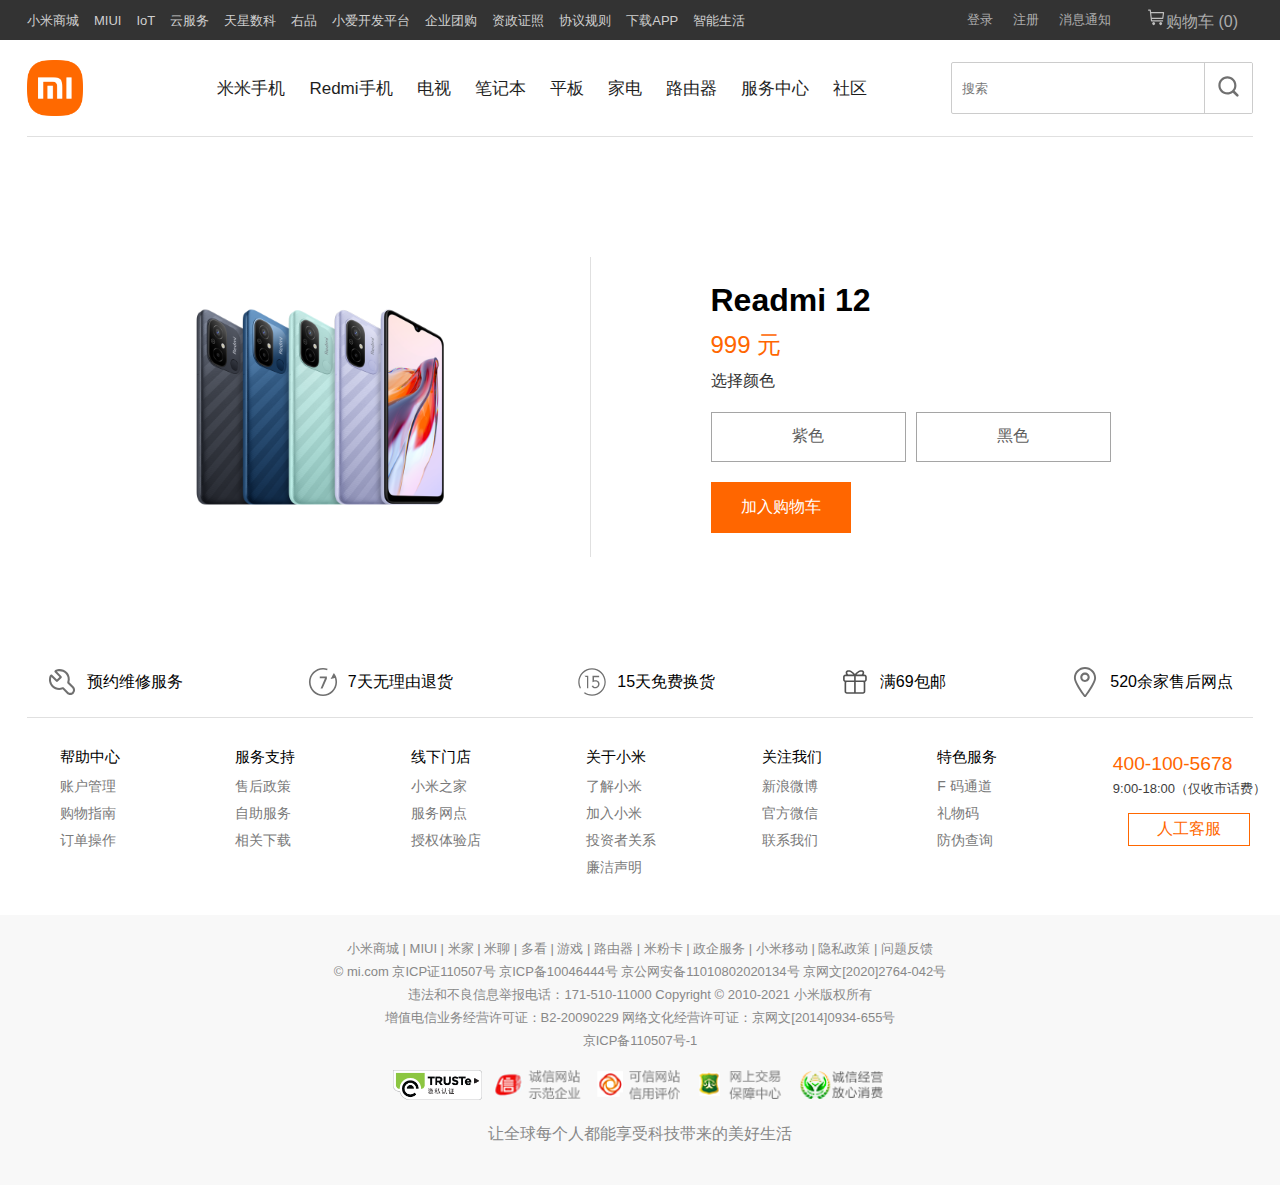
<file: product3.html>
<!DOCTYPE html>
<html lang="en">
<head>
    <meta charset="UTF-8">
    <meta name="viewport" content="width=device-width, initial-scale=1.0">
    <link rel="stylesheet" href="css/product.css">
    <title>Document</title>
</head>
<body>
    <header>
        <div class="top-bar">
            <div class="top-bar-nav">
                <nav>
                    <ul>
                        <li><a href="index.html">小米商城</a></li>
                        <li><a href="#">MIUI</a></li>
                        <li><a href="#">IoT</a></li>
                        <li><a href="#">云服务</a></li>
                        <li><a href="#">天星数科</a></li>
                        <li><a href="#">右品</a></li>
                        <li><a href="#">小爱开发平台</a></li>
                        <li><a href="#">企业团购</a></li>
                        <li><a href="#">资政证照</a></li>
                        <li><a href="#">协议规则</a></li>
                        <li><a href="#">下载APP</a></li>
                        <li><a href="#">智能生活</a></li>
                    </ul>
                </nav>

                <div class="user-menu">
                    <div class="menu">
                        <a href="#" class="menu-item">登录</a>
                        <a href="#" class="menu-item">注册</a>
                        <a href="#" class="menu-item">消息通知</a>
                    </div>
                    <div class="cart">
                        <a href="#" class="cart-item">
                            <svg t="1716475948877" class="icon" viewBox="0 0 1024 1024" version="1.1" xmlns="http://www.w3.org/2000/svg" p-id="1739" width="20" height="20"><path d="M920.99 266.85a29.984 29.984 0 0 0-22.58-10.25H260.03l-12.05-104.41c-1.75-15.14-14.56-26.56-29.8-26.56h-88.09c-16.57 0-30 13.43-30 30s13.43 30 30 30h61.35l60.99 528.59c1.75 15.14 14.56 26.56 29.8 26.56h567.83c16.57 0 30-13.43 30-30s-13.43-30-30-30H308.97l-7.96-69.01h557.65c15.02 0 27.73-11.11 29.73-26l39.75-295.17a30.035 30.035 0 0 0-7.15-23.75z m-88.56 284.91H294.08l-27.13-235.17h597.14l-31.66 235.17z" p-id="1740" fill="#bfbfbf"></path><path d="M338.558404 902.148081a75.76 75.76 0 1 0 107.138949-107.142689 75.76 75.76 0 1 0-107.138949 107.142689Z" p-id="1741" fill="#bfbfbf"></path><path d="M698.22704 902.152789a75.76 75.76 0 1 0 107.138949-107.14269 75.76 75.76 0 1 0-107.138949 107.14269Z" p-id="1742" fill="#bfbfbf"></path></svg>购物车 (0)
                        </a>
                        <div class="cart-dropdown">
                            <p>购物车中还没有商品，赶紧选购吧！</p>
                        </div>
                    </div>
                </div>

                
            </div>
            
        </div>

        <div class="logo-search">

            <div class="header-logo">
                <a class="logo" href="https://www.mi.com/index.html" title="小米官网">小米官网</a>
            </div>

            <nav class="main-nav">
                <ul>
                    <li><a href="#">米米手机</a></li>
                    <li><a href="#">Redmi手机</a></li>
                    <li><a href="#">电视</a></li>
                    <li><a href="#">笔记本</a></li>
                    <li><a href="#">平板</a></li>
                    <li><a href="#">家电</a></li>
                    <li><a href="#">路由器</a></li>
                    <li><a href="#">服务中心</a></li>
                    <li><a href="#">社区</a></li>
                </ul>
            </nav>

            <div class="search-bar">
                <input type="text" placeholder="搜索" class="search-input" />
                <button type="submit" class="search-button">
                    <svg t="1716634468022" class="icon" viewBox="0 0 1024 1024" version="1.1" xmlns="http://www.w3.org/2000/svg" p-id="17277" width="25" height="25"><path d="M466.4 747.2c60.8 0 119.2-19.2 168-56l32.8-24 24-32.8c36.8-48.8 56-107.2 56-168 0-154.4-125.6-280.8-280.8-280.8s-280 126.4-280 280.8c0 155.2 125.6 280.8 280 280.8m408 180.8c-13.6 0-26.4-4.8-36.8-15.2L688.8 763.2c-61.6 46.4-138.4 73.6-221.6 73.6-205.6 0.8-371.2-165.6-371.2-370.4C96 261.6 261.6 96 466.4 96c204.8 0 370.4 165.6 370.4 370.4 0 83.2-27.2 160-73.6 221.6l149.6 149.6c20 20 20 53.6 0 73.6l-1.6 1.6c-9.6 10.4-23.2 15.2-36.8 15.2z" fill="#707070" p-id="17278"></path></svg>
                </button>
            </div>
        </div>

    </header>


    <main>
        
        <div class="product-container">
            <div class="product-image-wrapper">
                <img src="images/product-page3.png" alt="商品图片" class="product-image" id="productImage">
            </div>
            <div class="main-line"></div>
            <div class="product-details">
                <h1>Readmi 12</h1>
                <p class="price">999 元</p>
                <span>选择颜色</span>
                <div class="color-selection">
                    <button class="color-button">紫色</button>
                    <button class="color-button">黑色</button>
                </div>
                <button class="add-to-cart">加入购物车</button>
            </div>
            <div class="preview-container" id="previewContainer">
                <img src="images/product-page3.png" alt="放大图" class="preview-image" id="previewImage">
            </div>
        </div>

    </main>


    <footer>
        <div class="footer-top">
            <div class="service-item">
                <svg t="1716801941320" class="icon" viewBox="0 0 1024 1024" version="1.1" xmlns="http://www.w3.org/2000/svg" p-id="6149" data-spm-anchor-id="a313x.search_index.0.i0.7ae63a81pYZ8Gt" width="30" height="30"><path d="M792.02 952.73c-45.99 0-87.92-18.07-118.05-50.89l-139-138.98c-82.21 28.85-172.87 27.15-252.72-5.3-43.41-17.73-81.87-43.55-114.33-76.79-46.65-46.63-78.9-106.57-92.95-173.04-5.71-27.08-8.33-54.55-7.79-81.69 0.55-39.65 7.69-78.76 21.2-116.02l0.99-2.49c14.7-36.53 30.03-53.42 50.84-55.53 12.59-1.13 24.84 3.83 33.11 13.5l164.83 164.73 87.66-87.8L264.07 180.7c-15.37-15.35-16.97-39.45-3.76-56.03 16.94-21.31 38.18-29.64 45.37-31.98 38.6-14.34 65.13-18.25 100.39-20.4l3.23-0.16c7.63-0.38 13.85-0.61 20.2-0.61 45.96 0 90.71 8.65 133 25.73 43.2 17.39 81.63 42.73 114.22 75.32 48.2 48.08 80.93 108.93 94.6 175.96 11.73 57.02 9 116.63-7.82 173.36l145.45 145.34c31.08 31.21 48.16 72.72 48.16 116.97 0 1.61-0.05 3.19-0.17 4.78 0.49 42.1-15.83 82.98-45.02 112.78-28.13 32.81-68.26 50.89-113.15 50.89-1.78 0.06-4.26 0.08-6.75 0.08zM411.71 141.66l-2.92 0.14c-22.51 1.4-42.12 3.31-71.7 13.54l156.88 156.89c8.05 8.02 12.51 18.75 12.51 30.19 0 11.44-4.46 22.17-12.56 30.23L368.36 498.4c-16.09 16.17-44.34 16.19-60.45-0.02L151.02 341.6c-9 27.18-13.88 56.14-14.29 85.63-0.44 22.03 1.69 44.23 6.3 66.13 11.26 53.24 36.98 101.14 74.37 138.53 26.05 26.65 56.6 47.17 91.09 61.26 68.54 27.88 147.04 27.38 217.17-1.11a43.04 43.04 0 0 1 16.1-3.15c11.04 0 21.84 4.3 29.96 12.36l152.47 152.48c17.82 19.36 41.56 29.44 67.84 29.44l6.74-0.09c17.34 0 41.97-4.71 60.85-27.22l2.04-2.22c17.25-17.26 26.37-40.4 25.69-65.22l-0.1-3.71 0.28-1.49c-0.35-25.59-10.19-49.12-27.81-66.81l-157.1-156.98c-11.45-11.46-15.4-28.74-10.08-44.05 17.3-49.75 20.97-102.59 10.63-152.88-10.95-53.63-37.09-102.27-75.62-140.7-25.95-25.93-56.58-46.13-91.07-60.01-38.73-15.65-80.26-22.49-122.35-20.22m-94.99 307.67c-0.01 0.02-0.02 0.02-0.03 0.05l0.03-0.05z m37.92-0.09l0.08 0.09a0.242 0.242 0 0 0-0.08-0.09z m87.7-87.76l0.07 0.07-0.07-0.07z m0-37.95c-0.03 0.02-0.06 0.05-0.09 0.09l0.09-0.09z" fill="#707070" p-id="6150"></path></svg>
                <span>预约维修服务</span>
            </div>
            <div class="service-item">
                <svg t="1716802005822" class="icon" viewBox="0 0 1024 1024" version="1.1" xmlns="http://www.w3.org/2000/svg" p-id="8592" width="30" height="30"><path d="M496.64 731.52l147.84-332.16L644.48 324.48 401.92 324.48l-0.64 62.72 177.92-1.28-149.76 345.6L496.64 731.52zM882.56 206.72c-28.16 54.4-109.44 206.72-109.44 206.72l145.28-37.76c7.68 31.36 19.2 102.4 19.2 136.32 0 234.88-190.08 424.96-424.96 424.96-234.88 0-424.96-190.08-424.96-424.96 0-234.88 190.08-424.96 424.96-424.96 49.28 0 96.64 8.32 140.16 23.68 0 0 7.68-25.6 16-52.48C619.52 40.96 567.04 32 512 32 247.04 32 32 247.04 32 512c0 264.96 215.04 480 480 480 264.96 0 480-215.04 480-480C992 396.16 951.04 289.92 882.56 206.72z" p-id="8593" fill="#707070"></path></svg>
                <span>7天无理由退货</span>
            </div>
            <div class="service-item">
                <svg t="1716802048016" class="icon" viewBox="0 0 1024 1024" version="1.1" xmlns="http://www.w3.org/2000/svg" p-id="9766" width="30" height="30"><path d="M631.466667 448c21.333333 0 38.4 4.266667 55.466667 8.533333 17.066667 8.533333 29.866667 17.066667 42.666667 29.866667 12.8 12.8 21.333333 25.6 29.866667 42.666667 8.533333 17.066667 8.533333 34.133333 8.533333 55.466667 0 21.333333-4.266667 38.4-12.8 55.466667-8.533333 17.066667-17.066667 29.866667-29.866667 42.666667-12.8 12.8-29.866667 21.333333-46.933333 29.866667S640 725.333333 622.933333 725.333333c-34.133333 0-59.733333-8.533333-76.8-21.333333s-34.133333-34.133333-46.933333-55.466667l51.2-17.066667c8.533333 17.066667 17.066667 29.866667 29.866667 38.4 12.8 8.533333 29.866667 12.8 46.933333 12.8 12.8 0 25.6-4.266667 34.133333-8.533333 12.8-4.266667 21.333333-12.8 29.866667-21.333333 8.533333-8.533333 12.8-17.066667 21.333333-29.866667 4.266667-12.8 8.533333-25.6 8.533333-38.4 0-17.066667-4.266667-29.866667-8.533333-42.666667-4.266667-12.8-12.8-21.333333-21.333333-29.866667-8.533333-8.533333-21.333333-12.8-34.133333-17.066667s-25.6-4.266667-42.666667-4.266667c-12.8 0-29.866667 4.266667-42.666667 8.533333-17.066667 4.266667-29.866667 12.8-42.666667 17.066667L529.066667 298.666667l226.133333 0 0 46.933333-174.933333 0 0 115.2c8.533333-4.266667 17.066667-8.533333 25.6-8.533333C614.4 448 622.933333 448 631.466667 448zM384 725.333333 341.333333 725.333333 341.333333 341.333333 298.666667 341.333333 256 298.666667l72.533333 0L384 298.666667 384 725.333333zM512 981.333333c-106.666667 0-200.533333-34.133333-281.6-93.866667 12.8-4.266667 25.6-12.8 38.4-25.6C337.066667 908.8 422.4 938.666667 512 938.666667c234.666667 0 426.666667-192 426.666667-426.666667S746.666667 85.333333 512 85.333333 85.333333 277.333333 85.333333 512c0 68.266667 17.066667 132.266667 46.933333 192-12.8 8.533333-21.333333 21.333333-29.866667 34.133333C64 669.866667 42.666667 593.066667 42.666667 512 42.666667 251.733333 251.733333 42.666667 512 42.666667s469.333333 209.066667 469.333333 469.333333S772.266667 981.333333 512 981.333333z" p-id="9767" fill="#707070"></path></svg>
                <span>15天免费换货</span>
            </div>
            <div class="service-item">
                <svg t="1716802090473" class="icon" viewBox="0 0 1024 1024" version="1.1" xmlns="http://www.w3.org/2000/svg" p-id="11860" width="30" height="30"><path d="M836.345598 257.721713l-28.427446 0c14.415314-24.441669 20.741393-47.75463 18.720364-69.379137-1.677199-18.098193-10.254551-43.982724-41.686425-64.611553-26.059516-17.143449-59.57177-21.348214-96.751554-12.059664-60.292178 15.137769-131.649366 67.180052-178.566932 130.073474C462.687386 178.852434 391.387503 126.809127 331.096349 111.671359c-37.210483-9.348925-70.751391-5.114484-96.807836 12.059664-31.404244 20.62883-39.983643 46.51336-41.659819 64.611553-2.02103 21.624507 4.246721 44.937468 18.720364 69.379137l-28.427446 0c-43.043329 0-78.073146 35.056424-78.073146 78.132498l0 100.636025c0 34.075073 22.474874 64.190975 54.991452 74.30431-3.090385 8.550747-4.708232 17.390066-4.708232 26.347065l0 301.923424c0 43.046399 35.069727 78.117149 78.117149 78.117149l552.85857 0c43.044352 0 78.05882-35.069727 78.05882-78.117149L864.166223 537.140587c0-9.014304-1.558495-17.882276-4.649903-26.376741 32.468482-10.169617 54.890144-40.285518 54.890144-74.274634l0-100.609419C914.405441 292.806789 879.390973 257.721713 836.345598 257.721713M786.10638 861.540931 537.426601 861.540931 537.426601 514.636037l248.680802 0c12.394285 0 22.445198 10.110265 22.445198 22.50455l0 301.923424C808.551578 851.459319 798.500665 861.540931 786.10638 861.540931M568.049039 257.721713c39.549761-45.61899 91.462085-81.468476 133.614114-92.043323 21.896706-5.487991 39.807634-3.985778 52.780087 4.565992 13.781888 9.055237 16.23373 17.129122 16.785292 23.227004 2.192945 22.35924-21.784142 52.504818-33.108049 64.250326L568.049039 257.721713zM858.763167 335.880817l0 100.609419c0 12.394285-10.024308 22.473851-22.417569 22.473851L537.426601 458.964086 537.426601 313.390593l298.918997 0C848.738859 313.390593 858.763167 323.488579 858.763167 335.880817M481.812979 514.636037l0 346.904894L233.24781 861.540931c-12.423961 0-22.477944-10.082636-22.477944-22.476921L210.769866 537.140587c0-12.394285 10.053983-22.50455 22.477944-22.50455L481.812979 514.636037zM248.039701 193.471386c0.547469-6.097882 3.03308-14.172791 16.756639-23.227004 12.882402-8.55177 30.794353-10.127661 52.809763-4.565992 41.917692 10.515494 93.773733 46.36805 133.410476 92.043323L281.088398 257.721713C270.948457 247.451812 245.81401 216.366839 248.039701 193.471386M160.445714 335.880817c0-12.391215 10.053983-22.490224 22.474874-22.490224l298.891368 0 0 145.573493L182.920588 458.964086c-12.420891 0-22.474874-10.079566-22.474874-22.473851L160.445714 335.880817z" fill="#515151" p-id="11861"></path></svg>
                <span>满69包邮</span>
            </div>
            <div class="service-item">
                <svg t="1716802125949" class="icon" viewBox="0 0 1024 1024" version="1.1" xmlns="http://www.w3.org/2000/svg" p-id="13114" width="30" height="30"><path d="M511.949885 191.974901c-89.175725 0-161.745087 72.168672-161.745087 160.899187 0 88.685993 72.569362 160.765623 161.745087 160.765623s161.656045-72.07963 161.656045-160.765623c0-88.730514-72.48032-160.899187-161.656045-160.899187z m0 250.431081A89.79902 89.79902 0 0 1 422.061822 352.829567a89.843541 89.843541 0 0 1 179.731604 0c0 49.4184-40.336099 89.576415-89.843541 89.576415zM890.423594 376.737387C890.423594 169.002023 720.620191 0 511.949885 0 303.279578 0 133.565217 169.002023 133.565217 376.737387c0 162.902635 233.023338 491.201087 333.240292 624.76433a56.541773 56.541773 0 0 0 90.288752 0C657.311214 867.938474 890.423594 539.684544 890.423594 376.737387zM517.91571 944.470212l-5.965825 8.058316-5.965825-8.058316c-189.214594-254.794147-306.883811-472.368669-306.883811-567.732825 0-171.717809 140.330447-311.424962 312.849636-311.424961 172.474668 0 312.760594 139.707152 312.760594 311.424961 0.044521 95.408677-117.491133 312.938678-306.794769 567.732825z" fill="#707070" p-id="13115"></path></svg>
                <span>520余家售后网点</span>
            </div>
        </div>
        <div class="footer-middle">
            <div class="footer-links">
                <div class="footer-column">
                    <h3>帮助中心</h3>
                    <ul>
                        <li><a href="#">账户管理</a></li>
                        <li><a href="#">购物指南</a></li>
                        <li><a href="#">订单操作</a></li>
                    </ul>
                </div>
                <div class="footer-column">
                    <h3>服务支持</h3>
                    <ul>
                        <li><a href="#">售后政策</a></li>
                        <li><a href="#">自助服务</a></li>
                        <li><a href="#">相关下载</a></li>
                    </ul>
                </div>
                <div class="footer-column">
                    <h3>线下门店</h3>
                    <ul>
                        <li><a href="#">小米之家</a></li>
                        <li><a href="#">服务网点</a></li>
                        <li><a href="#">授权体验店</a></li>
                    </ul>
                </div>
                <div class="footer-column">
                    <h3>关于小米</h3>
                    <ul>
                        <li><a href="#">了解小米</a></li>
                        <li><a href="#">加入小米</a></li>
                        <li><a href="#">投资者关系</a></li>
                        <li><a href="#">廉洁声明</a></li>
                    </ul>
                </div>
                <div class="footer-column">
                    <h3>关注我们</h3>
                    <ul>
                        <li><a href="#">新浪微博</a></li>
                        <li><a href="#">官方微信</a></li>
                        <li><a href="#">联系我们</a></li>
                    </ul>
                </div>
                <div class="footer-column">
                    <h3>特色服务</h3>
                    <ul>
                        <li><a href="#">F 码通道</a></li>
                        <li><a href="#">礼物码</a></li>
                        <li><a href="#">防伪查询</a></li>
                    </ul>
                </div>
                <div class="footer-contact">
                    <p class="phone">400-100-5678</p>
                    <p>9:00-18:00（仅收市话费）</p>
                    <a href="#" class="btn">人工客服</a>
                </div>
            </div>
        </div>
        <div class="footer-bottom">
            <div class="footer-info">
                <p>小米商城 | MIUI | 米家 | 米聊 | 多看 | 游戏 | 路由器 | 米粉卡 | 政企服务 | 小米移动 | 隐私政策 | 问题反馈</p>
                <p>© mi.com 京ICP证110507号 京ICP备10046444号 京公网安备11010802020134号  京网文[2020]2764-042号</p>
                <p>违法和不良信息举报电话：171-510-11000  Copyright © 2010-2021 小米版权所有</p>
                <p>增值电信业务经营许可证：B2-20090229   网络文化经营许可证：京网文[2014]0934-655号</p>
                <p>京ICP备110507号-1</p>
            </div>
            <div class="footer-certification">
                <a href="#"><img src="images/truste.png" alt="Trust Rank"></a>
                <a href="#"><img src="images/online-business.png" alt="Online Business"></a>
                <a href="#"><img src="images/reliable-cert.png" alt="Reliable Cert"></a>
                <a href="#"><img src="images/honesty-cert.png" alt="Honesty Cert"></a>
                <a href="#"><img src="images/green-cert.png" alt="Green Cert"></a>
            </div>
            <div class="footer-slogan">
                <p>让全球每个人都能享受科技带来的美好生活</p>
            </div>
            
        </div>

    </footer>
    <script src="js/product.js"></script>
</body>
</html>
</file>
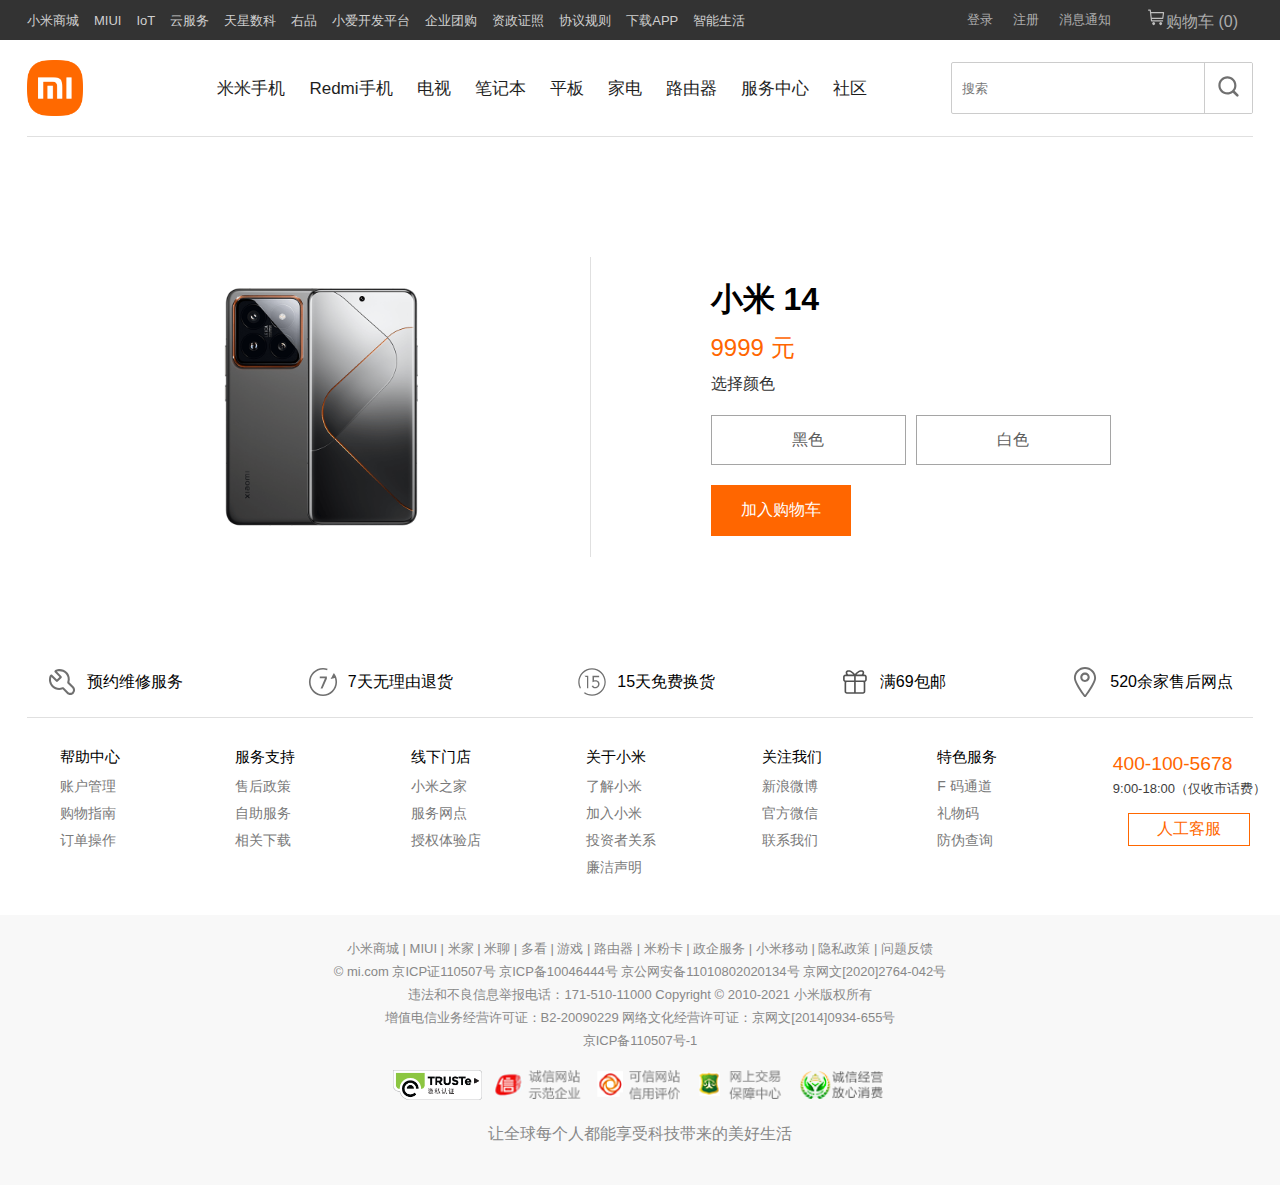
<file: product4.html>
<!DOCTYPE html>
<html lang="en">
<head>
    <meta charset="UTF-8">
    <meta name="viewport" content="width=device-width, initial-scale=1.0">
    <link rel="stylesheet" href="css/product.css">
    <title>Document</title>
</head>
<body>
    <header>
        <div class="top-bar">
            <div class="top-bar-nav">
                <nav>
                    <ul>
                        <li><a href="index.html">小米商城</a></li>
                        <li><a href="#">MIUI</a></li>
                        <li><a href="#">IoT</a></li>
                        <li><a href="#">云服务</a></li>
                        <li><a href="#">天星数科</a></li>
                        <li><a href="#">右品</a></li>
                        <li><a href="#">小爱开发平台</a></li>
                        <li><a href="#">企业团购</a></li>
                        <li><a href="#">资政证照</a></li>
                        <li><a href="#">协议规则</a></li>
                        <li><a href="#">下载APP</a></li>
                        <li><a href="#">智能生活</a></li>
                    </ul>
                </nav>

                <div class="user-menu">
                    <div class="menu">
                        <a href="#" class="menu-item">登录</a>
                        <a href="#" class="menu-item">注册</a>
                        <a href="#" class="menu-item">消息通知</a>
                    </div>
                    <div class="cart">
                        <a href="#" class="cart-item">
                            <svg t="1716475948877" class="icon" viewBox="0 0 1024 1024" version="1.1" xmlns="http://www.w3.org/2000/svg" p-id="1739" width="20" height="20"><path d="M920.99 266.85a29.984 29.984 0 0 0-22.58-10.25H260.03l-12.05-104.41c-1.75-15.14-14.56-26.56-29.8-26.56h-88.09c-16.57 0-30 13.43-30 30s13.43 30 30 30h61.35l60.99 528.59c1.75 15.14 14.56 26.56 29.8 26.56h567.83c16.57 0 30-13.43 30-30s-13.43-30-30-30H308.97l-7.96-69.01h557.65c15.02 0 27.73-11.11 29.73-26l39.75-295.17a30.035 30.035 0 0 0-7.15-23.75z m-88.56 284.91H294.08l-27.13-235.17h597.14l-31.66 235.17z" p-id="1740" fill="#bfbfbf"></path><path d="M338.558404 902.148081a75.76 75.76 0 1 0 107.138949-107.142689 75.76 75.76 0 1 0-107.138949 107.142689Z" p-id="1741" fill="#bfbfbf"></path><path d="M698.22704 902.152789a75.76 75.76 0 1 0 107.138949-107.14269 75.76 75.76 0 1 0-107.138949 107.14269Z" p-id="1742" fill="#bfbfbf"></path></svg>购物车 (0)
                        </a>
                        <div class="cart-dropdown">
                            <p>购物车中还没有商品，赶紧选购吧！</p>
                        </div>
                    </div>
                </div>

                
            </div>
            
        </div>

        <div class="logo-search">

            <div class="header-logo">
                <a class="logo" href="https://www.mi.com/index.html" title="小米官网">小米官网</a>
            </div>

            <nav class="main-nav">
                <ul>
                    <li><a href="#">米米手机</a></li>
                    <li><a href="#">Redmi手机</a></li>
                    <li><a href="#">电视</a></li>
                    <li><a href="#">笔记本</a></li>
                    <li><a href="#">平板</a></li>
                    <li><a href="#">家电</a></li>
                    <li><a href="#">路由器</a></li>
                    <li><a href="#">服务中心</a></li>
                    <li><a href="#">社区</a></li>
                </ul>
            </nav>

            <div class="search-bar">
                <input type="text" placeholder="搜索" class="search-input" />
                <button type="submit" class="search-button">
                    <svg t="1716634468022" class="icon" viewBox="0 0 1024 1024" version="1.1" xmlns="http://www.w3.org/2000/svg" p-id="17277" width="25" height="25"><path d="M466.4 747.2c60.8 0 119.2-19.2 168-56l32.8-24 24-32.8c36.8-48.8 56-107.2 56-168 0-154.4-125.6-280.8-280.8-280.8s-280 126.4-280 280.8c0 155.2 125.6 280.8 280 280.8m408 180.8c-13.6 0-26.4-4.8-36.8-15.2L688.8 763.2c-61.6 46.4-138.4 73.6-221.6 73.6-205.6 0.8-371.2-165.6-371.2-370.4C96 261.6 261.6 96 466.4 96c204.8 0 370.4 165.6 370.4 370.4 0 83.2-27.2 160-73.6 221.6l149.6 149.6c20 20 20 53.6 0 73.6l-1.6 1.6c-9.6 10.4-23.2 15.2-36.8 15.2z" fill="#707070" p-id="17278"></path></svg>
                </button>
            </div>
        </div>

    </header>


    <main>
        
        <div class="product-container">
            <div class="product-image-wrapper">
                <img src="images/product-page4.png" alt="商品图片" class="product-image" id="productImage">
            </div>
            <div class="main-line"></div>
            <div class="product-details">
                <h1>小米 14</h1>
                <p class="price">9999 元</p>
                <span>选择颜色</span>
                <div class="color-selection">
                    <button class="color-button">黑色</button>
                    <button class="color-button">白色</button>
                </div>
                <button class="add-to-cart">加入购物车</button>
            </div>
            <div class="preview-container" id="previewContainer">
                <img src="images/product-page4.png" alt="放大图" class="preview-image" id="previewImage">
            </div>
        </div>

    </main>


    <footer>
        <div class="footer-top">
            <div class="service-item">
                <svg t="1716801941320" class="icon" viewBox="0 0 1024 1024" version="1.1" xmlns="http://www.w3.org/2000/svg" p-id="6149" data-spm-anchor-id="a313x.search_index.0.i0.7ae63a81pYZ8Gt" width="30" height="30"><path d="M792.02 952.73c-45.99 0-87.92-18.07-118.05-50.89l-139-138.98c-82.21 28.85-172.87 27.15-252.72-5.3-43.41-17.73-81.87-43.55-114.33-76.79-46.65-46.63-78.9-106.57-92.95-173.04-5.71-27.08-8.33-54.55-7.79-81.69 0.55-39.65 7.69-78.76 21.2-116.02l0.99-2.49c14.7-36.53 30.03-53.42 50.84-55.53 12.59-1.13 24.84 3.83 33.11 13.5l164.83 164.73 87.66-87.8L264.07 180.7c-15.37-15.35-16.97-39.45-3.76-56.03 16.94-21.31 38.18-29.64 45.37-31.98 38.6-14.34 65.13-18.25 100.39-20.4l3.23-0.16c7.63-0.38 13.85-0.61 20.2-0.61 45.96 0 90.71 8.65 133 25.73 43.2 17.39 81.63 42.73 114.22 75.32 48.2 48.08 80.93 108.93 94.6 175.96 11.73 57.02 9 116.63-7.82 173.36l145.45 145.34c31.08 31.21 48.16 72.72 48.16 116.97 0 1.61-0.05 3.19-0.17 4.78 0.49 42.1-15.83 82.98-45.02 112.78-28.13 32.81-68.26 50.89-113.15 50.89-1.78 0.06-4.26 0.08-6.75 0.08zM411.71 141.66l-2.92 0.14c-22.51 1.4-42.12 3.31-71.7 13.54l156.88 156.89c8.05 8.02 12.51 18.75 12.51 30.19 0 11.44-4.46 22.17-12.56 30.23L368.36 498.4c-16.09 16.17-44.34 16.19-60.45-0.02L151.02 341.6c-9 27.18-13.88 56.14-14.29 85.63-0.44 22.03 1.69 44.23 6.3 66.13 11.26 53.24 36.98 101.14 74.37 138.53 26.05 26.65 56.6 47.17 91.09 61.26 68.54 27.88 147.04 27.38 217.17-1.11a43.04 43.04 0 0 1 16.1-3.15c11.04 0 21.84 4.3 29.96 12.36l152.47 152.48c17.82 19.36 41.56 29.44 67.84 29.44l6.74-0.09c17.34 0 41.97-4.71 60.85-27.22l2.04-2.22c17.25-17.26 26.37-40.4 25.69-65.22l-0.1-3.71 0.28-1.49c-0.35-25.59-10.19-49.12-27.81-66.81l-157.1-156.98c-11.45-11.46-15.4-28.74-10.08-44.05 17.3-49.75 20.97-102.59 10.63-152.88-10.95-53.63-37.09-102.27-75.62-140.7-25.95-25.93-56.58-46.13-91.07-60.01-38.73-15.65-80.26-22.49-122.35-20.22m-94.99 307.67c-0.01 0.02-0.02 0.02-0.03 0.05l0.03-0.05z m37.92-0.09l0.08 0.09a0.242 0.242 0 0 0-0.08-0.09z m87.7-87.76l0.07 0.07-0.07-0.07z m0-37.95c-0.03 0.02-0.06 0.05-0.09 0.09l0.09-0.09z" fill="#707070" p-id="6150"></path></svg>
                <span>预约维修服务</span>
            </div>
            <div class="service-item">
                <svg t="1716802005822" class="icon" viewBox="0 0 1024 1024" version="1.1" xmlns="http://www.w3.org/2000/svg" p-id="8592" width="30" height="30"><path d="M496.64 731.52l147.84-332.16L644.48 324.48 401.92 324.48l-0.64 62.72 177.92-1.28-149.76 345.6L496.64 731.52zM882.56 206.72c-28.16 54.4-109.44 206.72-109.44 206.72l145.28-37.76c7.68 31.36 19.2 102.4 19.2 136.32 0 234.88-190.08 424.96-424.96 424.96-234.88 0-424.96-190.08-424.96-424.96 0-234.88 190.08-424.96 424.96-424.96 49.28 0 96.64 8.32 140.16 23.68 0 0 7.68-25.6 16-52.48C619.52 40.96 567.04 32 512 32 247.04 32 32 247.04 32 512c0 264.96 215.04 480 480 480 264.96 0 480-215.04 480-480C992 396.16 951.04 289.92 882.56 206.72z" p-id="8593" fill="#707070"></path></svg>
                <span>7天无理由退货</span>
            </div>
            <div class="service-item">
                <svg t="1716802048016" class="icon" viewBox="0 0 1024 1024" version="1.1" xmlns="http://www.w3.org/2000/svg" p-id="9766" width="30" height="30"><path d="M631.466667 448c21.333333 0 38.4 4.266667 55.466667 8.533333 17.066667 8.533333 29.866667 17.066667 42.666667 29.866667 12.8 12.8 21.333333 25.6 29.866667 42.666667 8.533333 17.066667 8.533333 34.133333 8.533333 55.466667 0 21.333333-4.266667 38.4-12.8 55.466667-8.533333 17.066667-17.066667 29.866667-29.866667 42.666667-12.8 12.8-29.866667 21.333333-46.933333 29.866667S640 725.333333 622.933333 725.333333c-34.133333 0-59.733333-8.533333-76.8-21.333333s-34.133333-34.133333-46.933333-55.466667l51.2-17.066667c8.533333 17.066667 17.066667 29.866667 29.866667 38.4 12.8 8.533333 29.866667 12.8 46.933333 12.8 12.8 0 25.6-4.266667 34.133333-8.533333 12.8-4.266667 21.333333-12.8 29.866667-21.333333 8.533333-8.533333 12.8-17.066667 21.333333-29.866667 4.266667-12.8 8.533333-25.6 8.533333-38.4 0-17.066667-4.266667-29.866667-8.533333-42.666667-4.266667-12.8-12.8-21.333333-21.333333-29.866667-8.533333-8.533333-21.333333-12.8-34.133333-17.066667s-25.6-4.266667-42.666667-4.266667c-12.8 0-29.866667 4.266667-42.666667 8.533333-17.066667 4.266667-29.866667 12.8-42.666667 17.066667L529.066667 298.666667l226.133333 0 0 46.933333-174.933333 0 0 115.2c8.533333-4.266667 17.066667-8.533333 25.6-8.533333C614.4 448 622.933333 448 631.466667 448zM384 725.333333 341.333333 725.333333 341.333333 341.333333 298.666667 341.333333 256 298.666667l72.533333 0L384 298.666667 384 725.333333zM512 981.333333c-106.666667 0-200.533333-34.133333-281.6-93.866667 12.8-4.266667 25.6-12.8 38.4-25.6C337.066667 908.8 422.4 938.666667 512 938.666667c234.666667 0 426.666667-192 426.666667-426.666667S746.666667 85.333333 512 85.333333 85.333333 277.333333 85.333333 512c0 68.266667 17.066667 132.266667 46.933333 192-12.8 8.533333-21.333333 21.333333-29.866667 34.133333C64 669.866667 42.666667 593.066667 42.666667 512 42.666667 251.733333 251.733333 42.666667 512 42.666667s469.333333 209.066667 469.333333 469.333333S772.266667 981.333333 512 981.333333z" p-id="9767" fill="#707070"></path></svg>
                <span>15天免费换货</span>
            </div>
            <div class="service-item">
                <svg t="1716802090473" class="icon" viewBox="0 0 1024 1024" version="1.1" xmlns="http://www.w3.org/2000/svg" p-id="11860" width="30" height="30"><path d="M836.345598 257.721713l-28.427446 0c14.415314-24.441669 20.741393-47.75463 18.720364-69.379137-1.677199-18.098193-10.254551-43.982724-41.686425-64.611553-26.059516-17.143449-59.57177-21.348214-96.751554-12.059664-60.292178 15.137769-131.649366 67.180052-178.566932 130.073474C462.687386 178.852434 391.387503 126.809127 331.096349 111.671359c-37.210483-9.348925-70.751391-5.114484-96.807836 12.059664-31.404244 20.62883-39.983643 46.51336-41.659819 64.611553-2.02103 21.624507 4.246721 44.937468 18.720364 69.379137l-28.427446 0c-43.043329 0-78.073146 35.056424-78.073146 78.132498l0 100.636025c0 34.075073 22.474874 64.190975 54.991452 74.30431-3.090385 8.550747-4.708232 17.390066-4.708232 26.347065l0 301.923424c0 43.046399 35.069727 78.117149 78.117149 78.117149l552.85857 0c43.044352 0 78.05882-35.069727 78.05882-78.117149L864.166223 537.140587c0-9.014304-1.558495-17.882276-4.649903-26.376741 32.468482-10.169617 54.890144-40.285518 54.890144-74.274634l0-100.609419C914.405441 292.806789 879.390973 257.721713 836.345598 257.721713M786.10638 861.540931 537.426601 861.540931 537.426601 514.636037l248.680802 0c12.394285 0 22.445198 10.110265 22.445198 22.50455l0 301.923424C808.551578 851.459319 798.500665 861.540931 786.10638 861.540931M568.049039 257.721713c39.549761-45.61899 91.462085-81.468476 133.614114-92.043323 21.896706-5.487991 39.807634-3.985778 52.780087 4.565992 13.781888 9.055237 16.23373 17.129122 16.785292 23.227004 2.192945 22.35924-21.784142 52.504818-33.108049 64.250326L568.049039 257.721713zM858.763167 335.880817l0 100.609419c0 12.394285-10.024308 22.473851-22.417569 22.473851L537.426601 458.964086 537.426601 313.390593l298.918997 0C848.738859 313.390593 858.763167 323.488579 858.763167 335.880817M481.812979 514.636037l0 346.904894L233.24781 861.540931c-12.423961 0-22.477944-10.082636-22.477944-22.476921L210.769866 537.140587c0-12.394285 10.053983-22.50455 22.477944-22.50455L481.812979 514.636037zM248.039701 193.471386c0.547469-6.097882 3.03308-14.172791 16.756639-23.227004 12.882402-8.55177 30.794353-10.127661 52.809763-4.565992 41.917692 10.515494 93.773733 46.36805 133.410476 92.043323L281.088398 257.721713C270.948457 247.451812 245.81401 216.366839 248.039701 193.471386M160.445714 335.880817c0-12.391215 10.053983-22.490224 22.474874-22.490224l298.891368 0 0 145.573493L182.920588 458.964086c-12.420891 0-22.474874-10.079566-22.474874-22.473851L160.445714 335.880817z" fill="#515151" p-id="11861"></path></svg>
                <span>满69包邮</span>
            </div>
            <div class="service-item">
                <svg t="1716802125949" class="icon" viewBox="0 0 1024 1024" version="1.1" xmlns="http://www.w3.org/2000/svg" p-id="13114" width="30" height="30"><path d="M511.949885 191.974901c-89.175725 0-161.745087 72.168672-161.745087 160.899187 0 88.685993 72.569362 160.765623 161.745087 160.765623s161.656045-72.07963 161.656045-160.765623c0-88.730514-72.48032-160.899187-161.656045-160.899187z m0 250.431081A89.79902 89.79902 0 0 1 422.061822 352.829567a89.843541 89.843541 0 0 1 179.731604 0c0 49.4184-40.336099 89.576415-89.843541 89.576415zM890.423594 376.737387C890.423594 169.002023 720.620191 0 511.949885 0 303.279578 0 133.565217 169.002023 133.565217 376.737387c0 162.902635 233.023338 491.201087 333.240292 624.76433a56.541773 56.541773 0 0 0 90.288752 0C657.311214 867.938474 890.423594 539.684544 890.423594 376.737387zM517.91571 944.470212l-5.965825 8.058316-5.965825-8.058316c-189.214594-254.794147-306.883811-472.368669-306.883811-567.732825 0-171.717809 140.330447-311.424962 312.849636-311.424961 172.474668 0 312.760594 139.707152 312.760594 311.424961 0.044521 95.408677-117.491133 312.938678-306.794769 567.732825z" fill="#707070" p-id="13115"></path></svg>
                <span>520余家售后网点</span>
            </div>
        </div>
        <div class="footer-middle">
            <div class="footer-links">
                <div class="footer-column">
                    <h3>帮助中心</h3>
                    <ul>
                        <li><a href="#">账户管理</a></li>
                        <li><a href="#">购物指南</a></li>
                        <li><a href="#">订单操作</a></li>
                    </ul>
                </div>
                <div class="footer-column">
                    <h3>服务支持</h3>
                    <ul>
                        <li><a href="#">售后政策</a></li>
                        <li><a href="#">自助服务</a></li>
                        <li><a href="#">相关下载</a></li>
                    </ul>
                </div>
                <div class="footer-column">
                    <h3>线下门店</h3>
                    <ul>
                        <li><a href="#">小米之家</a></li>
                        <li><a href="#">服务网点</a></li>
                        <li><a href="#">授权体验店</a></li>
                    </ul>
                </div>
                <div class="footer-column">
                    <h3>关于小米</h3>
                    <ul>
                        <li><a href="#">了解小米</a></li>
                        <li><a href="#">加入小米</a></li>
                        <li><a href="#">投资者关系</a></li>
                        <li><a href="#">廉洁声明</a></li>
                    </ul>
                </div>
                <div class="footer-column">
                    <h3>关注我们</h3>
                    <ul>
                        <li><a href="#">新浪微博</a></li>
                        <li><a href="#">官方微信</a></li>
                        <li><a href="#">联系我们</a></li>
                    </ul>
                </div>
                <div class="footer-column">
                    <h3>特色服务</h3>
                    <ul>
                        <li><a href="#">F 码通道</a></li>
                        <li><a href="#">礼物码</a></li>
                        <li><a href="#">防伪查询</a></li>
                    </ul>
                </div>
                <div class="footer-contact">
                    <p class="phone">400-100-5678</p>
                    <p>9:00-18:00（仅收市话费）</p>
                    <a href="#" class="btn">人工客服</a>
                </div>
            </div>
        </div>
        <div class="footer-bottom">
            <div class="footer-info">
                <p>小米商城 | MIUI | 米家 | 米聊 | 多看 | 游戏 | 路由器 | 米粉卡 | 政企服务 | 小米移动 | 隐私政策 | 问题反馈</p>
                <p>© mi.com 京ICP证110507号 京ICP备10046444号 京公网安备11010802020134号  京网文[2020]2764-042号</p>
                <p>违法和不良信息举报电话：171-510-11000  Copyright © 2010-2021 小米版权所有</p>
                <p>增值电信业务经营许可证：B2-20090229   网络文化经营许可证：京网文[2014]0934-655号</p>
                <p>京ICP备110507号-1</p>
            </div>
            <div class="footer-certification">
                <a href="#"><img src="images/truste.png" alt="Trust Rank"></a>
                <a href="#"><img src="images/online-business.png" alt="Online Business"></a>
                <a href="#"><img src="images/reliable-cert.png" alt="Reliable Cert"></a>
                <a href="#"><img src="images/honesty-cert.png" alt="Honesty Cert"></a>
                <a href="#"><img src="images/green-cert.png" alt="Green Cert"></a>
            </div>
            <div class="footer-slogan">
                <p>让全球每个人都能享受科技带来的美好生活</p>
            </div>
            
        </div>

    </footer>
    <script src="js/product.js"></script>
</body>
</html>
</file>
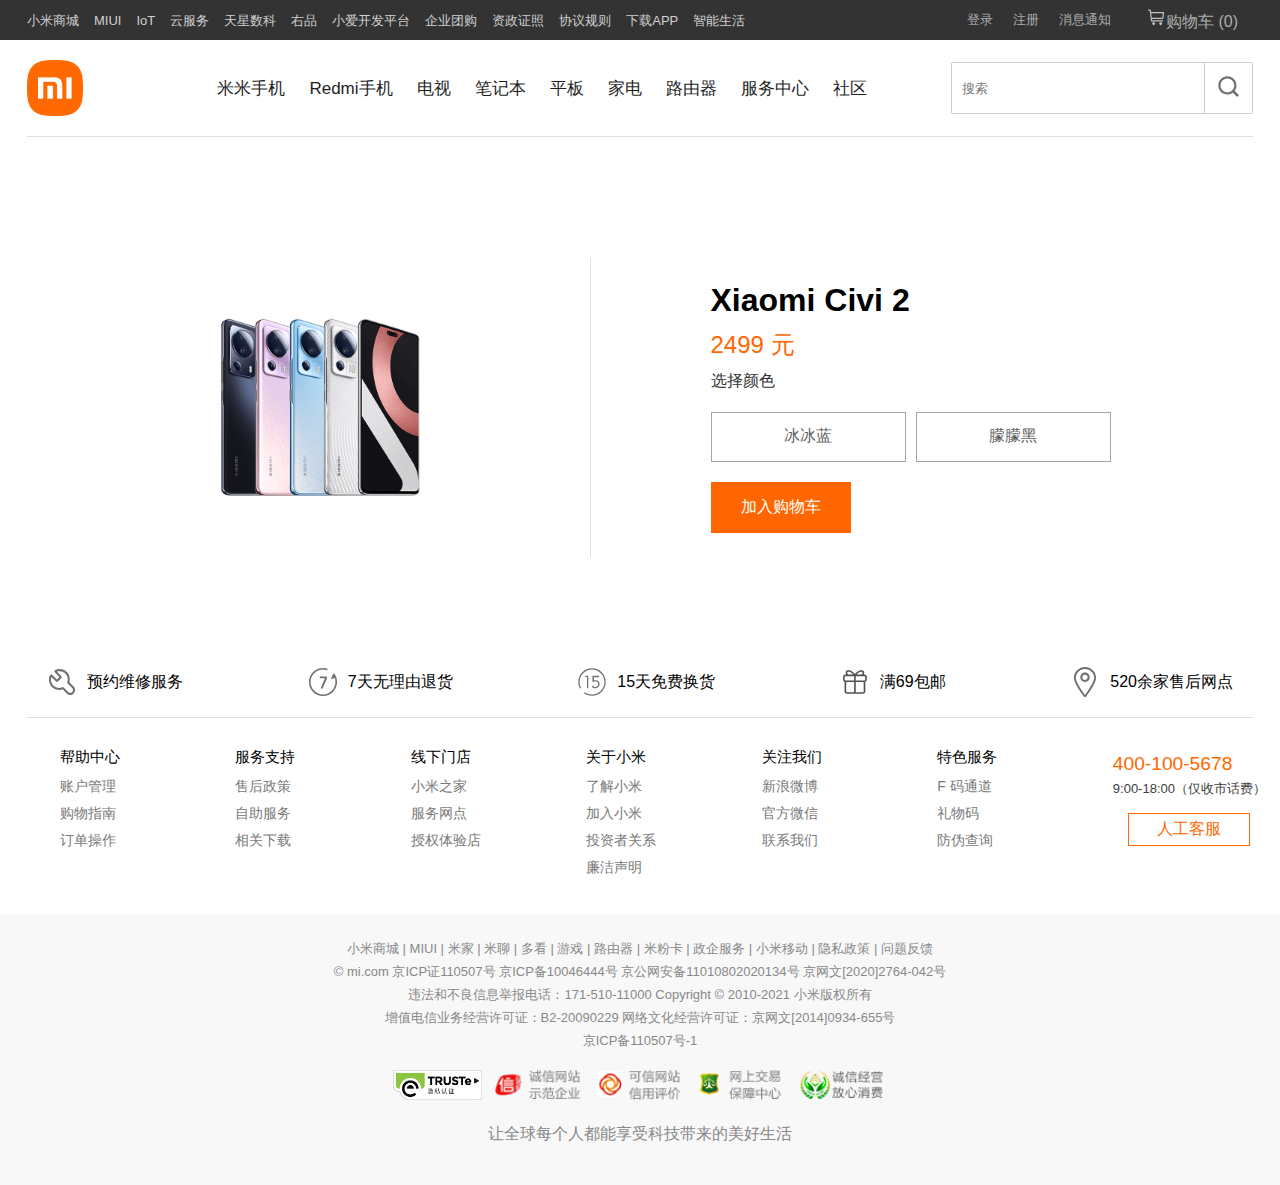
<file: product5.html>
<!DOCTYPE html>
<html lang="en">
<head>
    <meta charset="UTF-8">
    <meta name="viewport" content="width=device-width, initial-scale=1.0">
    <link rel="stylesheet" href="css/product.css">
    <title>Document</title>
</head>
<body>
    <header>
        <div class="top-bar">
            <div class="top-bar-nav">
                <nav>
                    <ul>
                        <li><a href="index.html">小米商城</a></li>
                        <li><a href="#">MIUI</a></li>
                        <li><a href="#">IoT</a></li>
                        <li><a href="#">云服务</a></li>
                        <li><a href="#">天星数科</a></li>
                        <li><a href="#">右品</a></li>
                        <li><a href="#">小爱开发平台</a></li>
                        <li><a href="#">企业团购</a></li>
                        <li><a href="#">资政证照</a></li>
                        <li><a href="#">协议规则</a></li>
                        <li><a href="#">下载APP</a></li>
                        <li><a href="#">智能生活</a></li>
                    </ul>
                </nav>

                <div class="user-menu">
                    <div class="menu">
                        <a href="#" class="menu-item">登录</a>
                        <a href="#" class="menu-item">注册</a>
                        <a href="#" class="menu-item">消息通知</a>
                    </div>
                    <div class="cart">
                        <a href="#" class="cart-item">
                            <svg t="1716475948877" class="icon" viewBox="0 0 1024 1024" version="1.1" xmlns="http://www.w3.org/2000/svg" p-id="1739" width="20" height="20"><path d="M920.99 266.85a29.984 29.984 0 0 0-22.58-10.25H260.03l-12.05-104.41c-1.75-15.14-14.56-26.56-29.8-26.56h-88.09c-16.57 0-30 13.43-30 30s13.43 30 30 30h61.35l60.99 528.59c1.75 15.14 14.56 26.56 29.8 26.56h567.83c16.57 0 30-13.43 30-30s-13.43-30-30-30H308.97l-7.96-69.01h557.65c15.02 0 27.73-11.11 29.73-26l39.75-295.17a30.035 30.035 0 0 0-7.15-23.75z m-88.56 284.91H294.08l-27.13-235.17h597.14l-31.66 235.17z" p-id="1740" fill="#bfbfbf"></path><path d="M338.558404 902.148081a75.76 75.76 0 1 0 107.138949-107.142689 75.76 75.76 0 1 0-107.138949 107.142689Z" p-id="1741" fill="#bfbfbf"></path><path d="M698.22704 902.152789a75.76 75.76 0 1 0 107.138949-107.14269 75.76 75.76 0 1 0-107.138949 107.14269Z" p-id="1742" fill="#bfbfbf"></path></svg>购物车 (0)
                        </a>
                        <div class="cart-dropdown">
                            <p>购物车中还没有商品，赶紧选购吧！</p>
                        </div>
                    </div>
                </div>

                
            </div>
            
        </div>

        <div class="logo-search">

            <div class="header-logo">
                <a class="logo" href="https://www.mi.com/index.html" title="小米官网">小米官网</a>
            </div>

            <nav class="main-nav">
                <ul>
                    <li><a href="#">米米手机</a></li>
                    <li><a href="#">Redmi手机</a></li>
                    <li><a href="#">电视</a></li>
                    <li><a href="#">笔记本</a></li>
                    <li><a href="#">平板</a></li>
                    <li><a href="#">家电</a></li>
                    <li><a href="#">路由器</a></li>
                    <li><a href="#">服务中心</a></li>
                    <li><a href="#">社区</a></li>
                </ul>
            </nav>

            <div class="search-bar">
                <input type="text" placeholder="搜索" class="search-input" />
                <button type="submit" class="search-button">
                    <svg t="1716634468022" class="icon" viewBox="0 0 1024 1024" version="1.1" xmlns="http://www.w3.org/2000/svg" p-id="17277" width="25" height="25"><path d="M466.4 747.2c60.8 0 119.2-19.2 168-56l32.8-24 24-32.8c36.8-48.8 56-107.2 56-168 0-154.4-125.6-280.8-280.8-280.8s-280 126.4-280 280.8c0 155.2 125.6 280.8 280 280.8m408 180.8c-13.6 0-26.4-4.8-36.8-15.2L688.8 763.2c-61.6 46.4-138.4 73.6-221.6 73.6-205.6 0.8-371.2-165.6-371.2-370.4C96 261.6 261.6 96 466.4 96c204.8 0 370.4 165.6 370.4 370.4 0 83.2-27.2 160-73.6 221.6l149.6 149.6c20 20 20 53.6 0 73.6l-1.6 1.6c-9.6 10.4-23.2 15.2-36.8 15.2z" fill="#707070" p-id="17278"></path></svg>
                </button>
            </div>
        </div>

    </header>


    <main>
        
        <div class="product-container">
            <div class="product-image-wrapper">
                <img src="images/product-page5.png" alt="商品图片" class="product-image" id="productImage">
            </div>
            <div class="main-line"></div>
            <div class="product-details">
                <h1>Xiaomi Civi 2</h1>
                <p class="price">2499 元</p>
                <span>选择颜色</span>
                <div class="color-selection">
                    <button class="color-button">冰冰蓝</button>
                    <button class="color-button">朦朦黑</button>
                </div>
                <button class="add-to-cart">加入购物车</button>
            </div>
            <div class="preview-container" id="previewContainer">
                <img src="images/product-page5.png" alt="放大图" class="preview-image" id="previewImage">
            </div>
        </div>

    </main>


    <footer>
        <div class="footer-top">
            <div class="service-item">
                <svg t="1716801941320" class="icon" viewBox="0 0 1024 1024" version="1.1" xmlns="http://www.w3.org/2000/svg" p-id="6149" data-spm-anchor-id="a313x.search_index.0.i0.7ae63a81pYZ8Gt" width="30" height="30"><path d="M792.02 952.73c-45.99 0-87.92-18.07-118.05-50.89l-139-138.98c-82.21 28.85-172.87 27.15-252.72-5.3-43.41-17.73-81.87-43.55-114.33-76.79-46.65-46.63-78.9-106.57-92.95-173.04-5.71-27.08-8.33-54.55-7.79-81.69 0.55-39.65 7.69-78.76 21.2-116.02l0.99-2.49c14.7-36.53 30.03-53.42 50.84-55.53 12.59-1.13 24.84 3.83 33.11 13.5l164.83 164.73 87.66-87.8L264.07 180.7c-15.37-15.35-16.97-39.45-3.76-56.03 16.94-21.31 38.18-29.64 45.37-31.98 38.6-14.34 65.13-18.25 100.39-20.4l3.23-0.16c7.63-0.38 13.85-0.61 20.2-0.61 45.96 0 90.71 8.65 133 25.73 43.2 17.39 81.63 42.73 114.22 75.32 48.2 48.08 80.93 108.93 94.6 175.96 11.73 57.02 9 116.63-7.82 173.36l145.45 145.34c31.08 31.21 48.16 72.72 48.16 116.97 0 1.61-0.05 3.19-0.17 4.78 0.49 42.1-15.83 82.98-45.02 112.78-28.13 32.81-68.26 50.89-113.15 50.89-1.78 0.06-4.26 0.08-6.75 0.08zM411.71 141.66l-2.92 0.14c-22.51 1.4-42.12 3.31-71.7 13.54l156.88 156.89c8.05 8.02 12.51 18.75 12.51 30.19 0 11.44-4.46 22.17-12.56 30.23L368.36 498.4c-16.09 16.17-44.34 16.19-60.45-0.02L151.02 341.6c-9 27.18-13.88 56.14-14.29 85.63-0.44 22.03 1.69 44.23 6.3 66.13 11.26 53.24 36.98 101.14 74.37 138.53 26.05 26.65 56.6 47.17 91.09 61.26 68.54 27.88 147.04 27.38 217.17-1.11a43.04 43.04 0 0 1 16.1-3.15c11.04 0 21.84 4.3 29.96 12.36l152.47 152.48c17.82 19.36 41.56 29.44 67.84 29.44l6.74-0.09c17.34 0 41.97-4.71 60.85-27.22l2.04-2.22c17.25-17.26 26.37-40.4 25.69-65.22l-0.1-3.71 0.28-1.49c-0.35-25.59-10.19-49.12-27.81-66.81l-157.1-156.98c-11.45-11.46-15.4-28.74-10.08-44.05 17.3-49.75 20.97-102.59 10.63-152.88-10.95-53.63-37.09-102.27-75.62-140.7-25.95-25.93-56.58-46.13-91.07-60.01-38.73-15.65-80.26-22.49-122.35-20.22m-94.99 307.67c-0.01 0.02-0.02 0.02-0.03 0.05l0.03-0.05z m37.92-0.09l0.08 0.09a0.242 0.242 0 0 0-0.08-0.09z m87.7-87.76l0.07 0.07-0.07-0.07z m0-37.95c-0.03 0.02-0.06 0.05-0.09 0.09l0.09-0.09z" fill="#707070" p-id="6150"></path></svg>
                <span>预约维修服务</span>
            </div>
            <div class="service-item">
                <svg t="1716802005822" class="icon" viewBox="0 0 1024 1024" version="1.1" xmlns="http://www.w3.org/2000/svg" p-id="8592" width="30" height="30"><path d="M496.64 731.52l147.84-332.16L644.48 324.48 401.92 324.48l-0.64 62.72 177.92-1.28-149.76 345.6L496.64 731.52zM882.56 206.72c-28.16 54.4-109.44 206.72-109.44 206.72l145.28-37.76c7.68 31.36 19.2 102.4 19.2 136.32 0 234.88-190.08 424.96-424.96 424.96-234.88 0-424.96-190.08-424.96-424.96 0-234.88 190.08-424.96 424.96-424.96 49.28 0 96.64 8.32 140.16 23.68 0 0 7.68-25.6 16-52.48C619.52 40.96 567.04 32 512 32 247.04 32 32 247.04 32 512c0 264.96 215.04 480 480 480 264.96 0 480-215.04 480-480C992 396.16 951.04 289.92 882.56 206.72z" p-id="8593" fill="#707070"></path></svg>
                <span>7天无理由退货</span>
            </div>
            <div class="service-item">
                <svg t="1716802048016" class="icon" viewBox="0 0 1024 1024" version="1.1" xmlns="http://www.w3.org/2000/svg" p-id="9766" width="30" height="30"><path d="M631.466667 448c21.333333 0 38.4 4.266667 55.466667 8.533333 17.066667 8.533333 29.866667 17.066667 42.666667 29.866667 12.8 12.8 21.333333 25.6 29.866667 42.666667 8.533333 17.066667 8.533333 34.133333 8.533333 55.466667 0 21.333333-4.266667 38.4-12.8 55.466667-8.533333 17.066667-17.066667 29.866667-29.866667 42.666667-12.8 12.8-29.866667 21.333333-46.933333 29.866667S640 725.333333 622.933333 725.333333c-34.133333 0-59.733333-8.533333-76.8-21.333333s-34.133333-34.133333-46.933333-55.466667l51.2-17.066667c8.533333 17.066667 17.066667 29.866667 29.866667 38.4 12.8 8.533333 29.866667 12.8 46.933333 12.8 12.8 0 25.6-4.266667 34.133333-8.533333 12.8-4.266667 21.333333-12.8 29.866667-21.333333 8.533333-8.533333 12.8-17.066667 21.333333-29.866667 4.266667-12.8 8.533333-25.6 8.533333-38.4 0-17.066667-4.266667-29.866667-8.533333-42.666667-4.266667-12.8-12.8-21.333333-21.333333-29.866667-8.533333-8.533333-21.333333-12.8-34.133333-17.066667s-25.6-4.266667-42.666667-4.266667c-12.8 0-29.866667 4.266667-42.666667 8.533333-17.066667 4.266667-29.866667 12.8-42.666667 17.066667L529.066667 298.666667l226.133333 0 0 46.933333-174.933333 0 0 115.2c8.533333-4.266667 17.066667-8.533333 25.6-8.533333C614.4 448 622.933333 448 631.466667 448zM384 725.333333 341.333333 725.333333 341.333333 341.333333 298.666667 341.333333 256 298.666667l72.533333 0L384 298.666667 384 725.333333zM512 981.333333c-106.666667 0-200.533333-34.133333-281.6-93.866667 12.8-4.266667 25.6-12.8 38.4-25.6C337.066667 908.8 422.4 938.666667 512 938.666667c234.666667 0 426.666667-192 426.666667-426.666667S746.666667 85.333333 512 85.333333 85.333333 277.333333 85.333333 512c0 68.266667 17.066667 132.266667 46.933333 192-12.8 8.533333-21.333333 21.333333-29.866667 34.133333C64 669.866667 42.666667 593.066667 42.666667 512 42.666667 251.733333 251.733333 42.666667 512 42.666667s469.333333 209.066667 469.333333 469.333333S772.266667 981.333333 512 981.333333z" p-id="9767" fill="#707070"></path></svg>
                <span>15天免费换货</span>
            </div>
            <div class="service-item">
                <svg t="1716802090473" class="icon" viewBox="0 0 1024 1024" version="1.1" xmlns="http://www.w3.org/2000/svg" p-id="11860" width="30" height="30"><path d="M836.345598 257.721713l-28.427446 0c14.415314-24.441669 20.741393-47.75463 18.720364-69.379137-1.677199-18.098193-10.254551-43.982724-41.686425-64.611553-26.059516-17.143449-59.57177-21.348214-96.751554-12.059664-60.292178 15.137769-131.649366 67.180052-178.566932 130.073474C462.687386 178.852434 391.387503 126.809127 331.096349 111.671359c-37.210483-9.348925-70.751391-5.114484-96.807836 12.059664-31.404244 20.62883-39.983643 46.51336-41.659819 64.611553-2.02103 21.624507 4.246721 44.937468 18.720364 69.379137l-28.427446 0c-43.043329 0-78.073146 35.056424-78.073146 78.132498l0 100.636025c0 34.075073 22.474874 64.190975 54.991452 74.30431-3.090385 8.550747-4.708232 17.390066-4.708232 26.347065l0 301.923424c0 43.046399 35.069727 78.117149 78.117149 78.117149l552.85857 0c43.044352 0 78.05882-35.069727 78.05882-78.117149L864.166223 537.140587c0-9.014304-1.558495-17.882276-4.649903-26.376741 32.468482-10.169617 54.890144-40.285518 54.890144-74.274634l0-100.609419C914.405441 292.806789 879.390973 257.721713 836.345598 257.721713M786.10638 861.540931 537.426601 861.540931 537.426601 514.636037l248.680802 0c12.394285 0 22.445198 10.110265 22.445198 22.50455l0 301.923424C808.551578 851.459319 798.500665 861.540931 786.10638 861.540931M568.049039 257.721713c39.549761-45.61899 91.462085-81.468476 133.614114-92.043323 21.896706-5.487991 39.807634-3.985778 52.780087 4.565992 13.781888 9.055237 16.23373 17.129122 16.785292 23.227004 2.192945 22.35924-21.784142 52.504818-33.108049 64.250326L568.049039 257.721713zM858.763167 335.880817l0 100.609419c0 12.394285-10.024308 22.473851-22.417569 22.473851L537.426601 458.964086 537.426601 313.390593l298.918997 0C848.738859 313.390593 858.763167 323.488579 858.763167 335.880817M481.812979 514.636037l0 346.904894L233.24781 861.540931c-12.423961 0-22.477944-10.082636-22.477944-22.476921L210.769866 537.140587c0-12.394285 10.053983-22.50455 22.477944-22.50455L481.812979 514.636037zM248.039701 193.471386c0.547469-6.097882 3.03308-14.172791 16.756639-23.227004 12.882402-8.55177 30.794353-10.127661 52.809763-4.565992 41.917692 10.515494 93.773733 46.36805 133.410476 92.043323L281.088398 257.721713C270.948457 247.451812 245.81401 216.366839 248.039701 193.471386M160.445714 335.880817c0-12.391215 10.053983-22.490224 22.474874-22.490224l298.891368 0 0 145.573493L182.920588 458.964086c-12.420891 0-22.474874-10.079566-22.474874-22.473851L160.445714 335.880817z" fill="#515151" p-id="11861"></path></svg>
                <span>满69包邮</span>
            </div>
            <div class="service-item">
                <svg t="1716802125949" class="icon" viewBox="0 0 1024 1024" version="1.1" xmlns="http://www.w3.org/2000/svg" p-id="13114" width="30" height="30"><path d="M511.949885 191.974901c-89.175725 0-161.745087 72.168672-161.745087 160.899187 0 88.685993 72.569362 160.765623 161.745087 160.765623s161.656045-72.07963 161.656045-160.765623c0-88.730514-72.48032-160.899187-161.656045-160.899187z m0 250.431081A89.79902 89.79902 0 0 1 422.061822 352.829567a89.843541 89.843541 0 0 1 179.731604 0c0 49.4184-40.336099 89.576415-89.843541 89.576415zM890.423594 376.737387C890.423594 169.002023 720.620191 0 511.949885 0 303.279578 0 133.565217 169.002023 133.565217 376.737387c0 162.902635 233.023338 491.201087 333.240292 624.76433a56.541773 56.541773 0 0 0 90.288752 0C657.311214 867.938474 890.423594 539.684544 890.423594 376.737387zM517.91571 944.470212l-5.965825 8.058316-5.965825-8.058316c-189.214594-254.794147-306.883811-472.368669-306.883811-567.732825 0-171.717809 140.330447-311.424962 312.849636-311.424961 172.474668 0 312.760594 139.707152 312.760594 311.424961 0.044521 95.408677-117.491133 312.938678-306.794769 567.732825z" fill="#707070" p-id="13115"></path></svg>
                <span>520余家售后网点</span>
            </div>
        </div>
        <div class="footer-middle">
            <div class="footer-links">
                <div class="footer-column">
                    <h3>帮助中心</h3>
                    <ul>
                        <li><a href="#">账户管理</a></li>
                        <li><a href="#">购物指南</a></li>
                        <li><a href="#">订单操作</a></li>
                    </ul>
                </div>
                <div class="footer-column">
                    <h3>服务支持</h3>
                    <ul>
                        <li><a href="#">售后政策</a></li>
                        <li><a href="#">自助服务</a></li>
                        <li><a href="#">相关下载</a></li>
                    </ul>
                </div>
                <div class="footer-column">
                    <h3>线下门店</h3>
                    <ul>
                        <li><a href="#">小米之家</a></li>
                        <li><a href="#">服务网点</a></li>
                        <li><a href="#">授权体验店</a></li>
                    </ul>
                </div>
                <div class="footer-column">
                    <h3>关于小米</h3>
                    <ul>
                        <li><a href="#">了解小米</a></li>
                        <li><a href="#">加入小米</a></li>
                        <li><a href="#">投资者关系</a></li>
                        <li><a href="#">廉洁声明</a></li>
                    </ul>
                </div>
                <div class="footer-column">
                    <h3>关注我们</h3>
                    <ul>
                        <li><a href="#">新浪微博</a></li>
                        <li><a href="#">官方微信</a></li>
                        <li><a href="#">联系我们</a></li>
                    </ul>
                </div>
                <div class="footer-column">
                    <h3>特色服务</h3>
                    <ul>
                        <li><a href="#">F 码通道</a></li>
                        <li><a href="#">礼物码</a></li>
                        <li><a href="#">防伪查询</a></li>
                    </ul>
                </div>
                <div class="footer-contact">
                    <p class="phone">400-100-5678</p>
                    <p>9:00-18:00（仅收市话费）</p>
                    <a href="#" class="btn">人工客服</a>
                </div>
            </div>
        </div>
        <div class="footer-bottom">
            <div class="footer-info">
                <p>小米商城 | MIUI | 米家 | 米聊 | 多看 | 游戏 | 路由器 | 米粉卡 | 政企服务 | 小米移动 | 隐私政策 | 问题反馈</p>
                <p>© mi.com 京ICP证110507号 京ICP备10046444号 京公网安备11010802020134号  京网文[2020]2764-042号</p>
                <p>违法和不良信息举报电话：171-510-11000  Copyright © 2010-2021 小米版权所有</p>
                <p>增值电信业务经营许可证：B2-20090229   网络文化经营许可证：京网文[2014]0934-655号</p>
                <p>京ICP备110507号-1</p>
            </div>
            <div class="footer-certification">
                <a href="#"><img src="images/truste.png" alt="Trust Rank"></a>
                <a href="#"><img src="images/online-business.png" alt="Online Business"></a>
                <a href="#"><img src="images/reliable-cert.png" alt="Reliable Cert"></a>
                <a href="#"><img src="images/honesty-cert.png" alt="Honesty Cert"></a>
                <a href="#"><img src="images/green-cert.png" alt="Green Cert"></a>
            </div>
            <div class="footer-slogan">
                <p>让全球每个人都能享受科技带来的美好生活</p>
            </div>
            
        </div>

    </footer>
    <script src="js/product.js"></script>
</body>
</html>
</file>
<file: css/index.css>
* {
    font-family: Arial, sans-serif;
    margin: 0;
    padding: 0;
}

/*-----------------页面top-----------------*/
.top-bar {/*顶部左边导航栏*/
    flex-direction: row;
    padding: 5px;
    background-color: #333;
}
.top-bar .top-bar-nav{
    width: 1226px;

    margin-left: auto; margin-right: auto;
    display: flex;
    justify-content: space-between;
    align-items: center;
    
}

.top-bar nav ul {
    list-style: none;
    display: flex;
}

.top-bar nav ul li {
    size: 50%;
    margin-right: 15px;
}

.top-bar nav ul li a {
    color: #d0d0d0;
    font-size: small;
    font-weight:lighter;
    text-decoration: none;
}
.top-bar nav ul li a:hover {
    color: #fff;
    font-weight: 300;
    text-decoration: none;
}

.user-menu{/*顶部右边用户栏*/
    padding: 2px 0 2px 0;
    display: flex;
    justify-content: flex-end;
    align-items: center;
}
.menu {
    display: flex;
}

.user-menu .menu .menu-item {
    color: #adadad;
    font-size: small;
    font-weight: normal;

    text-decoration: none;
    margin-right: 20px;
    transition: color 0.3s;
}
.user-menu .menu .menu-item:hover {
    color: #ffffff;
}

.user-menu .cart {
    position: relative;
}

.user-menu .cart .cart-item {
    color: #adadad;
    text-decoration: none;
    
    transition: color 0.3s, background-color 0.3s;
    padding: 10px 15px;
}

.cart-item:hover,.cart:hover>.cart-item{
    color: #ff9900;
    background-color: white;
}


.cart-dropdown {
    display: none;
    position: absolute;
    top: 125%;
    right: 0;
    background-color: white;
    color: black;
    padding: 37px;
    box-shadow: 0 2px 10px rgba(0,0,0,0.1);
    white-space: nowrap;
}

.cart:hover .cart-dropdown {
    display: block;
}


/*--------------------内容----------------------*/
main{
    width: 1226px;
    margin-left: auto; margin-right: auto;
}


/*logo*/
.logo-search {
    display: flex;
    align-items: center;
    justify-content: space-between;
    padding: 20px 0 20px 0;
    
}

.logo-search .header-logo .logo{
    background: url('../images/logo.png') no-repeat center center; /* 设置背景图 */
    background-size: contain; /* 使背景图适应元素大小 */
    display: block;
    width: 56px; /* 根据实际情况调整 */
    height: 56px; /* 根据实际情况调整 */
    text-indent: -9999px; /* 将文字移出可视区域 */
    overflow: hidden;
    position: relative;
}



/*顶部导航栏*/
.main-nav ul {
    list-style: none;
    display: flex;
    justify-content: center;
    padding: 0 0 0 50px;
    background-color: #ffffff;
}

.main-nav ul li {
    margin: 0 12px;
}

.main-nav ul li a {
    text-decoration: none;
    font-size:17px;
    color: #1e1e1e;
    font-weight:normal
}
.main-nav ul li a:hover {
    color: #ff7300;
}


/*搜索框*/
.search-bar {
    display: flex;
    align-items: center;

    width: 300px;
    height: 50px;

    border: 1px solid #ccc;
    border-radius: 2px;
    overflow: hidden;
}

.search-bar .search-input {
    border: none;
    padding: 10px;
    flex-grow: 1;
    outline: none;
}

.search-bar button {
    border: none;
    padding:11px;
    background-color: white;
    border-left: 1px solid #ccc;

    cursor: pointer;
}

/*侧边多级导航与主热门滚动图片*/

.top-show {
    display: flex;
    height: 460px;
}

.top-show .sidebar {
    position: relative;/* 子导航栏相对于父导航栏定位 */
    width: 20%;
    height: 100%;
    background-color: rgb(64, 67, 75);
    color: #fff;
    /*覆盖下方图片*/
    z-index: 1;
    
}

.top-show .sidebar .nav {
    margin-top: 20px;
    margin-bottom: 20px;
}


.top-show .sidebar .nav a {
    color: white;
    text-decoration: none;
    display: block;
    padding: 10px;
    transition: background-color 0.3s;

    display: flex;
    justify-content: space-between;
}

.top-show .sidebar .nav li a:hover {
    background-color: #f46e3a;
}

.top-show .sidebar .nav .sub-nav {/* 初始状态下隐藏子导航栏 */
    list-style-type: none;
    
    display: none;
    background-color: rgb(255, 255, 255);

    border: 1px solid #ffffff;

    position: absolute;
    left: 100%; 
    top: 0; 

    width: 1050px; 
    height: 99.5%;
    box-shadow: 0 2px 5px rgba(77, 77, 77, 0.2);

}

.top-show .sidebar .nav .sub-nav a {
    padding-left: 30px;
}

.top-show>.sidebar>.nav>li:hover>.sub-nav {/* 光标悬停在父导航项上时显示子导航栏 */
    display: flex;
    justify-content: space-evenly;
    align-items: center;
    flex-wrap: wrap;
}

.top-show .sidebar .nav .sub-nav > li {
    display: flex;
    justify-content: space-evenly;
    flex: 1 1 25%; 
    padding: 10px;
    box-sizing: border-box;
}

.top-show .sidebar .nav .sub-nav > li > a {
    display: block;
    padding: 10px;
    color: #000000;

    text-decoration: none;
    background-color: #ffffff;
    text-align: center;
}


.top-show .sidebar .nav .sub-nav > li  a:hover {
    color: #ff0000;
}
.top-show .sidebar .nav .sub-nav > li  img {
    width: 40px;
    height: 40px;
}

/*主热门滚动图片*/
.top-show .carousel {
    position: relative;
    width: 980.81px;
    height: 100%;
    overflow: hidden;
}

.carousel-inner {
    display: flex;
    transition: transform 0.5s ease;
}

.carousel-item img{
    width: 980.81px;
    height: 460px;
}

.carousel-indicators {
    position: absolute;
    bottom: 10px;
    left: 50%;
    transform: translateX(-50%);
    display: flex;
    justify-content: center;
}

.indicator {
    width: 10px;
    height: 10px;
    background-color: rgba(255, 255, 255, 0.5);
    border-radius: 50%;
    margin: 0 5px;
    cursor: pointer;
}

.indicator.active {
    background-color: rgba(255, 255, 255, 1);
}

/*服务导航栏与热门商品图片链接*/

.top-container {
    display: flex;
    justify-content: space-between;
    
    background-color: white;
    width: 100%;
    height: 100%;
    padding: 15px 0 30px 0;
    
}

.top-container .navigation {
    display: flex;
    justify-content:space-between;
    flex-wrap: wrap;
    width: 234px;
    height: 170px;
    background-color: #5c5245;
    
}

.top-container .navigation .nav-item {
    display: flex;
    flex-direction: column;
    align-items: center;
    justify-content:center;
    width: 33%;
    height: 50%;
    box-sizing: border-box;

    border-top: 1px solid  rgb(126, 126, 126);
    border-right: 1px solid rgb(126, 126, 126);

    
}

.top-container .navigation .nav-item a{
    color: rgb(191, 191, 191);
    text-align: center;
    padding-top: 2px;
    font-size: small;
    text-decoration: none;
    
}

.top-container .navigation .nav-item a:hover{
    color: white;
}

.top-container .link-item .home-promo-list {
    margin: 0;
    padding: 0;
    list-style-type: none
}

.top-container .link-item .home-promo-list li {
    float: left;
    width: 316px;
    height: 170px;
    margin-left: 15px;
    -webkit-transition: -webkit-box-shadow .2s linear;
    transition: box-shadow .2s linear
}

.top-container .link-item .home-promo-list li:hover {
    z-index: 2;
    -webkit-box-shadow: 0 15px 30px rgba(0,0,0,0.1);
    box-shadow: 0 15px 30px rgba(0,0,0,0.1)
}

.top-container .link-item .home-promo-list li.first {
    margin-left: 0
}

.top-container .link-item .home-promo-list a {
    display: block;
    height: 170px
}

.top-container .link-item .home-promo-list img {
    width: 316px;
    height: 170px
}


/*主页面分类展示*/

.main-show{
    font-family: Arial, sans-serif;
    margin: 0;
    padding: 0;
    background-color: rgb(250, 250, 250);

}
.main-show .title{
    padding: 20px;
    display: flex;
    justify-content: space-between;
}
.main-show .title p{
    color: rgb(34, 34, 34);
    font-size: 20px;
}
.main-show .title a{
    color: rgb(40, 40, 40);
    text-decoration: none;
}
.main-show .show{
    width: 100%;
    height: 628px;
    box-shadow: 0 0 10px rgba(0,0,0,0.1);

    display: flex;
    justify-content: space-between;
}
.main-show .show .main-product {
    width: 40%;
    padding-right: 10px;
}

.main-show .show .main-product img {
    width: 234px;
    height: 628px;
}


.main-show .show .product-grid {
    display: flex;
    justify-content: space-between;
    flex-wrap: wrap;
    
}

.main-show .show .product-grid .product-card {
    background-color: white;
    border: 1px solid #eee;
    box-shadow: 0 0 5px rgba(0,0,0,0.1);
    width: calc(25% - 20px);
    height: auto;
    box-sizing: border-box;
    
    position: relative;
    display: flex;
    flex-direction: column;
    /*垂直上下居中*/
    
    align-items: center;
    text-align: center;

    padding-top: 10px;

}

.main-show .show .product-grid .product-card img {
    width: 70%;
    height: auto;
}

.main-show .show .product-grid .product-card h3 {
    font-size: 16px;
    font-weight: normal;
    margin: 10px 0;
}

.main-show .show .product-grid .product-card p {
    margin: 5px 0;
    font-size: 12px;
    color: #666;
}


.main-show .footer-show img{
    margin-top: 20px;
    height: auto;
    width:100%;
}
/*页面尾部*/

.footer {
    background-color: #f5f5f5;
    color: #333;
    padding-top: 20px;
    font-size: 14px;
    line-height: 1.6;
    
}

.footer-top {
    display: flex;
    margin: 30px auto 0 auto;
    width: 1226px;
    justify-content: space-between;
    padding-bottom: 20px;
    border-bottom: 1px solid #e0e0e0;
}

.service-item {
    text-align: center;
    margin: 0 20px;
    display: flex;
    align-items: center;
    font-size: 16px;
}

.service-item .icon {
    font-size: 24px;
    margin-right: 10px;
}
.service-item span:hover {
    color: #ff6700;
    
}


.footer-middle {

    margin: 0 auto 0 auto;
    width: 1226px;
    display: flex;
    justify-content: space-between;
    padding: 20px 50px;
}

.footer-links {
    display: flex;
    flex-wrap: wrap;
    flex: 1;
}

.footer-column {
    flex: 1;
    margin: 10px;
}

.footer-column h3 {
    font-size: 15px;
    font-weight: normal;
    margin-bottom: 10px;
}

.footer-column ul {
    list-style: none;
    padding: 0;
    margin: 0;
}

.footer-column ul li {
    margin-bottom: 8px;
}

.footer-column ul li a {
    font-size: 14px;
    font-weight: normal;
    text-decoration: none;
    color: #797979;
}

.footer-column ul li a:hover {
    color: #ff6700;
}

.footer-contact {
    margin: 10px;
    
}
.footer-contact p {
    margin: 5px 0;
    font-size: small;
    color: #3d3d3d;
    font-weight: lighter;
}
.footer-contact .phone {
    font-size: larger;
    color: #ff6700;
}

.footer-contact .btn {
    display: inline-block;
    margin-top: 10px;
    padding: 5px 10px;
    border: 1px solid #ff6700;
    color: #ff6700;
    text-decoration: none;
    width: 100px;
    text-align: center;
    /*行内居中*/
    
    margin: 10px 0 0 15px;
    
    transition: background-color 0.3s, color 0.3s;
}

.footer-contact .btn:hover {
    background-color: #ff6700;
    color: #fff;
}

.footer-bottom {
    background-color: #f8f8f8;
    padding: 20px 50px;
}

.footer-info {
    text-align: center;
    margin-bottom: 20px;
}

.footer-info p {
    margin: 5px 0;
    color: #888;
    font-size: small;
}
.footer-info p:hover {
    color: #ff6700;
}


.footer-certification {
    display: flex;
    justify-content: center;
    gap: 10px;
    margin-bottom: 20px;
}

.footer-certification img {
    height: 30px;
}

.footer-slogan {
    text-align: center;
    font-size: normal;
    font-family: 宋体;
    padding-bottom: 20px;
    color: #888;
}
</file>
<file: css/cart.css>
*{
    margin: 0;
    padding: 0;
    box-sizing: border-box;

}
/*页面头部*/
header {
    background-color: #fff;
    border-bottom: 2px solid #ff3300ca;
    width: 100%;
}
.header {
    display: flex;
    justify-content: space-between;
    align-items: center;
    
    width: 1226px;
    margin: 0 auto;
    height: 100px;
}
.header .header-top{
    display: flex;
    justify-content: space-between;
    align-items: center;
    height: 100px;
}
.header .header-top p{
    font-size: 28px;
    font-weight: normal;
    color: #434343;
    margin-left: 40px;

}

.header .header-top .logo{/*logo*/
    background: url('../images/logo.png') no-repeat center center; /* 设置背景图 */
    background-size: contain;
    display: block;
    width: 56px;
    height: 56px; 
    text-indent: -9999px; 
    overflow: hidden;
    position: relative;
}
.header .sign-log a{
    color: #797979;
    font-size: small;
    text-decoration: none;
}
/*页面主内容*/
main{
    background-color: #f5f5f5;
    margin: 0 auto 0 auto;
    padding: 0 0 40px 0;
    height: 1850px;
    
}
main .shopchar{

    width: 1226px;
    height: 500px;
    margin: 0 auto 0 auto;

    display: flex;
    justify-content: space-evenly;
    align-items: center;
}
main .shopchar .shoptext h1{
    color: #9d9d9d;
    font-size: 35px;
}
main .shopchar .shoptext p{
    color: #9d9d9d;
    font-size: larger;
}
main .shopchar .shoptext .button{
    padding: 20px 0 0 0;
    display: flex;
    justify-content: space-between;
    align-items: center;

}
main .shopchar .shoptext .button button{
    padding: 13px 55px 13px 55px;
    background-color: #ff6700;
    color: #fff;
    border: none;
    font-size: 15px;
}
main .shopchar .shoptext .button .button2{
    padding: 13px 50px 13px 50px;
    background-color: #fefefe;
    color: #ff6700;
    font-size: 15px;
    border: 1px solid #ff6700;
}
/*页面中间文本为您推荐*/
.middle-text{
    display: flex;
    align-items: center;
    justify-content: center;
    width: 1226px;
    margin: 0 auto 0 auto;
}
.middle-text p{
    font-size: 30px;
    font-weight: 400;
    color: #757575;
    /*将文字放置在中间*/
    text-align: center;
    margin: 0 100px 0 100px;
}
.middle-text .line{/*文本中间两条线*/
    flex-grow: 1;
    height: 1px;
    background-color: #ccc;
    margin: 0 10px;
}
/*热门推荐*/
.show{
    display: flex;
    justify-content: space-between;

    width: 1226px;
    height: 1000px;
    margin: 30px auto 0 auto;
}
.show .main-product {
    width: 40%;
    padding-right: 10px;
}

.show .main-product img {
    width: 234px;
    height: 628px;
}


.show .product-grid {
    display: flex;
    justify-content: space-between;
    flex-wrap: wrap;
    gap: 10px;
    
}

.show .product-grid .product-card {
    background-color: rgb(250, 250, 250);
    border: 1px solid #eee;
    box-shadow: 0 0 5px rgba(0,0,0,0.1);
    width: 234px;
    height: 300px;
    box-sizing: border-box;
    
    position: relative;
    display: flex;
    flex-direction: column;
    /*垂直上下居中*/
    
    align-items: center;
    text-align: center;    

}

.show .product-grid .product-card img {
    width: 50%;
    height: auto;
}

.show .product-grid .product-card h3 {
    font-size: 16px;
    font-weight: normal;
    margin: 10px 0;
}

.show .product-grid .product-card p {
    margin: 5px 0;
    font-size: 12px;
    color: #666;
}




/*页面尾部*/
.footer {
    background-color: #f5f5f5;
    color: #333;
    padding-top: 20px;
    font-size: 14px;
    line-height: 1.6;
    /*将页面尾部放置在底部*/
    position: fixed;
    left: 0;
    bottom: 0;
    width: 100%;
}
    

.footer-top {
    display: flex;
    margin: 30px auto 0 auto;
    width: 1226px;
    justify-content: space-between;
    padding-bottom: 20px;
    border-bottom: 1px solid #e0e0e0;
}

.service-item {
    text-align: center;
    margin: 0 20px;
    display: flex;
    align-items: center;
    font-size: 16px;
}

.service-item .icon {
    font-size: 24px;
    margin-right: 10px;
}
.service-item span:hover {
    color: #ff6700;
    
}


.footer-middle {

    margin: 0 auto 0 auto;
    width: 1226px;
    display: flex;
    justify-content: space-between;
    padding: 20px 50px;
}

.footer-links {
    display: flex;
    flex-wrap: wrap;
    flex: 1;
}

.footer-column {
    flex: 1;
    margin: 10px;
}

.footer-column h3 {
    font-size: 15px;
    font-weight: normal;
    margin-bottom: 10px;
}

.footer-column ul {
    list-style: none;
    padding: 0;
    margin: 0;
}

.footer-column ul li {
    margin-bottom: 8px;
}

.footer-column ul li a {
    font-size: 14px;
    font-weight: normal;
    text-decoration: none;
    color: #797979;
}

.footer-column ul li a:hover {
    color: #ff6700;
}

.footer-contact {
    margin: 10px;
    
}
.footer-contact p {
    margin: 5px 0;
    font-size: small;
    color: #3d3d3d;
    font-weight: lighter;
}
.footer-contact .phone {
    font-size: larger;
    font-weight: bolder;
    color: #ff6700;
}

.footer-contact .btn {
    display: inline-block;
    margin-top: 10px;
    padding: 5px 10px;
    border: 1px solid #ff6700;
    color: #ff6700;
    text-decoration: none;
    width: 100px;
    text-align: center;
    /*行内居中*/
    
    margin: 10px 0 0 15px;
    
    transition: background-color 0.3s, color 0.3s;
}

.footer-contact .btn:hover {
    background-color: #ff6700;
    color: #fff;
}

.footer-bottom {
    background-color: #f8f8f8;
    padding: 20px 50px;
}

.footer-info {
    text-align: center;
    margin-bottom: 20px;
}

.footer-info p {
    margin: 5px 0;
    color: #888;
    font-size: small;
}
.footer-info p:hover {
    color: #ff6700;
}


.footer-certification {
    display: flex;
    justify-content: center;
    gap: 10px;
    margin-bottom: 20px;
}

.footer-certification img {
    height: 30px;
}

.footer-slogan {
    text-align: center;
    font-size: normal;
    font-family: 宋体;
    padding-bottom: 20px;
    color: #888;
}
</file>
<file: css/product.css>
* {
    font-family: Arial, sans-serif;
    margin: 0;
    padding: 0;
}
/*---------------顶部*/
/*顶部左边导航栏*/
.top-bar {
    flex-direction: row;
    padding: 5px;
    background-color: #333;
}
.top-bar .top-bar-nav{
    width: 1226px;

    margin-left: auto; margin-right: auto;
    display: flex;
    justify-content: space-between;
    align-items: center;
    
}

.top-bar nav ul {
    list-style: none;
    display: flex;
}

.top-bar nav ul li {
    size: 50%;
    margin-right: 15px;
}

.top-bar nav ul li a {
    color: #d0d0d0;
    font-size: small;
    font-weight:lighter;
    text-decoration: none;
}
.top-bar nav ul li a:hover {
    color: #fff;
    font-weight: 300;
    text-decoration: none;
}

.user-menu{/*顶部右边用户栏*/
    padding: 2px 0 2px 0;
    display: flex;
    justify-content: flex-end;
    align-items: center;
}
.menu {
    display: flex;
}

.user-menu .menu .menu-item {
    color: #adadad;
    font-size: small;
    font-weight: normal;

    text-decoration: none;
    margin-right: 20px;
    transition: color 0.3s;
}
.user-menu .menu .menu-item:hover {
    color: #ffffff;
}

.user-menu .cart {
    position: relative;
}

.user-menu .cart .cart-item {
    color: #adadad;
    text-decoration: none;
    
    transition: color 0.3s, background-color 0.3s;
    padding: 10px 15px;
}

.cart-item:hover,.cart:hover>.cart-item{
    color: #ff9900;
    background-color: white;
}


.cart-dropdown {
    display: none;
    position: absolute;
    top: 125%;
    right: 0;
    background-color: white;
    color: black;
    padding: 37px;
    box-shadow: 0 2px 10px rgba(0,0,0,0.1);
    white-space: nowrap;
}

.cart:hover .cart-dropdown {
    display: block;
}
/*顶部分类栏*/
.logo-search {
    display: flex;
    align-items: center;
    justify-content: space-between;
    padding: 20px 0 20px 0;
    width: 1226px;   
    margin: 0 auto 0 auto; 
}

.logo-search .header-logo .logo{
    background: url('../images/logo.png') no-repeat center center; /* 设置背景图 */
    background-size: contain; /* 使背景图适应元素大小 */
    display: block;
    width: 56px; /* 根据实际情况调整 */
    height: 56px; /* 根据实际情况调整 */
    text-indent: -9999px; /* 将文字移出可视区域 */
    overflow: hidden;
    position: relative;
}

.main-nav ul {
    list-style: none;
    display: flex;
    justify-content: center;
    padding: 0 0 0 50px;
    background-color: #ffffff;
}

.main-nav ul li {
    margin: 0 12px;
}

.main-nav ul li a {
    text-decoration: none;
    font-size:17px;
    color: #1e1e1e;
    font-weight:normal
}
.main-nav ul li a:hover {
    color: #ff7300;
}


/*搜索框*/
.search-bar {
    display: flex;
    align-items: center;

    width: 300px;
    height: 50px;

    border: 1px solid #ccc;
    border-radius: 2px;
    overflow: hidden;
}

.search-bar .search-input {
    border: none;
    padding: 10px;
    flex-grow: 1;
    outline: none;
}

.search-bar button {
    border: none;
    padding:11px;
    background-color: white;
    border-left: 1px solid #ccc;

    cursor: pointer;
}

/*--------------主页内容---------------*/
main{
    border-top: 1px solid #e0e0e0;

    width: 1226px;
    height: 500px;;
    margin: 0 auto 0 auto; 
}

.product-container {
    display: flex;
    justify-content: center;
    align-items: center;
    gap: 20px;
    margin: 100px auto 0 auto; 
}

.product-image-wrapper {
    width: 300px;
    height: 300px;
    padding: 0 100px 0 100px;
    overflow: hidden;
    position: relative;
}

.product-image {
    width: 100%;
    height: 100%;
    object-fit: cover;
    transition: transform 0.3s ease;
}

.product-container .main-line {/* 竖线 */
    width: 1px; 
    height: 300px; 
    background-color: #e0e0e0;; 
    margin: 20px 0; 

}

.product-details {
    padding: 0 100px 0 100px;
    max-width: 400px;
}

.price {
    font-size: 24px;
    color: #ff6600;
    margin: 10px 0;
}
.product-details span {
    font-size: 16px;
    color: #333;
}
.color-selection {
    margin: 20px 0;
    display: flex;
    justify-content: space-evenly;
    align-items: center;
    gap: 10px;
}

.color-button {
    width: 500px;
    height: 50px;
    border: 1px solid #a5a5a5;
    background-color: #fff;
    cursor: pointer;

    color: #5e5e5e;
    font-size: 16px;
}
.color-button:hover {
    color: #ff6600;
}

.add-to-cart {
    padding: 15px 30px;
    background-color: #ff6600;
    color: #fff;
    border: none;
    cursor: pointer;
    font-size: 16px;
}

.add-to-cart:hover {
    background-color: #e55a00;
}
/*预览图片*/
.preview-container {
    display: none;
    position: absolute;
    
    left: calc(100% + 20px);
    width: 500px;
    height: 500px;
    overflow: hidden;

    background-color: #ffffff;
    z-index: 1000;
}

.preview-image {
    width: 100%;
    height: 100%;
    object-fit: cover;
}


/*---------------页面尾部--------------*/

.footer {
    background-color: #f5f5f5;
    color: #333;
    padding-top: 20px;
    font-size: 14px;
    line-height: 1.6;
    
}

.footer-top {
    display: flex;
    margin: 30px auto 0 auto;
    width: 1226px;
    justify-content: space-between;
    padding-bottom: 20px;
    border-bottom: 1px solid #e0e0e0;
}

.service-item {
    text-align: center;
    margin: 0 20px;
    display: flex;
    align-items: center;
    font-size: 16px;
}

.service-item .icon {
    font-size: 24px;
    margin-right: 10px;
}
.service-item span:hover {
    color: #ff6700;
    
}


.footer-middle {

    margin: 0 auto 0 auto;
    width: 1226px;
    display: flex;
    justify-content: space-between;
    padding: 20px 50px;
}

.footer-links {
    display: flex;
    flex-wrap: wrap;
    flex: 1;
}

.footer-column {
    flex: 1;
    margin: 10px;
}

.footer-column h3 {
    font-size: 15px;
    font-weight: normal;
    margin-bottom: 10px;
}

.footer-column ul {
    list-style: none;
    padding: 0;
    margin: 0;
}

.footer-column ul li {
    margin-bottom: 8px;
}

.footer-column ul li a {
    font-size: 14px;
    font-weight: normal;
    text-decoration: none;
    color: #797979;
}

.footer-column ul li a:hover {
    color: #ff6700;
}

.footer-contact {
    margin: 10px;
    
}
.footer-contact p {
    margin: 5px 0;
    font-size: small;
    color: #3d3d3d;
    font-weight: lighter;
}
.footer-contact .phone {
    font-size: larger;
    color: #ff6700;
}

.footer-contact .btn {
    display: inline-block;
    margin-top: 10px;
    padding: 5px 10px;
    border: 1px solid #ff6700;
    color: #ff6700;
    text-decoration: none;
    width: 100px;
    text-align: center;
    /*行内居中*/
    
    margin: 10px 0 0 15px;
    
    transition: background-color 0.3s, color 0.3s;
}

.footer-contact .btn:hover {
    background-color: #ff6700;
    color: #fff;
}

.footer-bottom {
    background-color: #f8f8f8;
    padding: 20px 50px;
}

.footer-info {
    text-align: center;
    margin-bottom: 20px;
}

.footer-info p {
    margin: 5px 0;
    color: #888;
    font-size: small;
}
.footer-info p:hover {
    color: #ff6700;
}


.footer-certification {
    display: flex;
    justify-content: center;
    gap: 10px;
    margin-bottom: 20px;
}

.footer-certification img {
    height: 30px;
}

.footer-slogan {
    text-align: center;
    font-size: normal;
    font-family: 宋体;
    padding-bottom: 20px;
    color: #888;
}
</file>
